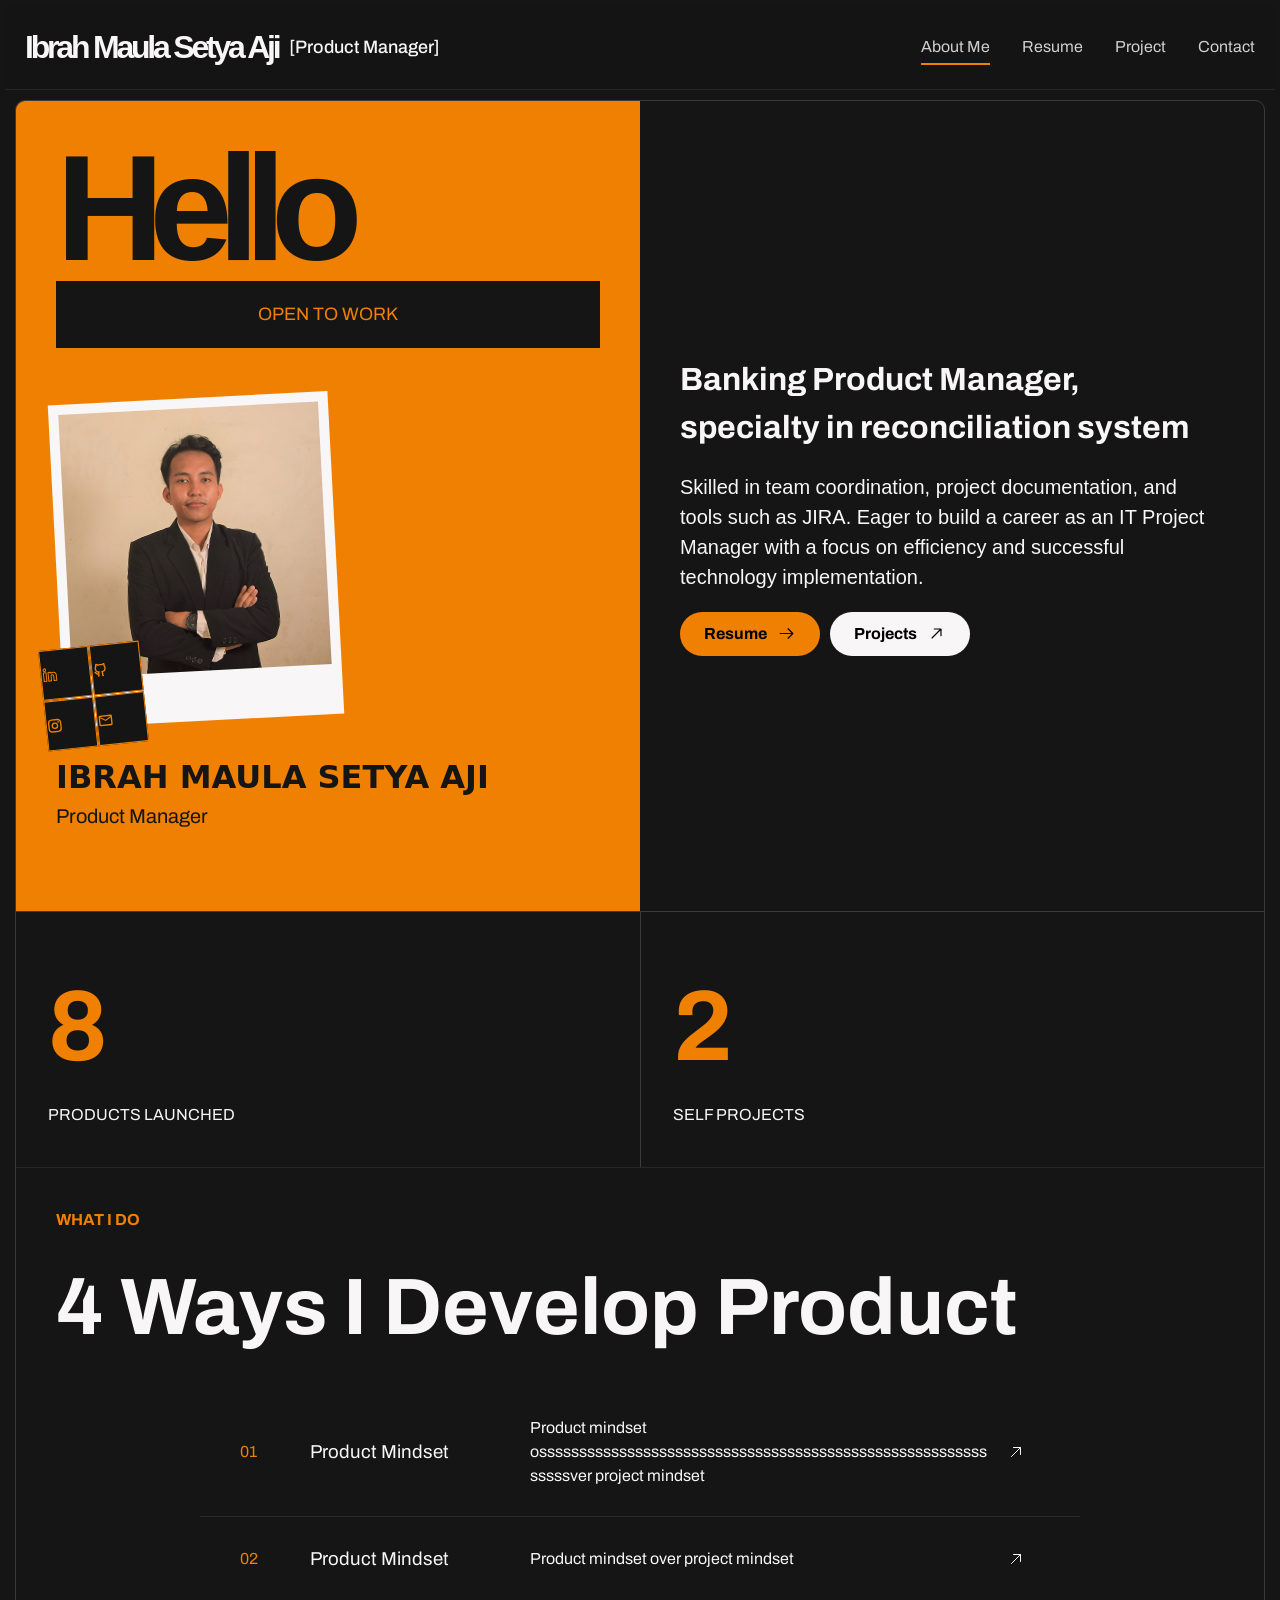
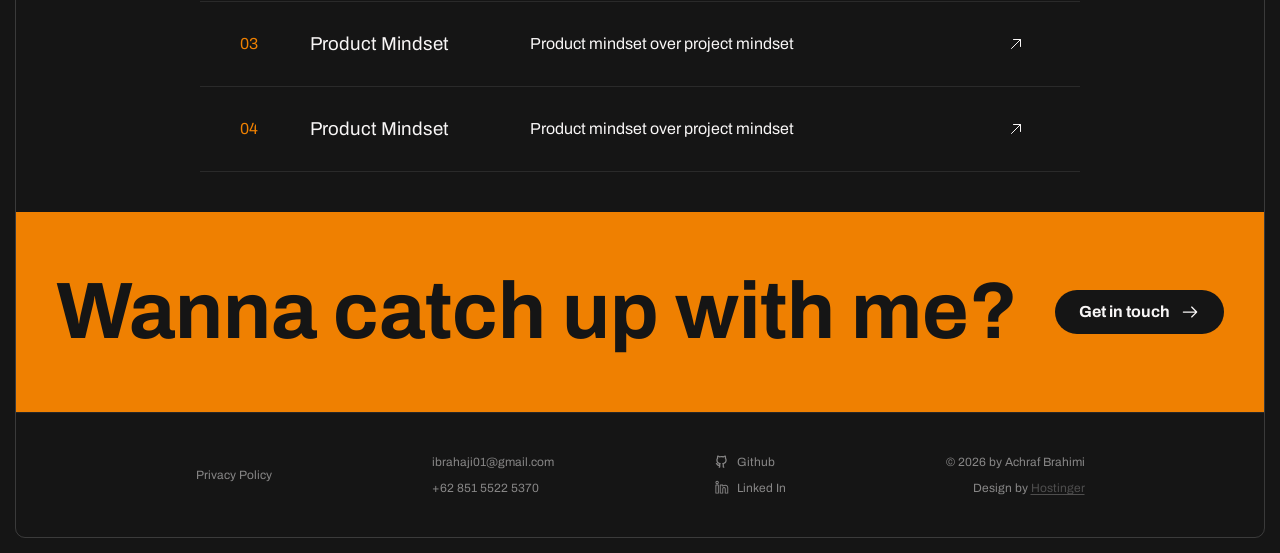
<file: index.html>
<!doctype html>
<html lang="en">
  <head>
    <meta charset="UTF-8" />
    <meta name="viewport" content="width=device-width, initial-scale=1.0" />
    <title>Home</title>
    <link rel="stylesheet" href="style/main.css" />
    <link href="https://fonts.googleapis.com/css?family=Archivo" rel="stylesheet" />
    <style></style>
  </head>
  <body>
    <!--================ NAVBAR ================-->
    <header class="navbar">
      <div class="navbar-container">
        <div class="navbar-inner">
          <!--================ MAIN BRAND ================-->
          <a href="/index.html" class="navbar-inner-brand" aria-label="Ibrah Maula - Home">
            <span class="navbar-inner-brand-name">Ibrah Maula Setya Aji</span>
            <span class="navbar-inner-brand-role">[Product Manager]</span>
          </a>

          <!--================ SIDE NAVIGATION ================-->
          <button class="navbar-hamburger" id="navbar-hamburger-btn" aria-label="hamburger-nav-open">
            <svg width="40" height="40" viewBox="0 0 20 20" fill="none" xmlns="http://www.w3.org/2000/svg">
              <rect x="0.25" y="0.25" width="19.5" height="19.5" rx="9.75" stroke="#D0D0D0" stroke-opacity="0.5" stroke-width="0.5" />
              <g clip-path="url(#clip0_791_314)">
                <path
                  d="M4.5 6.66667C4.5 6.29848 4.79848 6 5.16667 6H14.8333C15.2015 6 15.5 6.29848 15.5 6.66667C15.5 7.03486 15.2015 7.33333 14.8333 7.33333H5.16667C4.79848 7.33333 4.5 7.03486 4.5 6.66667ZM4.5 10C4.5 9.63181 4.79848 9.33333 5.16667 9.33333H14.8333C15.2015 9.33333 15.5 9.63181 15.5 10C15.5 10.3682 15.2015 10.6667 14.8333 10.6667H5.16667C4.79848 10.6667 4.5 10.3682 4.5 10ZM4.5 13.3333C4.5 12.9651 4.79848 12.6667 5.16667 12.6667H14.8333C15.2015 12.6667 15.5 12.9651 15.5 13.3333C15.5 13.7015 15.2015 14 14.8333 14H5.16667C4.79848 14 4.5 13.7015 4.5 13.3333Z"
                  fill="#F8F6F6"
                />
              </g>
              <defs>
                <clipPath id="clip0_791_314">
                  <rect width="11" height="8" fill="white" transform="translate(4.5 6)" />
                </clipPath>
              </defs>
            </svg>
          </button>

          <!--================ MAIN NAVIGATION ================-->
          <nav class="navbar-inner-nav" aria-label="Main Navigation">
            <a href="/index.html" class="navbar-inner-nav-link" aria-current="page">About Me</a>
            <a href="/resume.html" class="navbar-inner-nav-link">Resume</a>
            <a href="/project.html" class="navbar-inner-nav-link">Project</a>
            <a href="/contact.html" class="navbar-inner-nav-link">Contact</a>
          </nav>
        </div>
      </div>
    </header>
    <div class="main-border">
      <main>
        <!--================ PROFILE SECTION ================-->
        <section class="main-profile">
          <div class="main-profile-left">
            <div class="main-profile-left-head">
              <h1>Hello</h1>
              <h4>OPEN TO WORK</h4>
            </div>
            <div class="main-profile-left-body">
              <div class="main-profile-left-body-profilepicture">
                <img src="img\Ibrah Maula 3.png" alt="Ibrah Maula" />
                <div class="main-profile-left-body-profilepicture-social">
                  <button>
                    <svg xmlns="http://www.w3.org/2000/svg" width="1em" height="1em" viewBox="0 0 24 24" stroke="none">
                      <title>linkedin-outline</title>
                      <path
                        fill-rule="evenodd"
                        d="M5 1.25a2.75 2.75 0 1 0 0 5.5a2.75 2.75 0 0 0 0-5.5M3.75 4a1.25 1.25 0 1 1 2.5 0a1.25 1.25 0 0 1-2.5 0m-1.5 4A.75.75 0 0 1 3 7.25h4a.75.75 0 0 1 .75.75v13a.75.75 0 0 1-.75.75H3a.75.75 0 0 1-.75-.75zm1.5.75v11.5h2.5V8.75zM9.25 8a.75.75 0 0 1 .75-.75h4a.75.75 0 0 1 .75.75v.434l.435-.187a7.8 7.8 0 0 1 2.358-.595C20.318 7.4 22.75 9.58 22.75 12.38V21a.75.75 0 0 1-.75.75h-4a.75.75 0 0 1-.75-.75v-7a1.25 1.25 0 0 0-2.5 0v7a.75.75 0 0 1-.75.75h-4a.75.75 0 0 1-.75-.75zm1.5.75v11.5h2.5V14a2.75 2.75 0 1 1 5.5 0v6.25h2.5v-7.87c0-1.904-1.661-3.408-3.57-3.234a6.3 6.3 0 0 0-1.904.48l-1.48.635a.75.75 0 0 1-1.046-.69V8.75z"
                        clip-rule="evenodd"
                      />
                    </svg>
                  </button>
                  <button>
                    <svg xmlns="http://www.w3.org/2000/svg" width="1em" height="1em" viewBox="0 0 24 24" stroke="none">
                      <title>github-line</title>
                      <path
                        fill-rule="evenodd"
                        d="M5.884 18.653c-.3-.2-.558-.455-.86-.816a51 51 0 0 1-.466-.579c-.463-.575-.755-.841-1.056-.95a1 1 0 1 1 .675-1.882c.752.27 1.261.735 1.947 1.588c-.094-.117.34.427.433.539c.19.227.33.365.44.438c.204.137.588.196 1.15.14c.024-.382.094-.753.202-1.095c-2.968-.726-4.648-2.64-4.648-6.396c0-1.24.37-2.356 1.058-3.292c-.218-.894-.185-1.975.302-3.192a1 1 0 0 1 .63-.582c.081-.024.127-.035.208-.047c.803-.124 1.937.17 3.415 1.096a11.7 11.7 0 0 1 2.687-.308c.912 0 1.819.104 2.684.308c1.477-.933 2.614-1.227 3.422-1.096q.128.02.218.05a1 1 0 0 1 .616.58c.487 1.216.52 2.296.302 3.19c.691.936 1.058 2.045 1.058 3.293c0 3.757-1.674 5.665-4.642 6.392c.125.415.19.878.19 1.38c0 .665-.002 1.299-.007 2.01c0 .19-.002.394-.005.706a1 1 0 0 1-.018 1.958c-1.14.227-1.984-.532-1.984-1.525l.002-.447l.005-.705c.005-.707.008-1.337.008-1.997c0-.697-.184-1.152-.426-1.361c-.661-.57-.326-1.654.541-1.751c2.966-.333 4.336-1.482 4.336-4.66c0-.955-.312-1.744-.913-2.404A1 1 0 0 1 17.2 6.19c.166-.414.236-.957.095-1.614l-.01.003c-.491.139-1.11.44-1.858.949a1 1 0 0 1-.833.135a9.6 9.6 0 0 0-2.592-.349c-.89 0-1.772.118-2.592.35a1 1 0 0 1-.829-.134c-.753-.507-1.374-.807-1.87-.947c-.143.653-.072 1.194.093 1.607a1 1 0 0 1-.189 1.045c-.597.655-.913 1.458-.913 2.404c0 3.172 1.371 4.328 4.322 4.66c.865.097 1.202 1.177.545 1.748c-.193.168-.43.732-.43 1.364v3.15c0 .985-.834 1.725-1.96 1.528a1 1 0 0 1-.04-1.962v-.99c-.91.061-1.661-.088-2.254-.485"
                      />
                    </svg>
                  </button>
                  <button>
                    <svg xmlns="http://www.w3.org/2000/svg" width="1em" height="1em" viewBox="0 0 24 24" stroke="none">
                      <title>instagram</title>
                      <path
                        fill-rule="evenodd"
                        d="M7.8 2h8.4C19.4 2 22 4.6 22 7.8v8.4a5.8 5.8 0 0 1-5.8 5.8H7.8C4.6 22 2 19.4 2 16.2V7.8A5.8 5.8 0 0 1 7.8 2m-.2 2A3.6 3.6 0 0 0 4 7.6v8.8C4 18.39 5.61 20 7.6 20h8.8a3.6 3.6 0 0 0 3.6-3.6V7.6C20 5.61 18.39 4 16.4 4zm9.65 1.5a1.25 1.25 0 0 1 1.25 1.25A1.25 1.25 0 0 1 17.25 8A1.25 1.25 0 0 1 16 6.75a1.25 1.25 0 0 1 1.25-1.25M12 7a5 5 0 0 1 5 5a5 5 0 0 1-5 5a5 5 0 0 1-5-5a5 5 0 0 1 5-5m0 2a3 3 0 0 0-3 3a3 3 0 0 0 3 3a3 3 0 0 0 3-3a3 3 0 0 0-3-3"
                      />
                    </svg>
                  </button>
                  <button>
                    <svg xmlns="http://www.w3.org/2000/svg" width="1em" height="1em" viewBox="0 0 24 24" stroke="none">
                      <title>outline-email</title>
                      <path fill-rule="evenodd" d="M22 6c0-1.1-.9-2-2-2H4c-1.1 0-2 .9-2 2v12c0 1.1.9 2 2 2h16c1.1 0 2-.9 2-2zm-2 0l-8 5l-8-5zm0 12H4V8l8 5l8-5z" />
                    </svg>
                  </button>
                </div>
              </div>
              <div class="main-profile-left-body-roleandname">
                <h3>IBRAH MAULA SETYA AJI</h3>
                <h4>Product Manager</h4>
              </div>
            </div>
          </div>
          <div class="main-profile-right">
            <div class="main-profile-right-body">
              <h3>Banking Product Manager, specialty in reconciliation system</h3>
              <p>Skilled in team coordination, project documentation, and tools such as JIRA. Eager to build a career as an IT Project Manager with a focus on efficiency and successful technology implementation.</p>
              <div class="main-profile-right-body-buttons">
                <button class="btn btn--primary" onclick="resume_btn_act()">
                  Resume
                  <svg xmlns="http://www.w3.org/2000/svg" width="20" height="20" viewBox="0 0 24 24">
                    <title>arrow-right-outline</title>
                    <path
                      fill="currentColor"
                      fill-rule="evenodd"
                      d="M13.4697 5.46967C13.7626 5.17678 14.2374 5.17678 14.5303 5.46967L20.5303 11.4697C20.8232 11.7626 20.8232 12.2374 20.5303 12.5303L14.5303 18.5303C14.2374 18.8232 13.7626 18.8232 13.4697 18.5303C13.1768 18.2374 13.1768 17.7626 13.4697 17.4697L18.1893 12.75H4C3.58579 12.75 3.25 12.4142 3.25 12C3.25 11.5858 3.58579 11.25 4 11.25H18.1893L13.4697 6.53033C13.1768 6.23744 13.1768 5.76256 13.4697 5.46967Z"
                      clip-rule="evenodd"
                    />
                  </svg>
                </button>
                <button class="btn btn--secondary" onclick="project_btn_act()">
                  Projects
                  <svg xmlns="http://www.w3.org/2000/svg" width="20" height="20" viewBox="0 0 24 24" transform="rotate(-45)">
                    <title>arrow-right-outline</title>
                    <path
                      fill="currentColor"
                      fill-rule="evenodd"
                      d="M13.4697 5.46967C13.7626 5.17678 14.2374 5.17678 14.5303 5.46967L20.5303 11.4697C20.8232 11.7626 20.8232 12.2374 20.5303 12.5303L14.5303 18.5303C14.2374 18.8232 13.7626 18.8232 13.4697 18.5303C13.1768 18.2374 13.1768 17.7626 13.4697 17.4697L18.1893 12.75H4C3.58579 12.75 3.25 12.4142 3.25 12C3.25 11.5858 3.58579 11.25 4 11.25H18.1893L13.4697 6.53033C13.1768 6.23744 13.1768 5.76256 13.4697 5.46967Z"
                      clip-rule="evenodd"
                    />
                  </svg>
                </button>
              </div>
            </div>
          </div>
        </section>

        <!--================ STATISTICS SECTION ================-->
        <section class="main-statistics">
          <div class="main-statistics-left">
            <div class="main-statistics-left-content">
              <h1>8</h1>
              <p>PRODUCTS LAUNCHED</p>
            </div>
          </div>
          <div class="main-statistics-right">
            <div class="main-statistics-right-content">
              <h1>2</h1>
              <p>SELF PROJECTS</p>
            </div>
          </div>
        </section>

        <!--================ MINDSET SECTION ================-->
        <section class="main-mindset">
          <div class="main-mindset-header">
            <h4>WHAT I DO</h4>
            <h1>4 Ways I Develop Product</h1>
          </div>
          <div class="main-mindset-list">
            <ol>
              <li>
                <div class="main-mindset-list-item">
                  <span>01</span>
                  <h3>Product Mindset</h3>
                  <p>Product mindset osssssssssssssssssssssssssssssssssssssssssssssssssssssssssssssver project mindset</p>
                  <svg xmlns="http://www.w3.org/2000/svg" width="1em" height="1em" viewBox="0 0 24 24">
                    <title>arrow-up-right</title>
                    <path fill="none" stroke="currentColor" stroke-linecap="round" stroke-linejoin="round" stroke-width="1.5" d="m5.25 18.75l13.5-13.5m-10.5 0h10.5v10.5" />
                  </svg>
                </div>
              </li>
              <li>
                <div class="main-mindset-list-item">
                  <span>02</span>
                  <h3>Product Mindset</h3>
                  <p>Product mindset over project mindset</p>
                  <svg xmlns="http://www.w3.org/2000/svg" width="1em" height="1em" viewBox="0 0 24 24">
                    <title>arrow-up-right</title>
                    <path fill="none" stroke="currentColor" stroke-linecap="round" stroke-linejoin="round" stroke-width="1.5" d="m5.25 18.75l13.5-13.5m-10.5 0h10.5v10.5" />
                  </svg>
                </div>
              </li>
              <li>
                <div class="main-mindset-list-item">
                  <span>03</span>
                  <h3>Product Mindset</h3>
                  <p>Product mindset over project mindset</p>
                  <svg xmlns="http://www.w3.org/2000/svg" width="1em" height="1em" viewBox="0 0 24 24">
                    <title>arrow-up-right</title>
                    <path fill="none" stroke="currentColor" stroke-linecap="round" stroke-linejoin="round" stroke-width="1.5" d="m5.25 18.75l13.5-13.5m-10.5 0h10.5v10.5" />
                  </svg>
                </div>
              </li>
              <li>
                <div class="main-mindset-list-item">
                  <span>04</span>
                  <h3>Product Mindset</h3>
                  <p>Product mindset over project mindset</p>
                  <svg xmlns="http://www.w3.org/2000/svg" width="1em" height="1em" viewBox="0 0 24 24">
                    <title>arrow-up-right</title>
                    <path fill="none" stroke="currentColor" stroke-linecap="round" stroke-linejoin="round" stroke-width="1.5" d="m5.25 18.75l13.5-13.5m-10.5 0h10.5v10.5" />
                  </svg>
                </div>
              </li>
            </ol>
          </div>
        </section>

        <!--================ CONTACT SECTION ================-->
        <section class="main-contact">
          <h1>Wanna catch up with me?</h1>
          <button class="btn btn--tertiary" onclick="contact_btn_act()">
            Get in touch
            <svg xmlns="http://www.w3.org/2000/svg" width="20" height="20" viewBox="0 0 24 24">
              <title>arrow-right-outline</title>
              <path
                fill="currentColor"
                fill-rule="evenodd"
                d="M13.4697 5.46967C13.7626 5.17678 14.2374 5.17678 14.5303 5.46967L20.5303 11.4697C20.8232 11.7626 20.8232 12.2374 20.5303 12.5303L14.5303 18.5303C14.2374 18.8232 13.7626 18.8232 13.4697 18.5303C13.1768 18.2374 13.1768 17.7626 13.4697 17.4697L18.1893 12.75H4C3.58579 12.75 3.25 12.4142 3.25 12C3.25 11.5858 3.58579 11.25 4 11.25H18.1893L13.4697 6.53033C13.1768 6.23744 13.1768 5.76256 13.4697 5.46967Z"
                clip-rule="evenodd"
              />
            </svg>
          </button>
        </section>
      </main>

      <!--================ FOOTER ================-->
      <footer class="footer">
        <div class="footer-col">
          <a href="#policyModal" class="footer-link" id="openmodal"> Privacy Policy </a>
        </div>
        <div class="footer-col">
          <a href="/" class="footer-link">ibrahaji01@gmail.com</a>
          <a href="/" class="footer-link">+62 851 5522 5370</a>
        </div>
        <div class="footer-col">
          <!--prettier-ignore-->
          <a href="#" class="footer-link footer-link--icon">
            <svg class="socmed-icon" xmlns="http://www.w3.org/2000/svg" width="1em" height="1em" viewBox="0 0 24 24" fill="#f8f6f6" stroke="none">
              <title>github-line</title>
              <path
                fill-rule="evenodd"
                d="M5.884 18.653c-.3-.2-.558-.455-.86-.816a51 51 0 0 1-.466-.579c-.463-.575-.755-.841-1.056-.95a1 1 0 1 1 .675-1.882c.752.27 1.261.735 1.947 1.588c-.094-.117.34.427.433.539c.19.227.33.365.44.438c.204.137.588.196 1.15.14c.024-.382.094-.753.202-1.095c-2.968-.726-4.648-2.64-4.648-6.396c0-1.24.37-2.356 1.058-3.292c-.218-.894-.185-1.975.302-3.192a1 1 0 0 1 .63-.582c.081-.024.127-.035.208-.047c.803-.124 1.937.17 3.415 1.096a11.7 11.7 0 0 1 2.687-.308c.912 0 1.819.104 2.684.308c1.477-.933 2.614-1.227 3.422-1.096q.128.02.218.05a1 1 0 0 1 .616.58c.487 1.216.52 2.296.302 3.19c.691.936 1.058 2.045 1.058 3.293c0 3.757-1.674 5.665-4.642 6.392c.125.415.19.878.19 1.38c0 .665-.002 1.299-.007 2.01c0 .19-.002.394-.005.706a1 1 0 0 1-.018 1.958c-1.14.227-1.984-.532-1.984-1.525l.002-.447l.005-.705c.005-.707.008-1.337.008-1.997c0-.697-.184-1.152-.426-1.361c-.661-.57-.326-1.654.541-1.751c2.966-.333 4.336-1.482 4.336-4.66c0-.955-.312-1.744-.913-2.404A1 1 0 0 1 17.2 6.19c.166-.414.236-.957.095-1.614l-.01.003c-.491.139-1.11.44-1.858.949a1 1 0 0 1-.833.135a9.6 9.6 0 0 0-2.592-.349c-.89 0-1.772.118-2.592.35a1 1 0 0 1-.829-.134c-.753-.507-1.374-.807-1.87-.947c-.143.653-.072 1.194.093 1.607a1 1 0 0 1-.189 1.045c-.597.655-.913 1.458-.913 2.404c0 3.172 1.371 4.328 4.322 4.66c.865.097 1.202 1.177.545 1.748c-.193.168-.43.732-.43 1.364v3.15c0 .985-.834 1.725-1.96 1.528a1 1 0 0 1-.04-1.962v-.99c-.91.061-1.661-.088-2.254-.485"
              />
            </svg>Github
          </a>
          <!--prettier-ignore-->
          <a href="#" class="footer-link footer-link--icon">
            <svg class="socmed-icon" xmlns="http://www.w3.org/2000/svg" width="1em" height="1em" viewBox="0 0 24 24" fill="#f8f6f6" stroke="none">
              <title>linkedin-outline</title>
              <path
                fill-rule="evenodd"
                d="M5 1.25a2.75 2.75 0 1 0 0 5.5a2.75 2.75 0 0 0 0-5.5M3.75 4a1.25 1.25 0 1 1 2.5 0a1.25 1.25 0 0 1-2.5 0m-1.5 4A.75.75 0 0 1 3 7.25h4a.75.75 0 0 1 .75.75v13a.75.75 0 0 1-.75.75H3a.75.75 0 0 1-.75-.75zm1.5.75v11.5h2.5V8.75zM9.25 8a.75.75 0 0 1 .75-.75h4a.75.75 0 0 1 .75.75v.434l.435-.187a7.8 7.8 0 0 1 2.358-.595C20.318 7.4 22.75 9.58 22.75 12.38V21a.75.75 0 0 1-.75.75h-4a.75.75 0 0 1-.75-.75v-7a1.25 1.25 0 0 0-2.5 0v7a.75.75 0 0 1-.75.75h-4a.75.75 0 0 1-.75-.75zm1.5.75v11.5h2.5V14a2.75 2.75 0 1 1 5.5 0v6.25h2.5v-7.87c0-1.904-1.661-3.408-3.57-3.234a6.3 6.3 0 0 0-1.904.48l-1.48.635a.75.75 0 0 1-1.046-.69V8.75z"
                clip-rule="evenodd"
              />
            </svg>Linked In
          </a>
        </div>
        <div class="footer-col footer-col--right">
          <p class="footer-text">© 2026 by Achraf Brahimi</p>
          <p class="footer-text">Design by <a href="" class="footer-link footer-link--inline">Hostinger</a></p>
        </div>
      </footer>
    </div>

    <!--================ PRIVACY POLICY MODAL ================-->
    <dialog class="modal" id="policyModal" aria-labelledby="modalPolicy">
      <div class="modal__header">
        <h3 class="modal__title" id="modalPolicy">Privacy Policy</h3>
        <button class="modal__close" aria-label="Tutup">
          <svg xmlns="http://www.w3.org/2000/svg" width="1em" height="1em" viewBox="0 0 24 24" fill="none" stroke="currentColor" stroke-width="2" stroke-linecap="round">
            <line x1="18" y1="6" x2="6" y2="18"></line>
            <line x1="6" y1="6" x2="18" y2="18"></line>
          </svg>
        </button>
      </div>
      <div class="modal__body">
        <p>
          This portfolio collects no personal data beyond what you choose to send by email. Messages you send are used solely to respond to your inquiry and are never shared with third parties. No tracking cookies, no analytics profiles, no
          newsletters you did not ask for.
        </p>
      </div>
    </dialog>

    <!--================ SIDE NAVBAR ================-->
    <div class="menuOverlay" id="menuOverlay"></div>

    <nav class="navbar-inner-sidenav" id="navbar-inner-sidenav" aria-label="Main Navigation">
      <button class="navbar-inner-sidenav-closebtn">
        <svg width="30" height="30" stroke="currentcolor" viewBox="0 0 22 22" xmlns="http://www.w3.org/2000/svg">
          <path
            d="M11 1.375C5.6375 1.375 1.375 5.6375 1.375 11C1.375 16.3625 5.6375 20.625 11 20.625C16.3625 20.625 20.625 16.3625 20.625 11C20.625 5.6375 16.3625 1.375 11 1.375ZM11 19.25C6.4625 19.25 2.75 15.5375 2.75 11C2.75 6.4625 6.4625 2.75 11 2.75C15.5375 2.75 19.25 6.4625 19.25 11C19.25 15.5375 15.5375 19.25 11 19.25Z"
            fill="currentcolor"
          />
          <path d="M14.7125 15.8125L11 12.1L7.2875 15.8125L6.1875 14.7125L9.9 11L6.1875 7.2875L7.2875 6.1875L11 9.9L14.7125 6.1875L15.8125 7.2875L12.1 11L15.8125 14.7125L14.7125 15.8125Z" fill="currentcolor" />
        </svg>
      </button>
      <div class="navbar-inner-sidenav-menu">
        <div class="navbar-inner-sidenav-menu-list">
          <a href="/index.html" class="navbar-inner-sidenav-list" aria-current="page">About Me</a>
          <svg xmlns="http://www.w3.org/2000/svg" width="20" height="20" viewBox="0 0 24 24">
            <title>arrow-right-outline</title>
            <path
              fill="currentColor"
              fill-rule="evenodd"
              d="M13.4697 5.46967C13.7626 5.17678 14.2374 5.17678 14.5303 5.46967L20.5303 11.4697C20.8232 11.7626 20.8232 12.2374 20.5303 12.5303L14.5303 18.5303C14.2374 18.8232 13.7626 18.8232 13.4697 18.5303C13.1768 18.2374 13.1768 17.7626 13.4697 17.4697L18.1893 12.75H4C3.58579 12.75 3.25 12.4142 3.25 12C3.25 11.5858 3.58579 11.25 4 11.25H18.1893L13.4697 6.53033C13.1768 6.23744 13.1768 5.76256 13.4697 5.46967Z"
              clip-rule="evenodd"
            />
          </svg>
        </div>
        <div class="navbar-inner-sidenav-menu-list">
          <a href="/resume.html" class="navbar-inner-sidenav-list">Resume</a>
          <svg xmlns="http://www.w3.org/2000/svg" width="20" height="20" viewBox="0 0 24 24">
            <title>arrow-right-outline</title>
            <path
              fill="currentColor"
              fill-rule="evenodd"
              d="M13.4697 5.46967C13.7626 5.17678 14.2374 5.17678 14.5303 5.46967L20.5303 11.4697C20.8232 11.7626 20.8232 12.2374 20.5303 12.5303L14.5303 18.5303C14.2374 18.8232 13.7626 18.8232 13.4697 18.5303C13.1768 18.2374 13.1768 17.7626 13.4697 17.4697L18.1893 12.75H4C3.58579 12.75 3.25 12.4142 3.25 12C3.25 11.5858 3.58579 11.25 4 11.25H18.1893L13.4697 6.53033C13.1768 6.23744 13.1768 5.76256 13.4697 5.46967Z"
              clip-rule="evenodd"
            />
          </svg>
        </div>
        <div class="navbar-inner-sidenav-menu-list">
          <a href="/project.html" class="navbar-inner-sidenav-list">Project</a>
          <svg xmlns="http://www.w3.org/2000/svg" width="20" height="20" viewBox="0 0 24 24">
            <title>arrow-right-outline</title>
            <path
              fill="currentColor"
              fill-rule="evenodd"
              d="M13.4697 5.46967C13.7626 5.17678 14.2374 5.17678 14.5303 5.46967L20.5303 11.4697C20.8232 11.7626 20.8232 12.2374 20.5303 12.5303L14.5303 18.5303C14.2374 18.8232 13.7626 18.8232 13.4697 18.5303C13.1768 18.2374 13.1768 17.7626 13.4697 17.4697L18.1893 12.75H4C3.58579 12.75 3.25 12.4142 3.25 12C3.25 11.5858 3.58579 11.25 4 11.25H18.1893L13.4697 6.53033C13.1768 6.23744 13.1768 5.76256 13.4697 5.46967Z"
              clip-rule="evenodd"
            />
          </svg>
        </div>
        <div class="navbar-inner-sidenav-menu-list">
          <a href="/contact.html" class="navbar-inner-sidenav-list">Contact</a>
          <svg xmlns="http://www.w3.org/2000/svg" width="20" height="20" viewBox="0 0 24 24">
            <title>arrow-right-outline</title>
            <path
              fill="currentColor"
              fill-rule="evenodd"
              d="M13.4697 5.46967C13.7626 5.17678 14.2374 5.17678 14.5303 5.46967L20.5303 11.4697C20.8232 11.7626 20.8232 12.2374 20.5303 12.5303L14.5303 18.5303C14.2374 18.8232 13.7626 18.8232 13.4697 18.5303C13.1768 18.2374 13.1768 17.7626 13.4697 17.4697L18.1893 12.75H4C3.58579 12.75 3.25 12.4142 3.25 12C3.25 11.5858 3.58579 11.25 4 11.25H18.1893L13.4697 6.53033C13.1768 6.23744 13.1768 5.76256 13.4697 5.46967Z"
              clip-rule="evenodd"
            />
          </svg>
        </div>
      </div>
    </nav>

    <script>
      //================ PRIVACY POLICY MODAL POP UP ================
      const modal = document.getElementById("policyModal");

      document.querySelectorAll('a[href="#policyModal"]').forEach((link) => {
        link.addEventListener("click", (e) => {
          e.preventDefault();
          modal.showModal();
          document.body.classList.add("modal-open");
        });
      });

      modal.querySelector(".modal__close").addEventListener("click", () => {
        modal.close();
      });

      modal.addEventListener("click", (e) => {
        if (e.target === modal) modal.close();
      });

      modal.addEventListener("close", () => {
        document.body.classList.remove("modal-open");
      });

      // ================ OPEN RESUME PAGE ================
      function resume_btn_act() {
        window.location.href = "/resume.html";
      }

      // ================ OPEN PROJECT PAGE ================
      function project_btn_act() {
        window.location.href = "/project.html";
      }

      // ================ OPEN CONTACT PAGE ================
      function contact_btn_act() {
        window.location.href = "/contact.html";
      }

      // ================ OPEN SIDE NAVBAR ================
      document.addEventListener("DOMContentLoaded", () => {
        const hamburgerBtn = document.getElementById("navbar-hamburger-btn");
        const closeBtn = document.querySelector(".navbar-inner-sidenav-closebtn");
        const sidenav = document.getElementById("navbar-inner-sidenav");
        const overlay = document.getElementById("menuOverlay");

        function openMenu() {
          sidenav.classList.add("is-open");
          if (overlay) overlay.classList.add("is-open");
          document.body.classList.add("menu-open");
        }

        function closeMenu() {
          sidenav.classList.remove("is-open");
          if (overlay) overlay.classList.remove("is-open");
          document.body.classList.remove("menu-open");
        }

        // Close navbar when click outside
        hamburgerBtn.addEventListener("click", openMenu);
        closeBtn.addEventListener("click", closeMenu);

        if (overlay) {
          overlay.addEventListener("click", closeMenu);
        }

        // Close navbar when zoom out
        window.addEventListener("resize", () => {
          if (window.innerWidth > 1100) {
            closeMenu();
          }
        });
      });
    </script>
  </body>
</html>
</file>
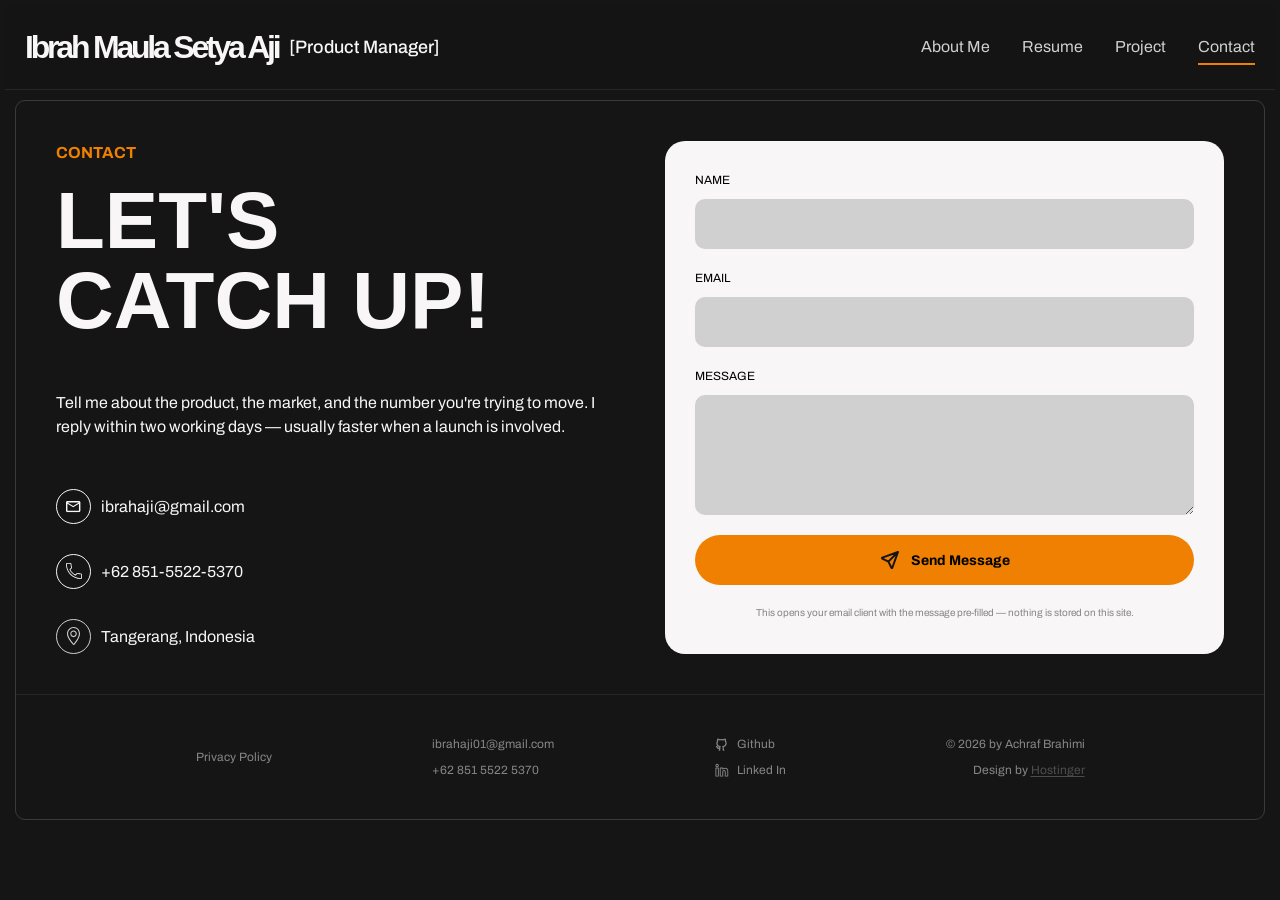
<file: contact.html>
<!doctype html>
<html lang="en">
  <head>
    <meta charset="UTF-8" />
    <meta name="viewport" content="width=device-width, initial-scale=1.0" />
    <title>Contact</title>
    <link rel="stylesheet" href="style/contact.css" />
    <link href="https://fonts.googleapis.com/css?family=Archivo" rel="stylesheet" />
    <style></style>
  </head>
  <body>
    <!--================ NAVBAR ================-->
    <header class="navbar">
      <div class="navbar-container">
        <div class="navbar-inner">
          <!--================ MAIN BRAND ================-->
          <a href="/index.html" class="navbar-inner-brand" aria-label="Ibrah Maula - Home">
            <span class="navbar-inner-brand-name">Ibrah Maula Setya Aji</span>
            <span class="navbar-inner-brand-role">[Product Manager]</span>
          </a>

          <button class="navbar-hamburger" id="navbar-hamburger-btn" aria-label="hamburger-nav-open">
            <svg width="40" height="40" viewBox="0 0 20 20" fill="none" xmlns="http://www.w3.org/2000/svg">
              <rect x="0.25" y="0.25" width="19.5" height="19.5" rx="9.75" stroke="#D0D0D0" stroke-opacity="0.5" stroke-width="0.5" />
              <g clip-path="url(#clip0_791_314)">
                <path
                  d="M4.5 6.66667C4.5 6.29848 4.79848 6 5.16667 6H14.8333C15.2015 6 15.5 6.29848 15.5 6.66667C15.5 7.03486 15.2015 7.33333 14.8333 7.33333H5.16667C4.79848 7.33333 4.5 7.03486 4.5 6.66667ZM4.5 10C4.5 9.63181 4.79848 9.33333 5.16667 9.33333H14.8333C15.2015 9.33333 15.5 9.63181 15.5 10C15.5 10.3682 15.2015 10.6667 14.8333 10.6667H5.16667C4.79848 10.6667 4.5 10.3682 4.5 10ZM4.5 13.3333C4.5 12.9651 4.79848 12.6667 5.16667 12.6667H14.8333C15.2015 12.6667 15.5 12.9651 15.5 13.3333C15.5 13.7015 15.2015 14 14.8333 14H5.16667C4.79848 14 4.5 13.7015 4.5 13.3333Z"
                  fill="#F8F6F6"
                />
              </g>
              <defs>
                <clipPath id="clip0_791_314">
                  <rect width="11" height="8" fill="white" transform="translate(4.5 6)" />
                </clipPath>
              </defs>
            </svg>
          </button>

          <!--================ NAVIGATION ================-->
          <nav class="navbar-inner-nav" aria-label="Main Navigation">
            <a href="/index.html" class="navbar-inner-nav-link">About Me</a>
            <a href="/resume.html" class="navbar-inner-nav-link">Resume</a>
            <a href="/project.html" class="navbar-inner-nav-link">Project</a>
            <a href="/contact.html" class="navbar-inner-nav-link" aria-current="page">Contact</a>
          </nav>
        </div>
      </div>
    </header>
    <div class="main-border">
      <main class="contact-container">
        <!--================ CONTACT SECTION ================-->
        <section class="contact-desc">
          <div class="contact-desc-header">
            <h4>CONTACT</h4>
            <h1>LET'S CATCH UP!</h1>
          </div>
          <div class="contact-desc-body">
            <p>Tell me about the product, the market, and the number you're trying to move. I reply within two working days — usually faster when a launch is involved.</p>
          </div>
          <div class="contact-desc-list">
            <div class="contact-desc-list-email">
              <svg width="35" height="35" viewBox="0 0 35 35" fill="none" xmlns="http://www.w3.org/2000/svg">
                <g clip-path="url(#clip0_378_491)">
                  <path
                    d="M24.4 13.4C24.4 12.63 23.752 12 22.96 12H11.44C10.648 12 10 12.63 10 13.4V21.8C10 22.57 10.648 23.2 11.44 23.2H22.96C23.752 23.2 24.4 22.57 24.4 21.8V13.4ZM22.96 13.4L17.2 16.9L11.44 13.4H22.96ZM22.96 21.8H11.44V14.8L17.2 18.3L22.96 14.8V21.8Z"
                    fill="currentColor"
                  />
                </g>
                <path d="M34.5 17.5C34.5 26.8888 26.8888 34.5 17.5 34.5C8.11116 34.5 0.5 26.8888 0.5 17.5C0.5 8.11116 8.11116 0.5 17.5 0.5C26.8888 0.5 34.5 8.11116 34.5 17.5Z" stroke="currentColor" />
                <defs>
                  <clipPath id="clip0_378_491">
                    <rect width="15" height="11.2" fill="white" transform="translate(10 12)" />
                  </clipPath>
                </defs>
              </svg>
              <span>ibrahaji@gmail.com</span>
            </div>
            <div class="contact-desc-list-phone">
              <svg width="35" height="35" viewBox="0 0 35 35" fill="none" xmlns="http://www.w3.org/2000/svg">
                <path
                  d="M24.7368 25C25.0719 25 25.3931 24.8669 25.63 24.63C25.8669 24.3931 26 24.0719 26 23.7368V20.7895C26 20.4545 25.8669 20.1332 25.63 19.8963C25.3931 19.6594 25.0719 19.5263 24.7368 19.5263C23.7516 19.5263 22.7832 19.3747 21.8568 19.0632C21.6354 18.9933 21.399 18.9853 21.1733 19.0403C20.9477 19.0952 20.7414 19.2109 20.5768 19.3747L19.3642 20.5874C17.2693 19.4441 15.5474 17.7223 14.4042 15.6274L15.6084 14.4232C15.9537 14.0947 16.08 13.6063 15.9284 13.1347C15.6253 12.2168 15.4737 11.2484 15.4737 10.2632C15.4737 9.92815 15.3406 9.60686 15.1037 9.36997C14.8668 9.13308 14.5455 9 14.2105 9H11.2632C10.9281 9 10.6069 9.13308 10.37 9.36997C10.1331 9.60686 10 9.92815 10 10.2632C10 18.3895 16.6105 25 24.7368 25ZM11.2632 9.84211H14.2105C14.3222 9.84211 14.4293 9.88647 14.5083 9.96543C14.5872 10.0444 14.6316 10.1515 14.6316 10.2632C14.6316 11.3411 14.8 12.3937 15.1284 13.3958C15.1705 13.5137 15.1621 13.6821 15.0274 13.8168L13.3684 15.4674C14.7579 18.1874 16.7958 20.2253 19.5242 21.6316L21.1663 19.9726C21.2842 19.8547 21.4442 19.8211 21.5958 19.8632C22.6063 20.2 23.6589 20.3684 24.7368 20.3684C24.8485 20.3684 24.9556 20.4128 25.0346 20.4917C25.1135 20.5707 25.1579 20.6778 25.1579 20.7895V23.7368C25.1579 23.8485 25.1135 23.9556 25.0346 24.0346C24.9556 24.1135 24.8485 24.1579 24.7368 24.1579C17.0737 24.1579 10.8421 17.9263 10.8421 10.2632C10.8421 10.1515 10.8865 10.0444 10.9654 9.96543C11.0444 9.88647 11.1515 9.84211 11.2632 9.84211Z"
                  fill="currentColor"
                />
                <path d="M34.5 17.5C34.5 26.8888 26.8888 34.5 17.5 34.5C8.11116 34.5 0.5 26.8888 0.5 17.5C0.5 8.11116 8.11116 0.5 17.5 0.5C26.8888 0.5 34.5 8.11116 34.5 17.5Z" stroke="currentColor" />
              </svg>
              <span>+62 851-5522-5370</span>
            </div>
            <div class="contact-desc-list-location">
              <svg width="35" height="35" viewBox="0 0 35 35" fill="none" xmlns="http://www.w3.org/2000/svg">
                <path
                  d="M17.5618 8C14.009 8 11 11.1428 11 14.865C11 18.7632 14.4878 22.7498 16.8338 25.5517C16.843 25.5629 17.2221 26 17.689 26H17.7302C18.1977 26 18.5741 25.5629 18.5833 25.5517C20.7847 22.9236 24 18.5894 24 14.865C24 11.1422 21.653 8 17.5618 8ZM17.779 24.7968C17.76 24.8165 17.7324 24.8384 17.708 24.857C17.6831 24.839 17.656 24.8165 17.636 24.7968L17.3527 24.4581C15.1286 21.8087 12.0828 18.1799 12.0828 14.8644C12.0828 11.7526 14.5918 9.12391 17.5612 9.12391C21.2603 9.12391 22.9161 12.0068 22.9161 14.8644C22.9161 17.3811 21.1877 20.7236 17.779 24.7968ZM17.519 11.406C15.7244 11.406 14.269 12.917 14.269 14.7811C14.269 16.6453 15.7244 18.1563 17.519 18.1563C19.3135 18.1563 20.769 16.6448 20.769 14.7811C20.769 12.9175 19.314 11.406 17.519 11.406ZM17.519 17.0312C16.324 17.0312 15.3274 15.9973 15.3274 14.7564C15.3274 13.5155 16.2991 12.5063 17.494 12.5063C18.6895 12.5063 19.6607 13.5155 19.6607 14.7564C19.6613 15.9973 18.7144 17.0312 17.519 17.0312Z"
                  fill="#D0D0D0"
                />
                <path d="M34.5 17.5C34.5 26.8888 26.8888 34.5 17.5 34.5C8.11116 34.5 0.5 26.8888 0.5 17.5C0.5 8.11116 8.11116 0.5 17.5 0.5C26.8888 0.5 34.5 8.11116 34.5 17.5Z" stroke="#D0D0D0" />
              </svg>
              <span>Tangerang, Indonesia</span>
            </div>
          </div>
        </section>
        <form action="" class="contact-form">
          <div class="form-group">
            <label for="name">NAME</label>
            <input type="text" id="name" />
          </div>
          <div class="form-group">
            <label for="email">EMAIL</label>
            <input type="email" id="email" />
          </div>
          <div class="form-group">
            <label for="message">MESSAGE</label>
            <textarea name="message" id="message"></textarea>
          </div>
          <button class="btn btn--primary contact-btn">
            <svg width="22" height="22" viewBox="0 0 22 22" fill="none" xmlns="http://www.w3.org/2000/svg">
              <path
                d="M9.39347 12.6065L19 3M19 3L3.28022 8.67659C3.19661 8.7149 3.12576 8.77642 3.07608 8.85383C3.02641 8.93123 3 9.02127 3 9.11325C3 9.20522 3.02641 9.29526 3.07608 9.37267C3.12576 9.45007 3.19661 9.51159 3.28022 9.54991L9.39347 12.6065L12.4501 18.7198C12.4884 18.8034 12.5499 18.8742 12.6273 18.9239C12.7047 18.9736 12.7948 19 12.8868 19C12.9787 19 13.0688 18.9736 13.1462 18.9239C13.2236 18.8742 13.2851 18.8034 13.3234 18.7198L19 3Z"
                stroke-width="2"
                stroke-linecap="round"
                stroke-linejoin="round"
                stroke="#151515"
              />
            </svg>
            <span>Send Message</span>
          </button>
          <span class="form-footnote">This opens your email client with the message pre-filled — nothing is stored on this site.</span>
        </form>
      </main>

      <!--================ FOOTER ================-->
      <footer class="footer">
        <div class="footer-col">
          <a href="#policyModal" class="footer-link" id="openmodal"> Privacy Policy </a>
        </div>
        <div class="footer-col">
          <a href="/" class="footer-link">ibrahaji01@gmail.com</a>
          <a href="/" class="footer-link">+62 851 5522 5370</a>
        </div>
        <div class="footer-col">
          <!--prettier-ignore-->
          <a href="#" class="footer-link footer-link--icon">
            <svg class="socmed-icon" xmlns="http://www.w3.org/2000/svg" width="1em" height="1em" viewBox="0 0 24 24" fill="#f8f6f6" stroke="none">
              <title>github-line</title>
              <path
                fill-rule="evenodd"
                d="M5.884 18.653c-.3-.2-.558-.455-.86-.816a51 51 0 0 1-.466-.579c-.463-.575-.755-.841-1.056-.95a1 1 0 1 1 .675-1.882c.752.27 1.261.735 1.947 1.588c-.094-.117.34.427.433.539c.19.227.33.365.44.438c.204.137.588.196 1.15.14c.024-.382.094-.753.202-1.095c-2.968-.726-4.648-2.64-4.648-6.396c0-1.24.37-2.356 1.058-3.292c-.218-.894-.185-1.975.302-3.192a1 1 0 0 1 .63-.582c.081-.024.127-.035.208-.047c.803-.124 1.937.17 3.415 1.096a11.7 11.7 0 0 1 2.687-.308c.912 0 1.819.104 2.684.308c1.477-.933 2.614-1.227 3.422-1.096q.128.02.218.05a1 1 0 0 1 .616.58c.487 1.216.52 2.296.302 3.19c.691.936 1.058 2.045 1.058 3.293c0 3.757-1.674 5.665-4.642 6.392c.125.415.19.878.19 1.38c0 .665-.002 1.299-.007 2.01c0 .19-.002.394-.005.706a1 1 0 0 1-.018 1.958c-1.14.227-1.984-.532-1.984-1.525l.002-.447l.005-.705c.005-.707.008-1.337.008-1.997c0-.697-.184-1.152-.426-1.361c-.661-.57-.326-1.654.541-1.751c2.966-.333 4.336-1.482 4.336-4.66c0-.955-.312-1.744-.913-2.404A1 1 0 0 1 17.2 6.19c.166-.414.236-.957.095-1.614l-.01.003c-.491.139-1.11.44-1.858.949a1 1 0 0 1-.833.135a9.6 9.6 0 0 0-2.592-.349c-.89 0-1.772.118-2.592.35a1 1 0 0 1-.829-.134c-.753-.507-1.374-.807-1.87-.947c-.143.653-.072 1.194.093 1.607a1 1 0 0 1-.189 1.045c-.597.655-.913 1.458-.913 2.404c0 3.172 1.371 4.328 4.322 4.66c.865.097 1.202 1.177.545 1.748c-.193.168-.43.732-.43 1.364v3.15c0 .985-.834 1.725-1.96 1.528a1 1 0 0 1-.04-1.962v-.99c-.91.061-1.661-.088-2.254-.485"
              />
            </svg>Github
          </a>
          <!--prettier-ignore-->
          <a href="#" class="footer-link footer-link--icon">
            <svg class="socmed-icon" xmlns="http://www.w3.org/2000/svg" width="1em" height="1em" viewBox="0 0 24 24" fill="#f8f6f6" stroke="none">
              <title>linkedin-outline</title>
              <path
                fill-rule="evenodd"
                d="M5 1.25a2.75 2.75 0 1 0 0 5.5a2.75 2.75 0 0 0 0-5.5M3.75 4a1.25 1.25 0 1 1 2.5 0a1.25 1.25 0 0 1-2.5 0m-1.5 4A.75.75 0 0 1 3 7.25h4a.75.75 0 0 1 .75.75v13a.75.75 0 0 1-.75.75H3a.75.75 0 0 1-.75-.75zm1.5.75v11.5h2.5V8.75zM9.25 8a.75.75 0 0 1 .75-.75h4a.75.75 0 0 1 .75.75v.434l.435-.187a7.8 7.8 0 0 1 2.358-.595C20.318 7.4 22.75 9.58 22.75 12.38V21a.75.75 0 0 1-.75.75h-4a.75.75 0 0 1-.75-.75v-7a1.25 1.25 0 0 0-2.5 0v7a.75.75 0 0 1-.75.75h-4a.75.75 0 0 1-.75-.75zm1.5.75v11.5h2.5V14a2.75 2.75 0 1 1 5.5 0v6.25h2.5v-7.87c0-1.904-1.661-3.408-3.57-3.234a6.3 6.3 0 0 0-1.904.48l-1.48.635a.75.75 0 0 1-1.046-.69V8.75z"
                clip-rule="evenodd"
              />
            </svg>Linked In
          </a>
        </div>
        <div class="footer-col footer-col--right">
          <p class="footer-text">© 2026 by Achraf Brahimi</p>
          <p class="footer-text">Design by <a href="" class="footer-link footer-link--inline">Hostinger</a></p>
        </div>
      </footer>
    </div>

    <!--================ PRIVACY POLICY MODAL ================-->
    <dialog class="modal" id="policyModal" aria-labelledby="modalPolicy">
      <div class="modal__header">
        <h3 class="modal__title" id="modalPolicy">Privacy Policy</h3>
        <button class="modal__close" aria-label="Tutup">
          <svg xmlns="http://www.w3.org/2000/svg" width="1em" height="1em" viewBox="0 0 24 24" fill="none" stroke="currentColor" stroke-width="2" stroke-linecap="round">
            <line x1="18" y1="6" x2="6" y2="18"></line>
            <line x1="6" y1="6" x2="18" y2="18"></line>
          </svg>
        </button>
      </div>
      <div class="modal__body">
        <p>
          This portfolio collects no personal data beyond what you choose to send by email. Messages you send are used solely to respond to your inquiry and are never shared with third parties. No tracking cookies, no analytics profiles, no
          newsletters you did not ask for.
        </p>
      </div>
    </dialog>

    <!--================ SIDE NAVBAR ================-->
    <div class="menuOverlay" id="menuOverlay"></div>

    <nav class="navbar-inner-sidenav" id="navbar-inner-sidenav" aria-label="Main Navigation">
      <button class="navbar-inner-sidenav-closebtn">
        <svg width="30" height="30" stroke="currentcolor" viewBox="0 0 22 22" xmlns="http://www.w3.org/2000/svg">
          <path
            d="M11 1.375C5.6375 1.375 1.375 5.6375 1.375 11C1.375 16.3625 5.6375 20.625 11 20.625C16.3625 20.625 20.625 16.3625 20.625 11C20.625 5.6375 16.3625 1.375 11 1.375ZM11 19.25C6.4625 19.25 2.75 15.5375 2.75 11C2.75 6.4625 6.4625 2.75 11 2.75C15.5375 2.75 19.25 6.4625 19.25 11C19.25 15.5375 15.5375 19.25 11 19.25Z"
            fill="currentcolor"
          />
          <path d="M14.7125 15.8125L11 12.1L7.2875 15.8125L6.1875 14.7125L9.9 11L6.1875 7.2875L7.2875 6.1875L11 9.9L14.7125 6.1875L15.8125 7.2875L12.1 11L15.8125 14.7125L14.7125 15.8125Z" fill="currentcolor" />
        </svg>
      </button>
      <div class="navbar-inner-sidenav-menu">
        <div class="navbar-inner-sidenav-menu-list">
          <a href="/index.html" class="navbar-inner-sidenav-list" aria-current="page">About Me</a>
          <svg xmlns="http://www.w3.org/2000/svg" width="20" height="20" viewBox="0 0 24 24">
            <title>arrow-right-outline</title>
            <path
              fill="currentColor"
              fill-rule="evenodd"
              d="M13.4697 5.46967C13.7626 5.17678 14.2374 5.17678 14.5303 5.46967L20.5303 11.4697C20.8232 11.7626 20.8232 12.2374 20.5303 12.5303L14.5303 18.5303C14.2374 18.8232 13.7626 18.8232 13.4697 18.5303C13.1768 18.2374 13.1768 17.7626 13.4697 17.4697L18.1893 12.75H4C3.58579 12.75 3.25 12.4142 3.25 12C3.25 11.5858 3.58579 11.25 4 11.25H18.1893L13.4697 6.53033C13.1768 6.23744 13.1768 5.76256 13.4697 5.46967Z"
              clip-rule="evenodd"
            />
          </svg>
        </div>
        <div class="navbar-inner-sidenav-menu-list">
          <a href="/resume.html" class="navbar-inner-sidenav-list">Resume</a>
          <svg xmlns="http://www.w3.org/2000/svg" width="20" height="20" viewBox="0 0 24 24">
            <title>arrow-right-outline</title>
            <path
              fill="currentColor"
              fill-rule="evenodd"
              d="M13.4697 5.46967C13.7626 5.17678 14.2374 5.17678 14.5303 5.46967L20.5303 11.4697C20.8232 11.7626 20.8232 12.2374 20.5303 12.5303L14.5303 18.5303C14.2374 18.8232 13.7626 18.8232 13.4697 18.5303C13.1768 18.2374 13.1768 17.7626 13.4697 17.4697L18.1893 12.75H4C3.58579 12.75 3.25 12.4142 3.25 12C3.25 11.5858 3.58579 11.25 4 11.25H18.1893L13.4697 6.53033C13.1768 6.23744 13.1768 5.76256 13.4697 5.46967Z"
              clip-rule="evenodd"
            />
          </svg>
        </div>
        <div class="navbar-inner-sidenav-menu-list">
          <a href="/project.html" class="navbar-inner-sidenav-list">Project</a>
          <svg xmlns="http://www.w3.org/2000/svg" width="20" height="20" viewBox="0 0 24 24">
            <title>arrow-right-outline</title>
            <path
              fill="currentColor"
              fill-rule="evenodd"
              d="M13.4697 5.46967C13.7626 5.17678 14.2374 5.17678 14.5303 5.46967L20.5303 11.4697C20.8232 11.7626 20.8232 12.2374 20.5303 12.5303L14.5303 18.5303C14.2374 18.8232 13.7626 18.8232 13.4697 18.5303C13.1768 18.2374 13.1768 17.7626 13.4697 17.4697L18.1893 12.75H4C3.58579 12.75 3.25 12.4142 3.25 12C3.25 11.5858 3.58579 11.25 4 11.25H18.1893L13.4697 6.53033C13.1768 6.23744 13.1768 5.76256 13.4697 5.46967Z"
              clip-rule="evenodd"
            />
          </svg>
        </div>
        <div class="navbar-inner-sidenav-menu-list">
          <a href="/contact.html" class="navbar-inner-sidenav-list">Contact</a>
          <svg xmlns="http://www.w3.org/2000/svg" width="20" height="20" viewBox="0 0 24 24">
            <title>arrow-right-outline</title>
            <path
              fill="currentColor"
              fill-rule="evenodd"
              d="M13.4697 5.46967C13.7626 5.17678 14.2374 5.17678 14.5303 5.46967L20.5303 11.4697C20.8232 11.7626 20.8232 12.2374 20.5303 12.5303L14.5303 18.5303C14.2374 18.8232 13.7626 18.8232 13.4697 18.5303C13.1768 18.2374 13.1768 17.7626 13.4697 17.4697L18.1893 12.75H4C3.58579 12.75 3.25 12.4142 3.25 12C3.25 11.5858 3.58579 11.25 4 11.25H18.1893L13.4697 6.53033C13.1768 6.23744 13.1768 5.76256 13.4697 5.46967Z"
              clip-rule="evenodd"
            />
          </svg>
        </div>
      </div>
    </nav>

    <script>
      //================ PRIVACY POLICY MODAL POP UP ================
      const modal = document.getElementById("policyModal");

      document.querySelectorAll('a[href="#policyModal"]').forEach((link) => {
        link.addEventListener("click", (e) => {
          e.preventDefault();
          modal.showModal();
          document.body.classList.add("modal-open");
        });
      });

      modal.querySelector(".modal__close").addEventListener("click", () => {
        modal.close();
      });

      modal.addEventListener("click", (e) => {
        if (e.target === modal) modal.close();
      });

      modal.addEventListener("close", () => {
        document.body.classList.remove("modal-open");
      });

      // ================ OPEN RESUME PAGE ================
      function resume_btn_act() {
        window.location.href = "/resume.html";
      }

      // ================ OPEN PROJECT PAGE ================
      function project_btn_act() {
        window.location.href = "/project.html";
      }

      // ================ OPEN CONTACT PAGE ================
      function contact_btn_act() {
        window.location.href = "/contact.html";
      }

      // ================ OPEN SIDE NAVBAR ================
      document.addEventListener("DOMContentLoaded", () => {
        const hamburgerBtn = document.getElementById("navbar-hamburger-btn");
        const closeBtn = document.querySelector(".navbar-inner-sidenav-closebtn");
        const sidenav = document.getElementById("navbar-inner-sidenav");
        const overlay = document.getElementById("menuOverlay");

        function openMenu() {
          sidenav.classList.add("is-open");
          if (overlay) overlay.classList.add("is-open");
          document.body.classList.add("menu-open");
        }

        function closeMenu() {
          sidenav.classList.remove("is-open");
          if (overlay) overlay.classList.remove("is-open");
          document.body.classList.remove("menu-open");
        }

        hamburgerBtn.addEventListener("click", openMenu);
        closeBtn.addEventListener("click", closeMenu);

        if (overlay) {
          overlay.addEventListener("click", closeMenu);
        }

        window.addEventListener("resize", () => {
          if (window.innerWidth > 1100) {
            closeMenu();
          }
        });
      });
    </script>
  </body>
</html>
</file>
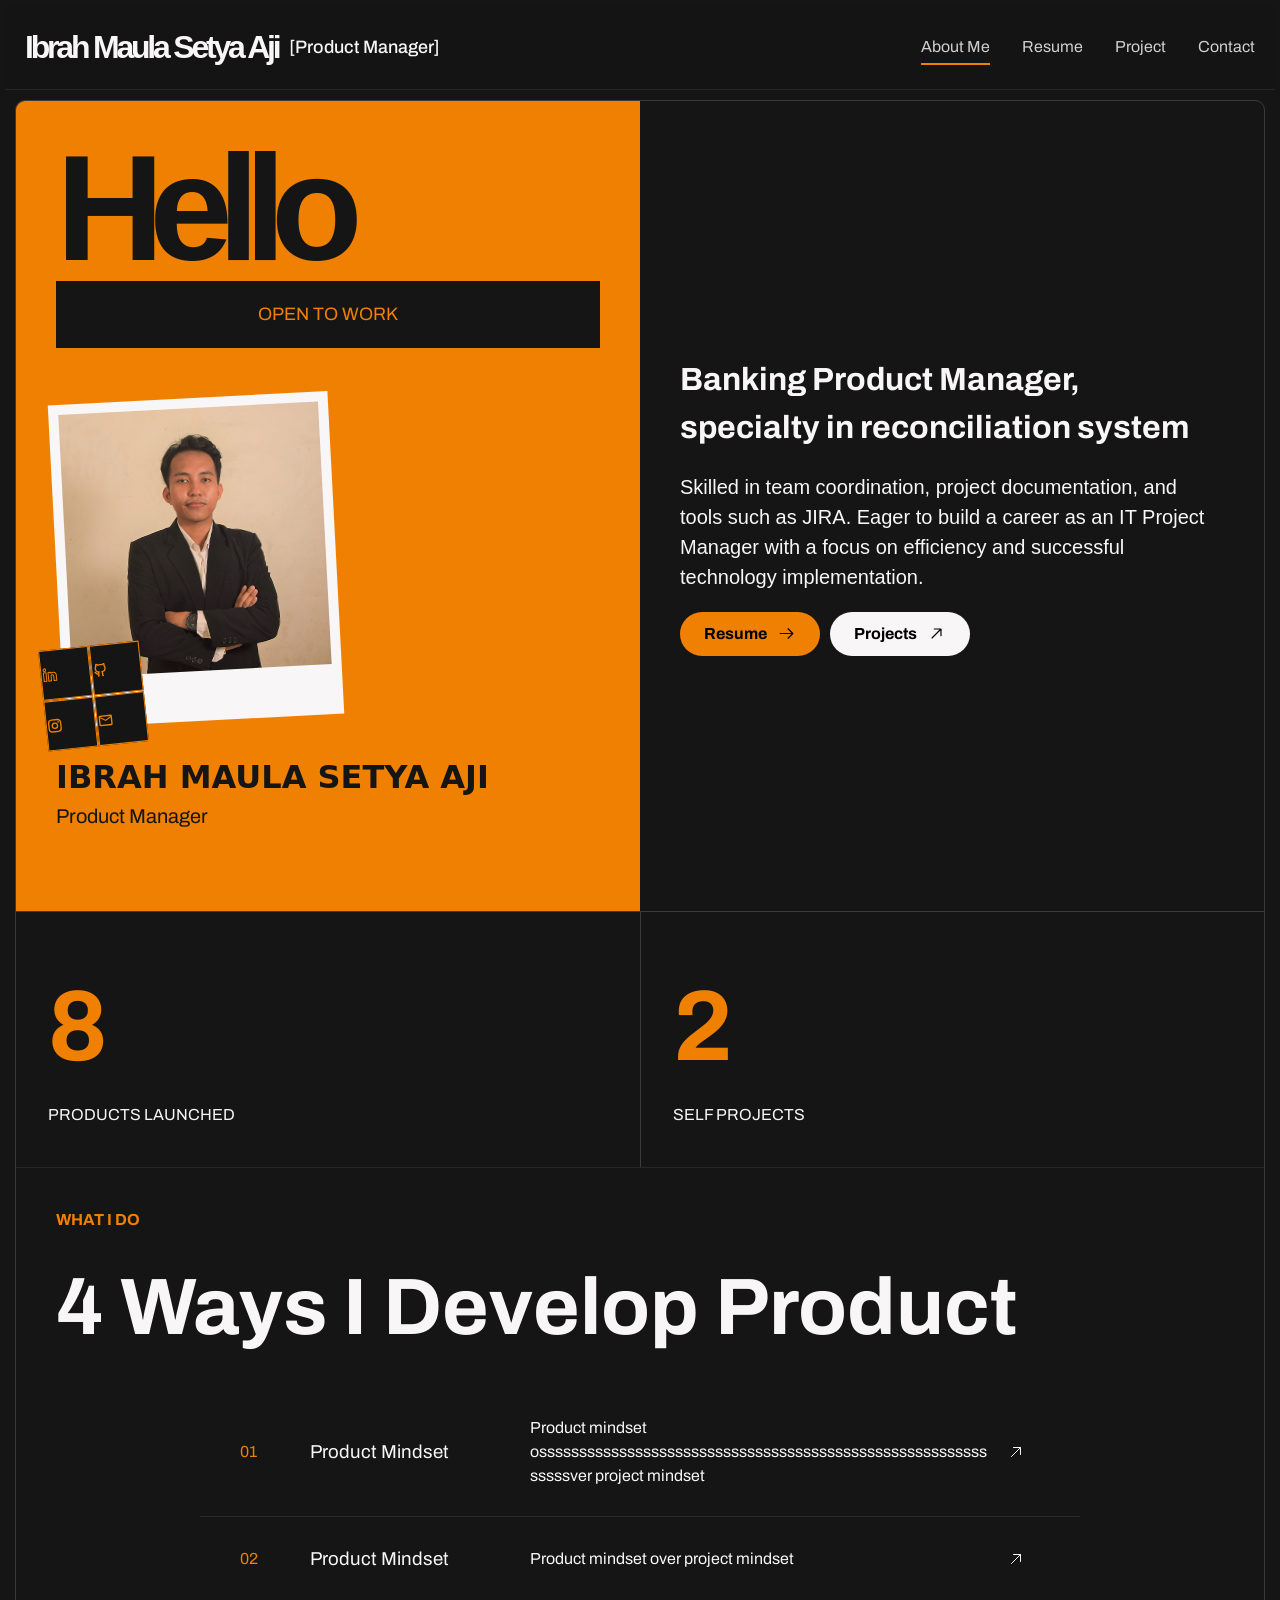
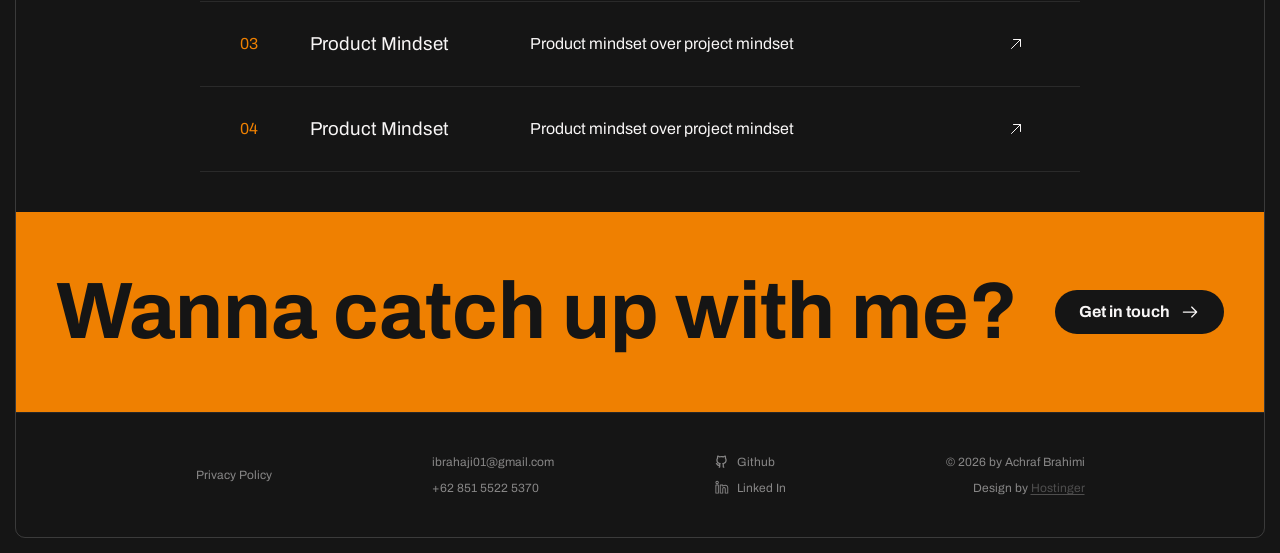
<file: main.html>
<!doctype html>
<html lang="en">
  <head>
    <meta charset="UTF-8" />
    <meta name="viewport" content="width=device-width, initial-scale=1.0" />
    <title>Home</title>
    <link rel="stylesheet" href="style/main.css" />
    <link href="https://fonts.googleapis.com/css?family=Archivo" rel="stylesheet" />
    <style></style>
  </head>
  <body>
    <!--================ NAVBAR ================-->
    <header class="navbar">
      <div class="navbar-container">
        <div class="navbar-inner">
          <!--================ MAIN BRAND ================-->
          <a href="/main.html" class="navbar-inner-brand" aria-label="Ibrah Maula - Home">
            <span class="navbar-inner-brand-name">Ibrah Maula Setya Aji</span>
            <span class="navbar-inner-brand-role">[Product Manager]</span>
          </a>

          <!--================ SIDE NAVIGATION ================-->
          <button class="navbar-hamburger" id="navbar-hamburger-btn" aria-label="hamburger-nav-open">
            <svg width="40" height="40" viewBox="0 0 20 20" fill="none" xmlns="http://www.w3.org/2000/svg">
              <rect x="0.25" y="0.25" width="19.5" height="19.5" rx="9.75" stroke="#D0D0D0" stroke-opacity="0.5" stroke-width="0.5" />
              <g clip-path="url(#clip0_791_314)">
                <path
                  d="M4.5 6.66667C4.5 6.29848 4.79848 6 5.16667 6H14.8333C15.2015 6 15.5 6.29848 15.5 6.66667C15.5 7.03486 15.2015 7.33333 14.8333 7.33333H5.16667C4.79848 7.33333 4.5 7.03486 4.5 6.66667ZM4.5 10C4.5 9.63181 4.79848 9.33333 5.16667 9.33333H14.8333C15.2015 9.33333 15.5 9.63181 15.5 10C15.5 10.3682 15.2015 10.6667 14.8333 10.6667H5.16667C4.79848 10.6667 4.5 10.3682 4.5 10ZM4.5 13.3333C4.5 12.9651 4.79848 12.6667 5.16667 12.6667H14.8333C15.2015 12.6667 15.5 12.9651 15.5 13.3333C15.5 13.7015 15.2015 14 14.8333 14H5.16667C4.79848 14 4.5 13.7015 4.5 13.3333Z"
                  fill="#F8F6F6"
                />
              </g>
              <defs>
                <clipPath id="clip0_791_314">
                  <rect width="11" height="8" fill="white" transform="translate(4.5 6)" />
                </clipPath>
              </defs>
            </svg>
          </button>

          <!--================ MAIN NAVIGATION ================-->
          <nav class="navbar-inner-nav" aria-label="Main Navigation">
            <a href="/main.html" class="navbar-inner-nav-link" aria-current="page">About Me</a>
            <a href="/resume.html" class="navbar-inner-nav-link">Resume</a>
            <a href="/project.html" class="navbar-inner-nav-link">Project</a>
            <a href="/contact.html" class="navbar-inner-nav-link">Contact</a>
          </nav>
        </div>
      </div>
    </header>
    <div class="main-border">
      <main>
        <!--================ PROFILE SECTION ================-->
        <section class="main-profile">
          <div class="main-profile-left">
            <div class="main-profile-left-head">
              <h1>Hello</h1>
              <h4>OPEN TO WORK</h4>
            </div>
            <div class="main-profile-left-body">
              <div class="main-profile-left-body-profilepicture">
                <img src="img\Ibrah Maula 3.png" alt="Ibrah Maula" />
                <div class="main-profile-left-body-profilepicture-social">
                  <button>
                    <svg xmlns="http://www.w3.org/2000/svg" width="1em" height="1em" viewBox="0 0 24 24" stroke="none">
                      <title>linkedin-outline</title>
                      <path
                        fill-rule="evenodd"
                        d="M5 1.25a2.75 2.75 0 1 0 0 5.5a2.75 2.75 0 0 0 0-5.5M3.75 4a1.25 1.25 0 1 1 2.5 0a1.25 1.25 0 0 1-2.5 0m-1.5 4A.75.75 0 0 1 3 7.25h4a.75.75 0 0 1 .75.75v13a.75.75 0 0 1-.75.75H3a.75.75 0 0 1-.75-.75zm1.5.75v11.5h2.5V8.75zM9.25 8a.75.75 0 0 1 .75-.75h4a.75.75 0 0 1 .75.75v.434l.435-.187a7.8 7.8 0 0 1 2.358-.595C20.318 7.4 22.75 9.58 22.75 12.38V21a.75.75 0 0 1-.75.75h-4a.75.75 0 0 1-.75-.75v-7a1.25 1.25 0 0 0-2.5 0v7a.75.75 0 0 1-.75.75h-4a.75.75 0 0 1-.75-.75zm1.5.75v11.5h2.5V14a2.75 2.75 0 1 1 5.5 0v6.25h2.5v-7.87c0-1.904-1.661-3.408-3.57-3.234a6.3 6.3 0 0 0-1.904.48l-1.48.635a.75.75 0 0 1-1.046-.69V8.75z"
                        clip-rule="evenodd"
                      />
                    </svg>
                  </button>
                  <button>
                    <svg xmlns="http://www.w3.org/2000/svg" width="1em" height="1em" viewBox="0 0 24 24" stroke="none">
                      <title>github-line</title>
                      <path
                        fill-rule="evenodd"
                        d="M5.884 18.653c-.3-.2-.558-.455-.86-.816a51 51 0 0 1-.466-.579c-.463-.575-.755-.841-1.056-.95a1 1 0 1 1 .675-1.882c.752.27 1.261.735 1.947 1.588c-.094-.117.34.427.433.539c.19.227.33.365.44.438c.204.137.588.196 1.15.14c.024-.382.094-.753.202-1.095c-2.968-.726-4.648-2.64-4.648-6.396c0-1.24.37-2.356 1.058-3.292c-.218-.894-.185-1.975.302-3.192a1 1 0 0 1 .63-.582c.081-.024.127-.035.208-.047c.803-.124 1.937.17 3.415 1.096a11.7 11.7 0 0 1 2.687-.308c.912 0 1.819.104 2.684.308c1.477-.933 2.614-1.227 3.422-1.096q.128.02.218.05a1 1 0 0 1 .616.58c.487 1.216.52 2.296.302 3.19c.691.936 1.058 2.045 1.058 3.293c0 3.757-1.674 5.665-4.642 6.392c.125.415.19.878.19 1.38c0 .665-.002 1.299-.007 2.01c0 .19-.002.394-.005.706a1 1 0 0 1-.018 1.958c-1.14.227-1.984-.532-1.984-1.525l.002-.447l.005-.705c.005-.707.008-1.337.008-1.997c0-.697-.184-1.152-.426-1.361c-.661-.57-.326-1.654.541-1.751c2.966-.333 4.336-1.482 4.336-4.66c0-.955-.312-1.744-.913-2.404A1 1 0 0 1 17.2 6.19c.166-.414.236-.957.095-1.614l-.01.003c-.491.139-1.11.44-1.858.949a1 1 0 0 1-.833.135a9.6 9.6 0 0 0-2.592-.349c-.89 0-1.772.118-2.592.35a1 1 0 0 1-.829-.134c-.753-.507-1.374-.807-1.87-.947c-.143.653-.072 1.194.093 1.607a1 1 0 0 1-.189 1.045c-.597.655-.913 1.458-.913 2.404c0 3.172 1.371 4.328 4.322 4.66c.865.097 1.202 1.177.545 1.748c-.193.168-.43.732-.43 1.364v3.15c0 .985-.834 1.725-1.96 1.528a1 1 0 0 1-.04-1.962v-.99c-.91.061-1.661-.088-2.254-.485"
                      />
                    </svg>
                  </button>
                  <button>
                    <svg xmlns="http://www.w3.org/2000/svg" width="1em" height="1em" viewBox="0 0 24 24" stroke="none">
                      <title>instagram</title>
                      <path
                        fill-rule="evenodd"
                        d="M7.8 2h8.4C19.4 2 22 4.6 22 7.8v8.4a5.8 5.8 0 0 1-5.8 5.8H7.8C4.6 22 2 19.4 2 16.2V7.8A5.8 5.8 0 0 1 7.8 2m-.2 2A3.6 3.6 0 0 0 4 7.6v8.8C4 18.39 5.61 20 7.6 20h8.8a3.6 3.6 0 0 0 3.6-3.6V7.6C20 5.61 18.39 4 16.4 4zm9.65 1.5a1.25 1.25 0 0 1 1.25 1.25A1.25 1.25 0 0 1 17.25 8A1.25 1.25 0 0 1 16 6.75a1.25 1.25 0 0 1 1.25-1.25M12 7a5 5 0 0 1 5 5a5 5 0 0 1-5 5a5 5 0 0 1-5-5a5 5 0 0 1 5-5m0 2a3 3 0 0 0-3 3a3 3 0 0 0 3 3a3 3 0 0 0 3-3a3 3 0 0 0-3-3"
                      />
                    </svg>
                  </button>
                  <button>
                    <svg xmlns="http://www.w3.org/2000/svg" width="1em" height="1em" viewBox="0 0 24 24" stroke="none">
                      <title>outline-email</title>
                      <path fill-rule="evenodd" d="M22 6c0-1.1-.9-2-2-2H4c-1.1 0-2 .9-2 2v12c0 1.1.9 2 2 2h16c1.1 0 2-.9 2-2zm-2 0l-8 5l-8-5zm0 12H4V8l8 5l8-5z" />
                    </svg>
                  </button>
                </div>
              </div>
              <div class="main-profile-left-body-roleandname">
                <h3>IBRAH MAULA SETYA AJI</h3>
                <h4>Product Manager</h4>
              </div>
            </div>
          </div>
          <div class="main-profile-right">
            <div class="main-profile-right-body">
              <h3>Banking Product Manager, specialty in reconciliation system</h3>
              <p>Skilled in team coordination, project documentation, and tools such as JIRA. Eager to build a career as an IT Project Manager with a focus on efficiency and successful technology implementation.</p>
              <div class="main-profile-right-body-buttons">
                <button class="btn btn--primary" onclick="resume_btn_act()">
                  Resume
                  <svg xmlns="http://www.w3.org/2000/svg" width="20" height="20" viewBox="0 0 24 24">
                    <title>arrow-right-outline</title>
                    <path
                      fill="currentColor"
                      fill-rule="evenodd"
                      d="M13.4697 5.46967C13.7626 5.17678 14.2374 5.17678 14.5303 5.46967L20.5303 11.4697C20.8232 11.7626 20.8232 12.2374 20.5303 12.5303L14.5303 18.5303C14.2374 18.8232 13.7626 18.8232 13.4697 18.5303C13.1768 18.2374 13.1768 17.7626 13.4697 17.4697L18.1893 12.75H4C3.58579 12.75 3.25 12.4142 3.25 12C3.25 11.5858 3.58579 11.25 4 11.25H18.1893L13.4697 6.53033C13.1768 6.23744 13.1768 5.76256 13.4697 5.46967Z"
                      clip-rule="evenodd"
                    />
                  </svg>
                </button>
                <button class="btn btn--secondary" onclick="project_btn_act()">
                  Projects
                  <svg xmlns="http://www.w3.org/2000/svg" width="20" height="20" viewBox="0 0 24 24" transform="rotate(-45)">
                    <title>arrow-right-outline</title>
                    <path
                      fill="currentColor"
                      fill-rule="evenodd"
                      d="M13.4697 5.46967C13.7626 5.17678 14.2374 5.17678 14.5303 5.46967L20.5303 11.4697C20.8232 11.7626 20.8232 12.2374 20.5303 12.5303L14.5303 18.5303C14.2374 18.8232 13.7626 18.8232 13.4697 18.5303C13.1768 18.2374 13.1768 17.7626 13.4697 17.4697L18.1893 12.75H4C3.58579 12.75 3.25 12.4142 3.25 12C3.25 11.5858 3.58579 11.25 4 11.25H18.1893L13.4697 6.53033C13.1768 6.23744 13.1768 5.76256 13.4697 5.46967Z"
                      clip-rule="evenodd"
                    />
                  </svg>
                </button>
              </div>
            </div>
          </div>
        </section>

        <!--================ STATISTICS SECTION ================-->
        <section class="main-statistics">
          <div class="main-statistics-left">
            <div class="main-statistics-left-content">
              <h1>8</h1>
              <p>PRODUCTS LAUNCHED</p>
            </div>
          </div>
          <div class="main-statistics-right">
            <div class="main-statistics-right-content">
              <h1>2</h1>
              <p>SELF PROJECTS</p>
            </div>
          </div>
        </section>

        <!--================ MINDSET SECTION ================-->
        <section class="main-mindset">
          <div class="main-mindset-header">
            <h4>WHAT I DO</h4>
            <h1>4 Ways I Develop Product</h1>
          </div>
          <div class="main-mindset-list">
            <ol>
              <li>
                <div class="main-mindset-list-item">
                  <span>01</span>
                  <h3>Product Mindset</h3>
                  <p>Product mindset osssssssssssssssssssssssssssssssssssssssssssssssssssssssssssssver project mindset</p>
                  <svg xmlns="http://www.w3.org/2000/svg" width="1em" height="1em" viewBox="0 0 24 24">
                    <title>arrow-up-right</title>
                    <path fill="none" stroke="currentColor" stroke-linecap="round" stroke-linejoin="round" stroke-width="1.5" d="m5.25 18.75l13.5-13.5m-10.5 0h10.5v10.5" />
                  </svg>
                </div>
              </li>
              <li>
                <div class="main-mindset-list-item">
                  <span>02</span>
                  <h3>Product Mindset</h3>
                  <p>Product mindset over project mindset</p>
                  <svg xmlns="http://www.w3.org/2000/svg" width="1em" height="1em" viewBox="0 0 24 24">
                    <title>arrow-up-right</title>
                    <path fill="none" stroke="currentColor" stroke-linecap="round" stroke-linejoin="round" stroke-width="1.5" d="m5.25 18.75l13.5-13.5m-10.5 0h10.5v10.5" />
                  </svg>
                </div>
              </li>
              <li>
                <div class="main-mindset-list-item">
                  <span>03</span>
                  <h3>Product Mindset</h3>
                  <p>Product mindset over project mindset</p>
                  <svg xmlns="http://www.w3.org/2000/svg" width="1em" height="1em" viewBox="0 0 24 24">
                    <title>arrow-up-right</title>
                    <path fill="none" stroke="currentColor" stroke-linecap="round" stroke-linejoin="round" stroke-width="1.5" d="m5.25 18.75l13.5-13.5m-10.5 0h10.5v10.5" />
                  </svg>
                </div>
              </li>
              <li>
                <div class="main-mindset-list-item">
                  <span>04</span>
                  <h3>Product Mindset</h3>
                  <p>Product mindset over project mindset</p>
                  <svg xmlns="http://www.w3.org/2000/svg" width="1em" height="1em" viewBox="0 0 24 24">
                    <title>arrow-up-right</title>
                    <path fill="none" stroke="currentColor" stroke-linecap="round" stroke-linejoin="round" stroke-width="1.5" d="m5.25 18.75l13.5-13.5m-10.5 0h10.5v10.5" />
                  </svg>
                </div>
              </li>
            </ol>
          </div>
        </section>

        <!--================ CONTACT SECTION ================-->
        <section class="main-contact">
          <h1>Wanna catch up with me?</h1>
          <button class="btn btn--tertiary" onclick="contact_btn_act()">
            Get in touch
            <svg xmlns="http://www.w3.org/2000/svg" width="20" height="20" viewBox="0 0 24 24">
              <title>arrow-right-outline</title>
              <path
                fill="currentColor"
                fill-rule="evenodd"
                d="M13.4697 5.46967C13.7626 5.17678 14.2374 5.17678 14.5303 5.46967L20.5303 11.4697C20.8232 11.7626 20.8232 12.2374 20.5303 12.5303L14.5303 18.5303C14.2374 18.8232 13.7626 18.8232 13.4697 18.5303C13.1768 18.2374 13.1768 17.7626 13.4697 17.4697L18.1893 12.75H4C3.58579 12.75 3.25 12.4142 3.25 12C3.25 11.5858 3.58579 11.25 4 11.25H18.1893L13.4697 6.53033C13.1768 6.23744 13.1768 5.76256 13.4697 5.46967Z"
                clip-rule="evenodd"
              />
            </svg>
          </button>
        </section>
      </main>

      <!--================ FOOTER ================-->
      <footer class="footer">
        <div class="footer-col">
          <a href="#policyModal" class="footer-link" id="openmodal"> Privacy Policy </a>
        </div>
        <div class="footer-col">
          <a href="/" class="footer-link">ibrahaji01@gmail.com</a>
          <a href="/" class="footer-link">+62 851 5522 5370</a>
        </div>
        <div class="footer-col">
          <!--prettier-ignore-->
          <a href="#" class="footer-link footer-link--icon">
            <svg class="socmed-icon" xmlns="http://www.w3.org/2000/svg" width="1em" height="1em" viewBox="0 0 24 24" fill="#f8f6f6" stroke="none">
              <title>github-line</title>
              <path
                fill-rule="evenodd"
                d="M5.884 18.653c-.3-.2-.558-.455-.86-.816a51 51 0 0 1-.466-.579c-.463-.575-.755-.841-1.056-.95a1 1 0 1 1 .675-1.882c.752.27 1.261.735 1.947 1.588c-.094-.117.34.427.433.539c.19.227.33.365.44.438c.204.137.588.196 1.15.14c.024-.382.094-.753.202-1.095c-2.968-.726-4.648-2.64-4.648-6.396c0-1.24.37-2.356 1.058-3.292c-.218-.894-.185-1.975.302-3.192a1 1 0 0 1 .63-.582c.081-.024.127-.035.208-.047c.803-.124 1.937.17 3.415 1.096a11.7 11.7 0 0 1 2.687-.308c.912 0 1.819.104 2.684.308c1.477-.933 2.614-1.227 3.422-1.096q.128.02.218.05a1 1 0 0 1 .616.58c.487 1.216.52 2.296.302 3.19c.691.936 1.058 2.045 1.058 3.293c0 3.757-1.674 5.665-4.642 6.392c.125.415.19.878.19 1.38c0 .665-.002 1.299-.007 2.01c0 .19-.002.394-.005.706a1 1 0 0 1-.018 1.958c-1.14.227-1.984-.532-1.984-1.525l.002-.447l.005-.705c.005-.707.008-1.337.008-1.997c0-.697-.184-1.152-.426-1.361c-.661-.57-.326-1.654.541-1.751c2.966-.333 4.336-1.482 4.336-4.66c0-.955-.312-1.744-.913-2.404A1 1 0 0 1 17.2 6.19c.166-.414.236-.957.095-1.614l-.01.003c-.491.139-1.11.44-1.858.949a1 1 0 0 1-.833.135a9.6 9.6 0 0 0-2.592-.349c-.89 0-1.772.118-2.592.35a1 1 0 0 1-.829-.134c-.753-.507-1.374-.807-1.87-.947c-.143.653-.072 1.194.093 1.607a1 1 0 0 1-.189 1.045c-.597.655-.913 1.458-.913 2.404c0 3.172 1.371 4.328 4.322 4.66c.865.097 1.202 1.177.545 1.748c-.193.168-.43.732-.43 1.364v3.15c0 .985-.834 1.725-1.96 1.528a1 1 0 0 1-.04-1.962v-.99c-.91.061-1.661-.088-2.254-.485"
              />
            </svg>Github
          </a>
          <!--prettier-ignore-->
          <a href="#" class="footer-link footer-link--icon">
            <svg class="socmed-icon" xmlns="http://www.w3.org/2000/svg" width="1em" height="1em" viewBox="0 0 24 24" fill="#f8f6f6" stroke="none">
              <title>linkedin-outline</title>
              <path
                fill-rule="evenodd"
                d="M5 1.25a2.75 2.75 0 1 0 0 5.5a2.75 2.75 0 0 0 0-5.5M3.75 4a1.25 1.25 0 1 1 2.5 0a1.25 1.25 0 0 1-2.5 0m-1.5 4A.75.75 0 0 1 3 7.25h4a.75.75 0 0 1 .75.75v13a.75.75 0 0 1-.75.75H3a.75.75 0 0 1-.75-.75zm1.5.75v11.5h2.5V8.75zM9.25 8a.75.75 0 0 1 .75-.75h4a.75.75 0 0 1 .75.75v.434l.435-.187a7.8 7.8 0 0 1 2.358-.595C20.318 7.4 22.75 9.58 22.75 12.38V21a.75.75 0 0 1-.75.75h-4a.75.75 0 0 1-.75-.75v-7a1.25 1.25 0 0 0-2.5 0v7a.75.75 0 0 1-.75.75h-4a.75.75 0 0 1-.75-.75zm1.5.75v11.5h2.5V14a2.75 2.75 0 1 1 5.5 0v6.25h2.5v-7.87c0-1.904-1.661-3.408-3.57-3.234a6.3 6.3 0 0 0-1.904.48l-1.48.635a.75.75 0 0 1-1.046-.69V8.75z"
                clip-rule="evenodd"
              />
            </svg>Linked In
          </a>
        </div>
        <div class="footer-col footer-col--right">
          <p class="footer-text">© 2026 by Achraf Brahimi</p>
          <p class="footer-text">Design by <a href="" class="footer-link footer-link--inline">Hostinger</a></p>
        </div>
      </footer>
    </div>

    <!--================ PRIVACY POLICY MODAL ================-->
    <dialog class="modal" id="policyModal" aria-labelledby="modalPolicy">
      <div class="modal__header">
        <h3 class="modal__title" id="modalPolicy">Privacy Policy</h3>
        <button class="modal__close" aria-label="Tutup">
          <svg xmlns="http://www.w3.org/2000/svg" width="1em" height="1em" viewBox="0 0 24 24" fill="none" stroke="currentColor" stroke-width="2" stroke-linecap="round">
            <line x1="18" y1="6" x2="6" y2="18"></line>
            <line x1="6" y1="6" x2="18" y2="18"></line>
          </svg>
        </button>
      </div>
      <div class="modal__body">
        <p>
          This portfolio collects no personal data beyond what you choose to send by email. Messages you send are used solely to respond to your inquiry and are never shared with third parties. No tracking cookies, no analytics profiles, no
          newsletters you did not ask for.
        </p>
      </div>
    </dialog>

    <!--================ SIDE NAVBAR ================-->
    <div class="menuOverlay" id="menuOverlay"></div>

    <nav class="navbar-inner-sidenav" id="navbar-inner-sidenav" aria-label="Main Navigation">
      <button class="navbar-inner-sidenav-closebtn">
        <svg width="30" height="30" stroke="currentcolor" viewBox="0 0 22 22" xmlns="http://www.w3.org/2000/svg">
          <path
            d="M11 1.375C5.6375 1.375 1.375 5.6375 1.375 11C1.375 16.3625 5.6375 20.625 11 20.625C16.3625 20.625 20.625 16.3625 20.625 11C20.625 5.6375 16.3625 1.375 11 1.375ZM11 19.25C6.4625 19.25 2.75 15.5375 2.75 11C2.75 6.4625 6.4625 2.75 11 2.75C15.5375 2.75 19.25 6.4625 19.25 11C19.25 15.5375 15.5375 19.25 11 19.25Z"
            fill="currentcolor"
          />
          <path d="M14.7125 15.8125L11 12.1L7.2875 15.8125L6.1875 14.7125L9.9 11L6.1875 7.2875L7.2875 6.1875L11 9.9L14.7125 6.1875L15.8125 7.2875L12.1 11L15.8125 14.7125L14.7125 15.8125Z" fill="currentcolor" />
        </svg>
      </button>
      <div class="navbar-inner-sidenav-menu">
        <div class="navbar-inner-sidenav-menu-list">
          <a href="/main.html" class="navbar-inner-sidenav-list" aria-current="page">About Me</a>
          <svg xmlns="http://www.w3.org/2000/svg" width="20" height="20" viewBox="0 0 24 24">
            <title>arrow-right-outline</title>
            <path
              fill="currentColor"
              fill-rule="evenodd"
              d="M13.4697 5.46967C13.7626 5.17678 14.2374 5.17678 14.5303 5.46967L20.5303 11.4697C20.8232 11.7626 20.8232 12.2374 20.5303 12.5303L14.5303 18.5303C14.2374 18.8232 13.7626 18.8232 13.4697 18.5303C13.1768 18.2374 13.1768 17.7626 13.4697 17.4697L18.1893 12.75H4C3.58579 12.75 3.25 12.4142 3.25 12C3.25 11.5858 3.58579 11.25 4 11.25H18.1893L13.4697 6.53033C13.1768 6.23744 13.1768 5.76256 13.4697 5.46967Z"
              clip-rule="evenodd"
            />
          </svg>
        </div>
        <div class="navbar-inner-sidenav-menu-list">
          <a href="/resume.html" class="navbar-inner-sidenav-list">Resume</a>
          <svg xmlns="http://www.w3.org/2000/svg" width="20" height="20" viewBox="0 0 24 24">
            <title>arrow-right-outline</title>
            <path
              fill="currentColor"
              fill-rule="evenodd"
              d="M13.4697 5.46967C13.7626 5.17678 14.2374 5.17678 14.5303 5.46967L20.5303 11.4697C20.8232 11.7626 20.8232 12.2374 20.5303 12.5303L14.5303 18.5303C14.2374 18.8232 13.7626 18.8232 13.4697 18.5303C13.1768 18.2374 13.1768 17.7626 13.4697 17.4697L18.1893 12.75H4C3.58579 12.75 3.25 12.4142 3.25 12C3.25 11.5858 3.58579 11.25 4 11.25H18.1893L13.4697 6.53033C13.1768 6.23744 13.1768 5.76256 13.4697 5.46967Z"
              clip-rule="evenodd"
            />
          </svg>
        </div>
        <div class="navbar-inner-sidenav-menu-list">
          <a href="/project.html" class="navbar-inner-sidenav-list">Project</a>
          <svg xmlns="http://www.w3.org/2000/svg" width="20" height="20" viewBox="0 0 24 24">
            <title>arrow-right-outline</title>
            <path
              fill="currentColor"
              fill-rule="evenodd"
              d="M13.4697 5.46967C13.7626 5.17678 14.2374 5.17678 14.5303 5.46967L20.5303 11.4697C20.8232 11.7626 20.8232 12.2374 20.5303 12.5303L14.5303 18.5303C14.2374 18.8232 13.7626 18.8232 13.4697 18.5303C13.1768 18.2374 13.1768 17.7626 13.4697 17.4697L18.1893 12.75H4C3.58579 12.75 3.25 12.4142 3.25 12C3.25 11.5858 3.58579 11.25 4 11.25H18.1893L13.4697 6.53033C13.1768 6.23744 13.1768 5.76256 13.4697 5.46967Z"
              clip-rule="evenodd"
            />
          </svg>
        </div>
        <div class="navbar-inner-sidenav-menu-list">
          <a href="/contact.html" class="navbar-inner-sidenav-list">Contact</a>
          <svg xmlns="http://www.w3.org/2000/svg" width="20" height="20" viewBox="0 0 24 24">
            <title>arrow-right-outline</title>
            <path
              fill="currentColor"
              fill-rule="evenodd"
              d="M13.4697 5.46967C13.7626 5.17678 14.2374 5.17678 14.5303 5.46967L20.5303 11.4697C20.8232 11.7626 20.8232 12.2374 20.5303 12.5303L14.5303 18.5303C14.2374 18.8232 13.7626 18.8232 13.4697 18.5303C13.1768 18.2374 13.1768 17.7626 13.4697 17.4697L18.1893 12.75H4C3.58579 12.75 3.25 12.4142 3.25 12C3.25 11.5858 3.58579 11.25 4 11.25H18.1893L13.4697 6.53033C13.1768 6.23744 13.1768 5.76256 13.4697 5.46967Z"
              clip-rule="evenodd"
            />
          </svg>
        </div>
      </div>
    </nav>

    <script>
      //================ PRIVACY POLICY MODAL POP UP ================
      const modal = document.getElementById("policyModal");

      document.querySelectorAll('a[href="#policyModal"]').forEach((link) => {
        link.addEventListener("click", (e) => {
          e.preventDefault();
          modal.showModal();
          document.body.classList.add("modal-open");
        });
      });

      modal.querySelector(".modal__close").addEventListener("click", () => {
        modal.close();
      });

      modal.addEventListener("click", (e) => {
        if (e.target === modal) modal.close();
      });

      modal.addEventListener("close", () => {
        document.body.classList.remove("modal-open"); // ← LEPAS KUNCI
      });

      // ================ OPEN RESUME PAGE ================
      function resume_btn_act() {
        window.location.href = "/resume.html";
      }

      // ================ OPEN PROJECT PAGE ================
      function project_btn_act() {
        window.location.href = "/project.html";
      }

      // ================ OPEN CONTACT PAGE ================
      function contact_btn_act() {
        window.location.href = "/contact.html";
      }

      // ================ OPEN SIDE NAVBAR ================
      document.addEventListener("DOMContentLoaded", () => {
        const hamburgerBtn = document.getElementById("navbar-hamburger-btn");
        const closeBtn = document.querySelector(".navbar-inner-sidenav-closebtn");
        const sidenav = document.getElementById("navbar-inner-sidenav");
        const overlay = document.getElementById("menuOverlay");

        // 2. Fungsi Buka Menu
        function openMenu() {
          sidenav.classList.add("is-open");
          if (overlay) overlay.classList.add("is-open"); // Pastikan overlay ada
          document.body.classList.add("menu-open"); // Untuk memudarkan navbar
        }

        // 3. Fungsi Tutup Menu
        function closeMenu() {
          sidenav.classList.remove("is-open");
          if (overlay) overlay.classList.remove("is-open");
          document.body.classList.remove("menu-open");
        }

        // 4. Event Listener (Pasang aksi klik)
        hamburgerBtn.addEventListener("click", openMenu);
        closeBtn.addEventListener("click", closeMenu);

        if (overlay) {
          overlay.addEventListener("click", closeMenu); // Tutup jika klik area gelap
        }

        // 5. Tutup otomatis jika layar di-zoom out (melebar)
        window.addEventListener("resize", () => {
          if (window.innerWidth > 1100) {
            closeMenu();
          }
        });
      });
    </script>
  </body>
</html>
</file>
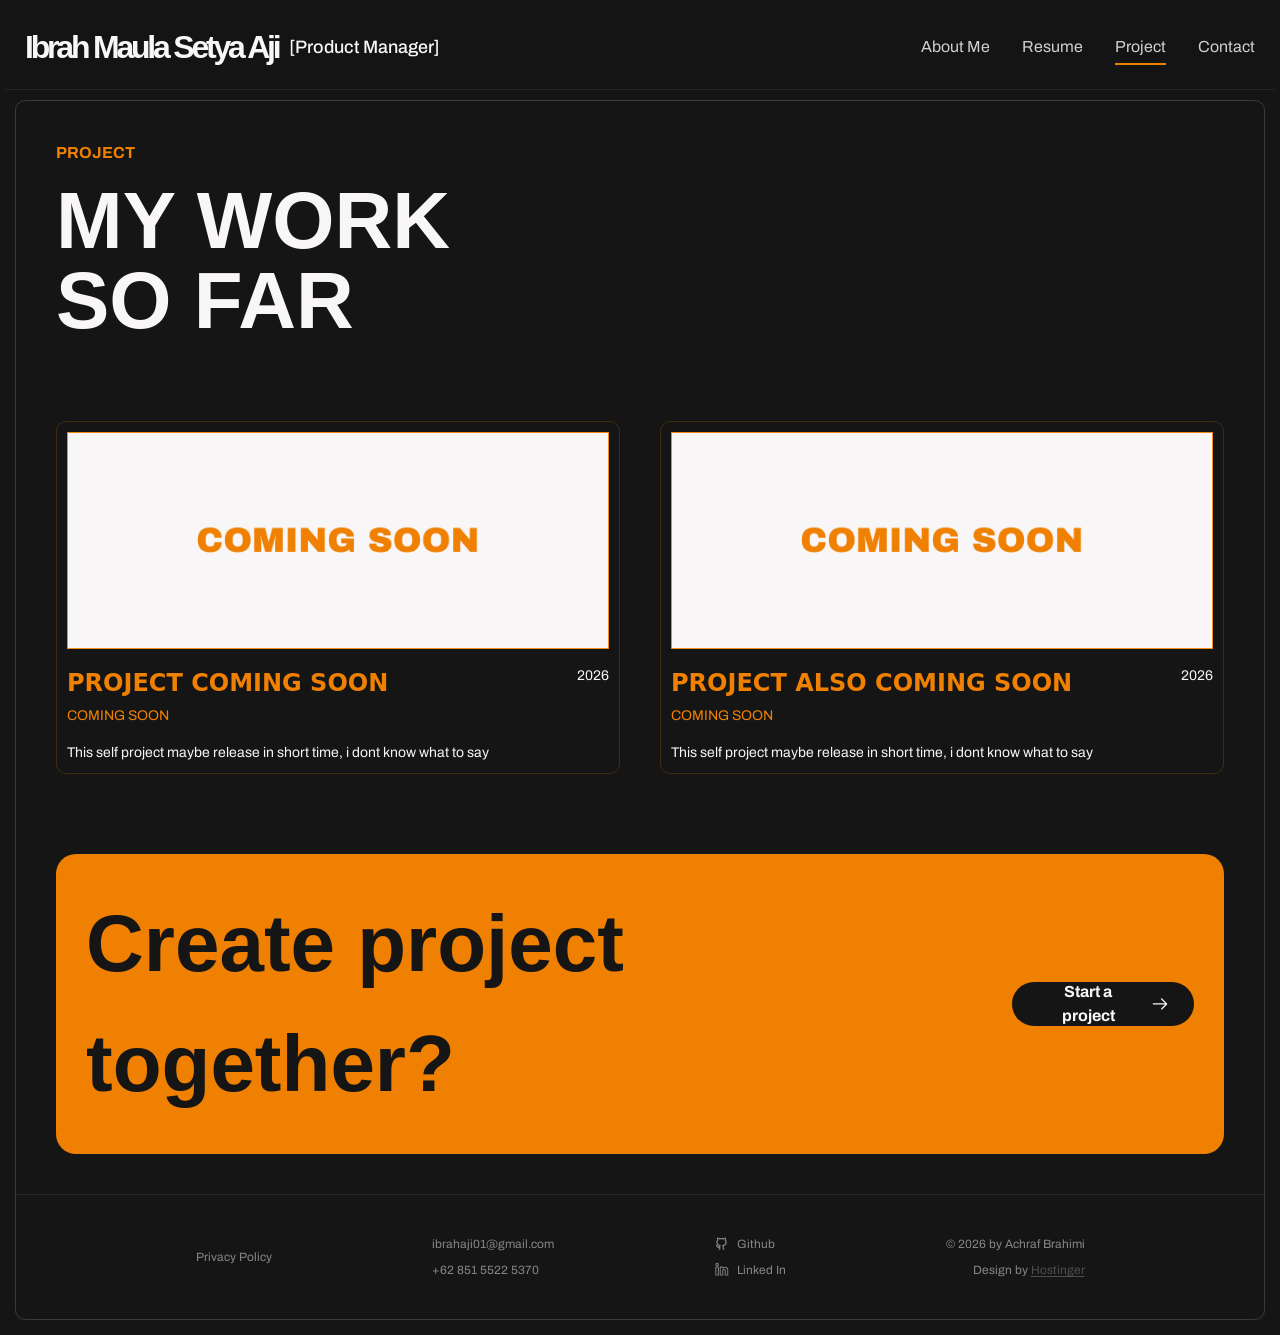
<file: project.html>
<!doctype html>
<html lang="en">
  <head>
    <meta charset="UTF-8" />
    <meta name="viewport" content="width=device-width, initial-scale=1.0" />
    <title>Project</title>
    <link rel="stylesheet" href="style/project.css" />
    <link href="https://fonts.googleapis.com/css?family=Archivo" rel="stylesheet" />
    <style></style>
  </head>
  <body>
    <!--================ NAVBAR ================-->
    <header class="navbar">
      <div class="navbar-container">
        <div class="navbar-inner">
          <!--================ MAIN BRAND ================-->
          <a href="/index.html" class="navbar-inner-brand" aria-label="Ibrah Maula - Home">
            <span class="navbar-inner-brand-name">Ibrah Maula Setya Aji</span>
            <span class="navbar-inner-brand-role">[Product Manager]</span>
          </a>

          <!--================ SIDE NAVIGATION ================-->
          <button class="navbar-hamburger" id="navbar-hamburger-btn" aria-label="hamburger-nav-open">
            <svg width="40" height="40" viewBox="0 0 20 20" fill="none" xmlns="http://www.w3.org/2000/svg">
              <rect x="0.25" y="0.25" width="19.5" height="19.5" rx="9.75" stroke="#D0D0D0" stroke-opacity="0.5" stroke-width="0.5" />
              <g clip-path="url(#clip0_791_314)">
                <path
                  d="M4.5 6.66667C4.5 6.29848 4.79848 6 5.16667 6H14.8333C15.2015 6 15.5 6.29848 15.5 6.66667C15.5 7.03486 15.2015 7.33333 14.8333 7.33333H5.16667C4.79848 7.33333 4.5 7.03486 4.5 6.66667ZM4.5 10C4.5 9.63181 4.79848 9.33333 5.16667 9.33333H14.8333C15.2015 9.33333 15.5 9.63181 15.5 10C15.5 10.3682 15.2015 10.6667 14.8333 10.6667H5.16667C4.79848 10.6667 4.5 10.3682 4.5 10ZM4.5 13.3333C4.5 12.9651 4.79848 12.6667 5.16667 12.6667H14.8333C15.2015 12.6667 15.5 12.9651 15.5 13.3333C15.5 13.7015 15.2015 14 14.8333 14H5.16667C4.79848 14 4.5 13.7015 4.5 13.3333Z"
                  fill="#F8F6F6"
                />
              </g>
              <defs>
                <clipPath id="clip0_791_314">
                  <rect width="11" height="8" fill="white" transform="translate(4.5 6)" />
                </clipPath>
              </defs>
            </svg>
          </button>

          <!--================ NAVIGATION ================-->
          <nav class="navbar-inner-nav" aria-label="Main Navigation">
            <a href="/index.html" class="navbar-inner-nav-link">About Me</a>
            <a href="/resume.html" class="navbar-inner-nav-link">Resume</a>
            <a href="/project.html" class="navbar-inner-nav-link" aria-current="page">Project</a>
            <a href="/contact.html" class="navbar-inner-nav-link">Contact</a>
          </nav>
        </div>
      </div>
    </header>
    <div class="main-border">
      <main class="project-container">
        <!--================ PROJECT SECTION ================-->
        <section class="project-header">
          <div class="project-header-left">
            <h4>PROJECT</h4>
            <h1>MY WORK SO FAR</h1>
          </div>
        </section>
        <section class="project-list">
          <article class="project-card">
            <div class="project-card-img-container">
              <img src="img/Frame 2.png" alt="comingsoon" />
            </div>
            <div class="project-card-desc">
              <div class="project-card-desc-title">
                <div class="project-card-desc-title-inside">
                  <span class="project-title">PROJECT COMING SOON</span>
                  <span class="project-role">COMING SOON</span>
                </div>
                <span class="project-card-desc-title-year">2026</span>
              </div>
              <div class="project-card-desc-body">
                <p>This self project maybe release in short time, i dont know what to say</p>
              </div>
            </div>
          </article>
          <article class="project-card">
            <div class="project-card-img-container">
              <img src="img/Frame 2.png" alt="comingsoon" />
            </div>
            <div class="project-card-desc">
              <div class="project-card-desc-title">
                <div class="project-card-desc-title-inside">
                  <span class="project-title">PROJECT ALSO COMING SOON</span>
                  <span class="project-role">COMING SOON</span>
                </div>
                <span class="project-card-desc-title-year">2026</span>
              </div>
              <div class="project-card-desc-body">
                <p>This self project maybe release in short time, i dont know what to say</p>
              </div>
            </div>
          </article>
        </section>
        <section class="project-contact">
          <h2 class="project-contact-cta">Create project together?</h2>
          <button class="btn btn--tertiary">
            Start a project
            <svg xmlns="http://www.w3.org/2000/svg" width="20" height="20" viewBox="0 0 24 24">
              <title>arrow-right-outline</title>
              <path
                fill="currentColor"
                fill-rule="evenodd"
                d="M13.4697 5.46967C13.7626 5.17678 14.2374 5.17678 14.5303 5.46967L20.5303 11.4697C20.8232 11.7626 20.8232 12.2374 20.5303 12.5303L14.5303 18.5303C14.2374 18.8232 13.7626 18.8232 13.4697 18.5303C13.1768 18.2374 13.1768 17.7626 13.4697 17.4697L18.1893 12.75H4C3.58579 12.75 3.25 12.4142 3.25 12C3.25 11.5858 3.58579 11.25 4 11.25H18.1893L13.4697 6.53033C13.1768 6.23744 13.1768 5.76256 13.4697 5.46967Z"
                clip-rule="evenodd"
              />
            </svg>
          </button>
        </section>
      </main>

      <!--================ FOOTER ================-->
      <footer class="footer">
        <div class="footer-col">
          <a href="#policyModal" class="footer-link" id="openmodal"> Privacy Policy </a>
        </div>
        <div class="footer-col">
          <a href="/" class="footer-link">ibrahaji01@gmail.com</a>
          <a href="/" class="footer-link">+62 851 5522 5370</a>
        </div>
        <div class="footer-col">
          <!--prettier-ignore-->
          <a href="#" class="footer-link footer-link--icon">
            <svg class="socmed-icon" xmlns="http://www.w3.org/2000/svg" width="1em" height="1em" viewBox="0 0 24 24" fill="#f8f6f6" stroke="none">
              <title>github-line</title>
              <path
                fill-rule="evenodd"
                d="M5.884 18.653c-.3-.2-.558-.455-.86-.816a51 51 0 0 1-.466-.579c-.463-.575-.755-.841-1.056-.95a1 1 0 1 1 .675-1.882c.752.27 1.261.735 1.947 1.588c-.094-.117.34.427.433.539c.19.227.33.365.44.438c.204.137.588.196 1.15.14c.024-.382.094-.753.202-1.095c-2.968-.726-4.648-2.64-4.648-6.396c0-1.24.37-2.356 1.058-3.292c-.218-.894-.185-1.975.302-3.192a1 1 0 0 1 .63-.582c.081-.024.127-.035.208-.047c.803-.124 1.937.17 3.415 1.096a11.7 11.7 0 0 1 2.687-.308c.912 0 1.819.104 2.684.308c1.477-.933 2.614-1.227 3.422-1.096q.128.02.218.05a1 1 0 0 1 .616.58c.487 1.216.52 2.296.302 3.19c.691.936 1.058 2.045 1.058 3.293c0 3.757-1.674 5.665-4.642 6.392c.125.415.19.878.19 1.38c0 .665-.002 1.299-.007 2.01c0 .19-.002.394-.005.706a1 1 0 0 1-.018 1.958c-1.14.227-1.984-.532-1.984-1.525l.002-.447l.005-.705c.005-.707.008-1.337.008-1.997c0-.697-.184-1.152-.426-1.361c-.661-.57-.326-1.654.541-1.751c2.966-.333 4.336-1.482 4.336-4.66c0-.955-.312-1.744-.913-2.404A1 1 0 0 1 17.2 6.19c.166-.414.236-.957.095-1.614l-.01.003c-.491.139-1.11.44-1.858.949a1 1 0 0 1-.833.135a9.6 9.6 0 0 0-2.592-.349c-.89 0-1.772.118-2.592.35a1 1 0 0 1-.829-.134c-.753-.507-1.374-.807-1.87-.947c-.143.653-.072 1.194.093 1.607a1 1 0 0 1-.189 1.045c-.597.655-.913 1.458-.913 2.404c0 3.172 1.371 4.328 4.322 4.66c.865.097 1.202 1.177.545 1.748c-.193.168-.43.732-.43 1.364v3.15c0 .985-.834 1.725-1.96 1.528a1 1 0 0 1-.04-1.962v-.99c-.91.061-1.661-.088-2.254-.485"
              />
            </svg>Github
          </a>
          <!--prettier-ignore-->
          <a href="#" class="footer-link footer-link--icon">
            <svg class="socmed-icon" xmlns="http://www.w3.org/2000/svg" width="1em" height="1em" viewBox="0 0 24 24" fill="#f8f6f6" stroke="none">
              <title>linkedin-outline</title>
              <path
                fill-rule="evenodd"
                d="M5 1.25a2.75 2.75 0 1 0 0 5.5a2.75 2.75 0 0 0 0-5.5M3.75 4a1.25 1.25 0 1 1 2.5 0a1.25 1.25 0 0 1-2.5 0m-1.5 4A.75.75 0 0 1 3 7.25h4a.75.75 0 0 1 .75.75v13a.75.75 0 0 1-.75.75H3a.75.75 0 0 1-.75-.75zm1.5.75v11.5h2.5V8.75zM9.25 8a.75.75 0 0 1 .75-.75h4a.75.75 0 0 1 .75.75v.434l.435-.187a7.8 7.8 0 0 1 2.358-.595C20.318 7.4 22.75 9.58 22.75 12.38V21a.75.75 0 0 1-.75.75h-4a.75.75 0 0 1-.75-.75v-7a1.25 1.25 0 0 0-2.5 0v7a.75.75 0 0 1-.75.75h-4a.75.75 0 0 1-.75-.75zm1.5.75v11.5h2.5V14a2.75 2.75 0 1 1 5.5 0v6.25h2.5v-7.87c0-1.904-1.661-3.408-3.57-3.234a6.3 6.3 0 0 0-1.904.48l-1.48.635a.75.75 0 0 1-1.046-.69V8.75z"
                clip-rule="evenodd"
              />
            </svg>Linked In
          </a>
        </div>
        <div class="footer-col footer-col--right">
          <p class="footer-text">© 2026 by Achraf Brahimi</p>
          <p class="footer-text">Design by <a href="" class="footer-link footer-link--inline">Hostinger</a></p>
        </div>
      </footer>
    </div>

    <!--================ PRIVACY POLICY MODAL ================-->
    <dialog class="modal" id="policyModal" aria-labelledby="modalPolicy">
      <div class="modal__header">
        <h3 class="modal__title" id="modalPolicy">Privacy Policy</h3>
        <button class="modal__close" aria-label="Tutup">
          <svg xmlns="http://www.w3.org/2000/svg" width="1em" height="1em" viewBox="0 0 24 24" fill="none" stroke="currentColor" stroke-width="2" stroke-linecap="round">
            <line x1="18" y1="6" x2="6" y2="18"></line>
            <line x1="6" y1="6" x2="18" y2="18"></line>
          </svg>
        </button>
      </div>
      <div class="modal__body">
        <p>
          This portfolio collects no personal data beyond what you choose to send by email. Messages you send are used solely to respond to your inquiry and are never shared with third parties. No tracking cookies, no analytics profiles, no
          newsletters you did not ask for.
        </p>
      </div>
    </dialog>

    <!--================ SIDE NAVBAR ================-->
    <div class="menuOverlay" id="menuOverlay"></div>

    <nav class="navbar-inner-sidenav" id="navbar-inner-sidenav" aria-label="Main Navigation">
      <button class="navbar-inner-sidenav-closebtn">
        <svg width="30" height="30" stroke="currentcolor" viewBox="0 0 22 22" xmlns="http://www.w3.org/2000/svg">
          <path
            d="M11 1.375C5.6375 1.375 1.375 5.6375 1.375 11C1.375 16.3625 5.6375 20.625 11 20.625C16.3625 20.625 20.625 16.3625 20.625 11C20.625 5.6375 16.3625 1.375 11 1.375ZM11 19.25C6.4625 19.25 2.75 15.5375 2.75 11C2.75 6.4625 6.4625 2.75 11 2.75C15.5375 2.75 19.25 6.4625 19.25 11C19.25 15.5375 15.5375 19.25 11 19.25Z"
            fill="currentcolor"
          />
          <path d="M14.7125 15.8125L11 12.1L7.2875 15.8125L6.1875 14.7125L9.9 11L6.1875 7.2875L7.2875 6.1875L11 9.9L14.7125 6.1875L15.8125 7.2875L12.1 11L15.8125 14.7125L14.7125 15.8125Z" fill="currentcolor" />
        </svg>
      </button>
      <div class="navbar-inner-sidenav-menu">
        <div class="navbar-inner-sidenav-menu-list">
          <a href="/index.html" class="navbar-inner-sidenav-list" aria-current="page">About Me</a>
          <svg xmlns="http://www.w3.org/2000/svg" width="20" height="20" viewBox="0 0 24 24">
            <title>arrow-right-outline</title>
            <path
              fill="currentColor"
              fill-rule="evenodd"
              d="M13.4697 5.46967C13.7626 5.17678 14.2374 5.17678 14.5303 5.46967L20.5303 11.4697C20.8232 11.7626 20.8232 12.2374 20.5303 12.5303L14.5303 18.5303C14.2374 18.8232 13.7626 18.8232 13.4697 18.5303C13.1768 18.2374 13.1768 17.7626 13.4697 17.4697L18.1893 12.75H4C3.58579 12.75 3.25 12.4142 3.25 12C3.25 11.5858 3.58579 11.25 4 11.25H18.1893L13.4697 6.53033C13.1768 6.23744 13.1768 5.76256 13.4697 5.46967Z"
              clip-rule="evenodd"
            />
          </svg>
        </div>
        <div class="navbar-inner-sidenav-menu-list">
          <a href="/resume.html" class="navbar-inner-sidenav-list">Resume</a>
          <svg xmlns="http://www.w3.org/2000/svg" width="20" height="20" viewBox="0 0 24 24">
            <title>arrow-right-outline</title>
            <path
              fill="currentColor"
              fill-rule="evenodd"
              d="M13.4697 5.46967C13.7626 5.17678 14.2374 5.17678 14.5303 5.46967L20.5303 11.4697C20.8232 11.7626 20.8232 12.2374 20.5303 12.5303L14.5303 18.5303C14.2374 18.8232 13.7626 18.8232 13.4697 18.5303C13.1768 18.2374 13.1768 17.7626 13.4697 17.4697L18.1893 12.75H4C3.58579 12.75 3.25 12.4142 3.25 12C3.25 11.5858 3.58579 11.25 4 11.25H18.1893L13.4697 6.53033C13.1768 6.23744 13.1768 5.76256 13.4697 5.46967Z"
              clip-rule="evenodd"
            />
          </svg>
        </div>
        <div class="navbar-inner-sidenav-menu-list">
          <a href="/project.html" class="navbar-inner-sidenav-list">Project</a>
          <svg xmlns="http://www.w3.org/2000/svg" width="20" height="20" viewBox="0 0 24 24">
            <title>arrow-right-outline</title>
            <path
              fill="currentColor"
              fill-rule="evenodd"
              d="M13.4697 5.46967C13.7626 5.17678 14.2374 5.17678 14.5303 5.46967L20.5303 11.4697C20.8232 11.7626 20.8232 12.2374 20.5303 12.5303L14.5303 18.5303C14.2374 18.8232 13.7626 18.8232 13.4697 18.5303C13.1768 18.2374 13.1768 17.7626 13.4697 17.4697L18.1893 12.75H4C3.58579 12.75 3.25 12.4142 3.25 12C3.25 11.5858 3.58579 11.25 4 11.25H18.1893L13.4697 6.53033C13.1768 6.23744 13.1768 5.76256 13.4697 5.46967Z"
              clip-rule="evenodd"
            />
          </svg>
        </div>
        <div class="navbar-inner-sidenav-menu-list">
          <a href="/contact.html" class="navbar-inner-sidenav-list">Contact</a>
          <svg xmlns="http://www.w3.org/2000/svg" width="20" height="20" viewBox="0 0 24 24">
            <title>arrow-right-outline</title>
            <path
              fill="currentColor"
              fill-rule="evenodd"
              d="M13.4697 5.46967C13.7626 5.17678 14.2374 5.17678 14.5303 5.46967L20.5303 11.4697C20.8232 11.7626 20.8232 12.2374 20.5303 12.5303L14.5303 18.5303C14.2374 18.8232 13.7626 18.8232 13.4697 18.5303C13.1768 18.2374 13.1768 17.7626 13.4697 17.4697L18.1893 12.75H4C3.58579 12.75 3.25 12.4142 3.25 12C3.25 11.5858 3.58579 11.25 4 11.25H18.1893L13.4697 6.53033C13.1768 6.23744 13.1768 5.76256 13.4697 5.46967Z"
              clip-rule="evenodd"
            />
          </svg>
        </div>
      </div>
    </nav>

    <script>
      //================ PRIVACY POLICY MODAL POP UP ================
      const modal = document.getElementById("policyModal");

      document.querySelectorAll('a[href="#policyModal"]').forEach((link) => {
        link.addEventListener("click", (e) => {
          e.preventDefault();
          modal.showModal();
          document.body.classList.add("modal-open");
        });
      });

      modal.querySelector(".modal__close").addEventListener("click", () => {
        modal.close();
      });

      modal.addEventListener("click", (e) => {
        if (e.target === modal) modal.close();
      });

      modal.addEventListener("close", () => {
        document.body.classList.remove("modal-open");
      });

      // ================ OPEN RESUME PAGE ================
      function resume_btn_act() {
        window.location.href = "/resume.html";
      }

      // ================ OPEN PROJECT PAGE ================
      function project_btn_act() {
        window.location.href = "/project.html";
      }

      // ================ OPEN CONTACT PAGE ================
      function contact_btn_act() {
        window.location.href = "/contact.html";
      }

      // ================ OPEN SIDE NAVBAR ================
      document.addEventListener("DOMContentLoaded", () => {
        const hamburgerBtn = document.getElementById("navbar-hamburger-btn");
        const closeBtn = document.querySelector(".navbar-inner-sidenav-closebtn");
        const sidenav = document.getElementById("navbar-inner-sidenav");
        const overlay = document.getElementById("menuOverlay");

        function openMenu() {
          sidenav.classList.add("is-open");
          if (overlay) overlay.classList.add("is-open");
          document.body.classList.add("menu-open");
        }

        function closeMenu() {
          sidenav.classList.remove("is-open");
          if (overlay) overlay.classList.remove("is-open");
          document.body.classList.remove("menu-open");
        }

        // Close navbar when click outside
        hamburgerBtn.addEventListener("click", openMenu);
        closeBtn.addEventListener("click", closeMenu);

        if (overlay) {
          overlay.addEventListener("click", closeMenu);
        }

        // Close navbar when zoom out
        window.addEventListener("resize", () => {
          if (window.innerWidth > 1100) {
            closeMenu();
          }
        });
      });
    </script>
  </body>
</html>
</file>
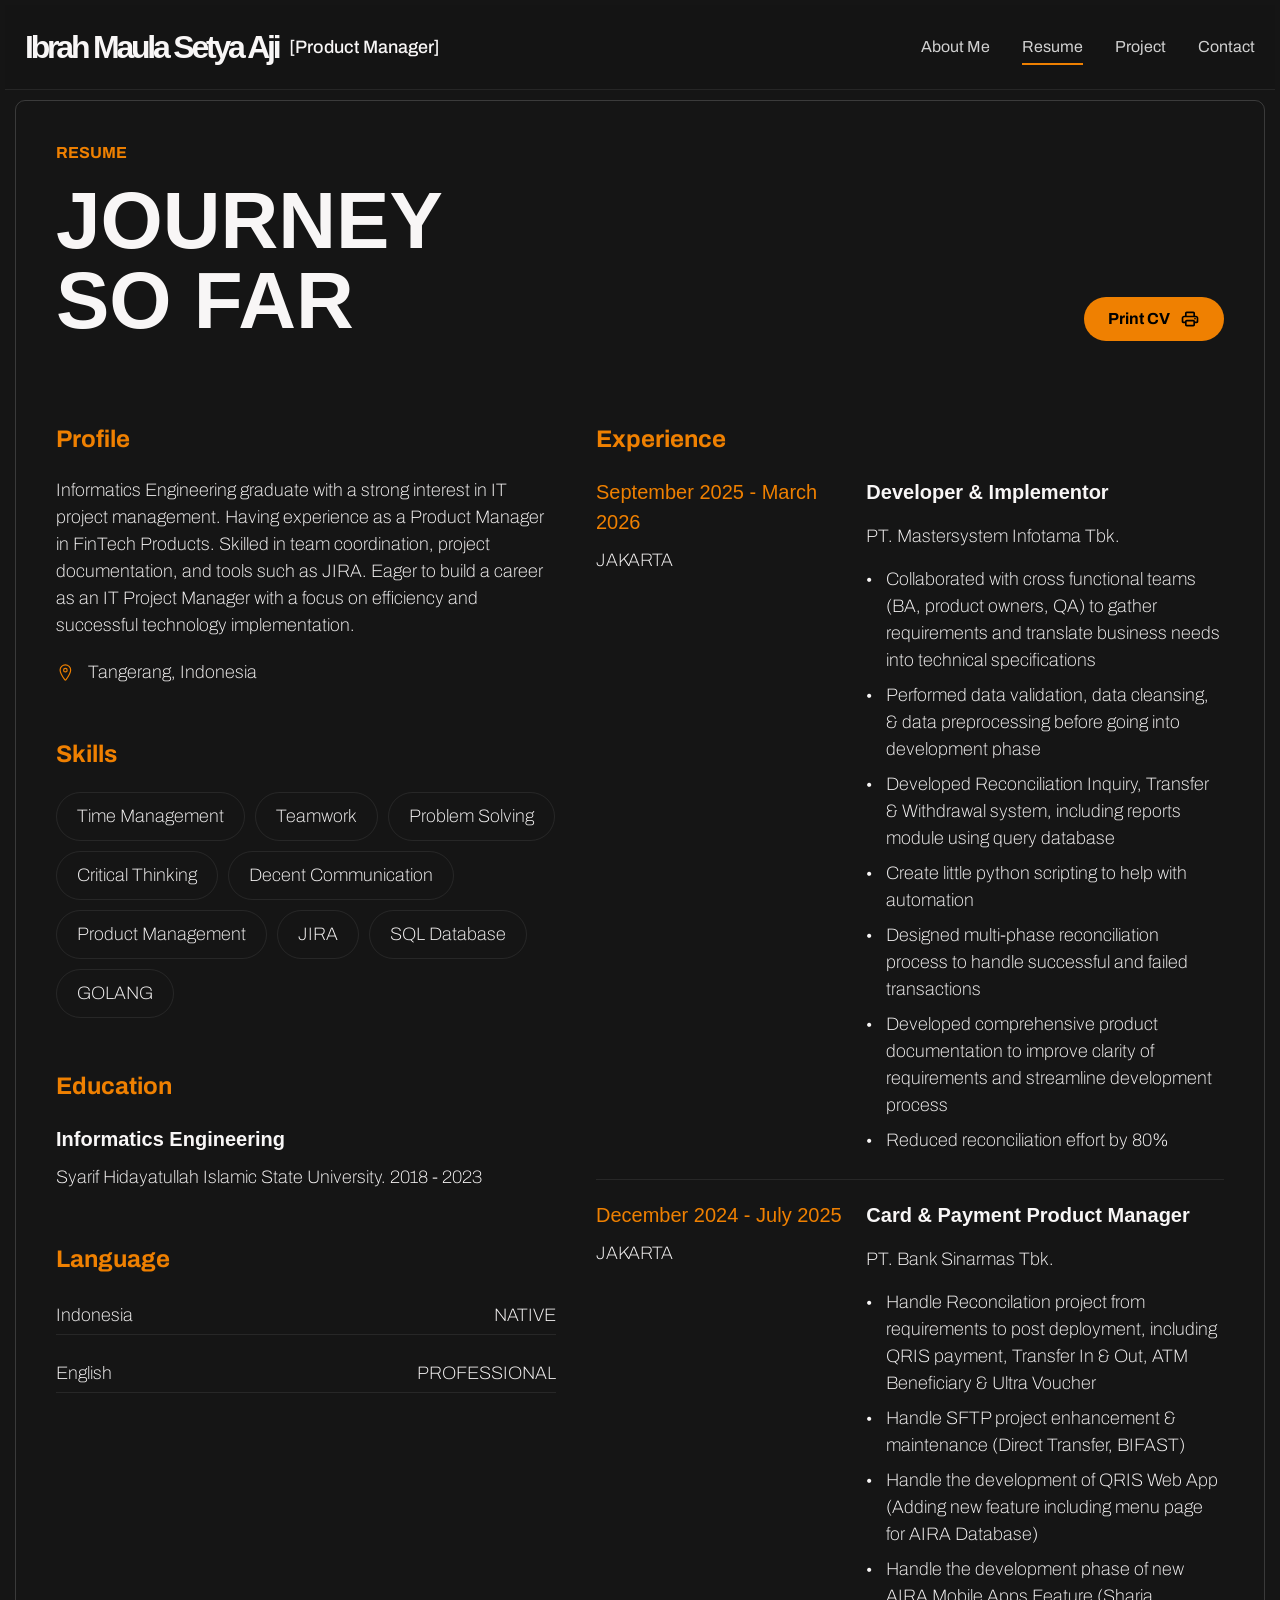
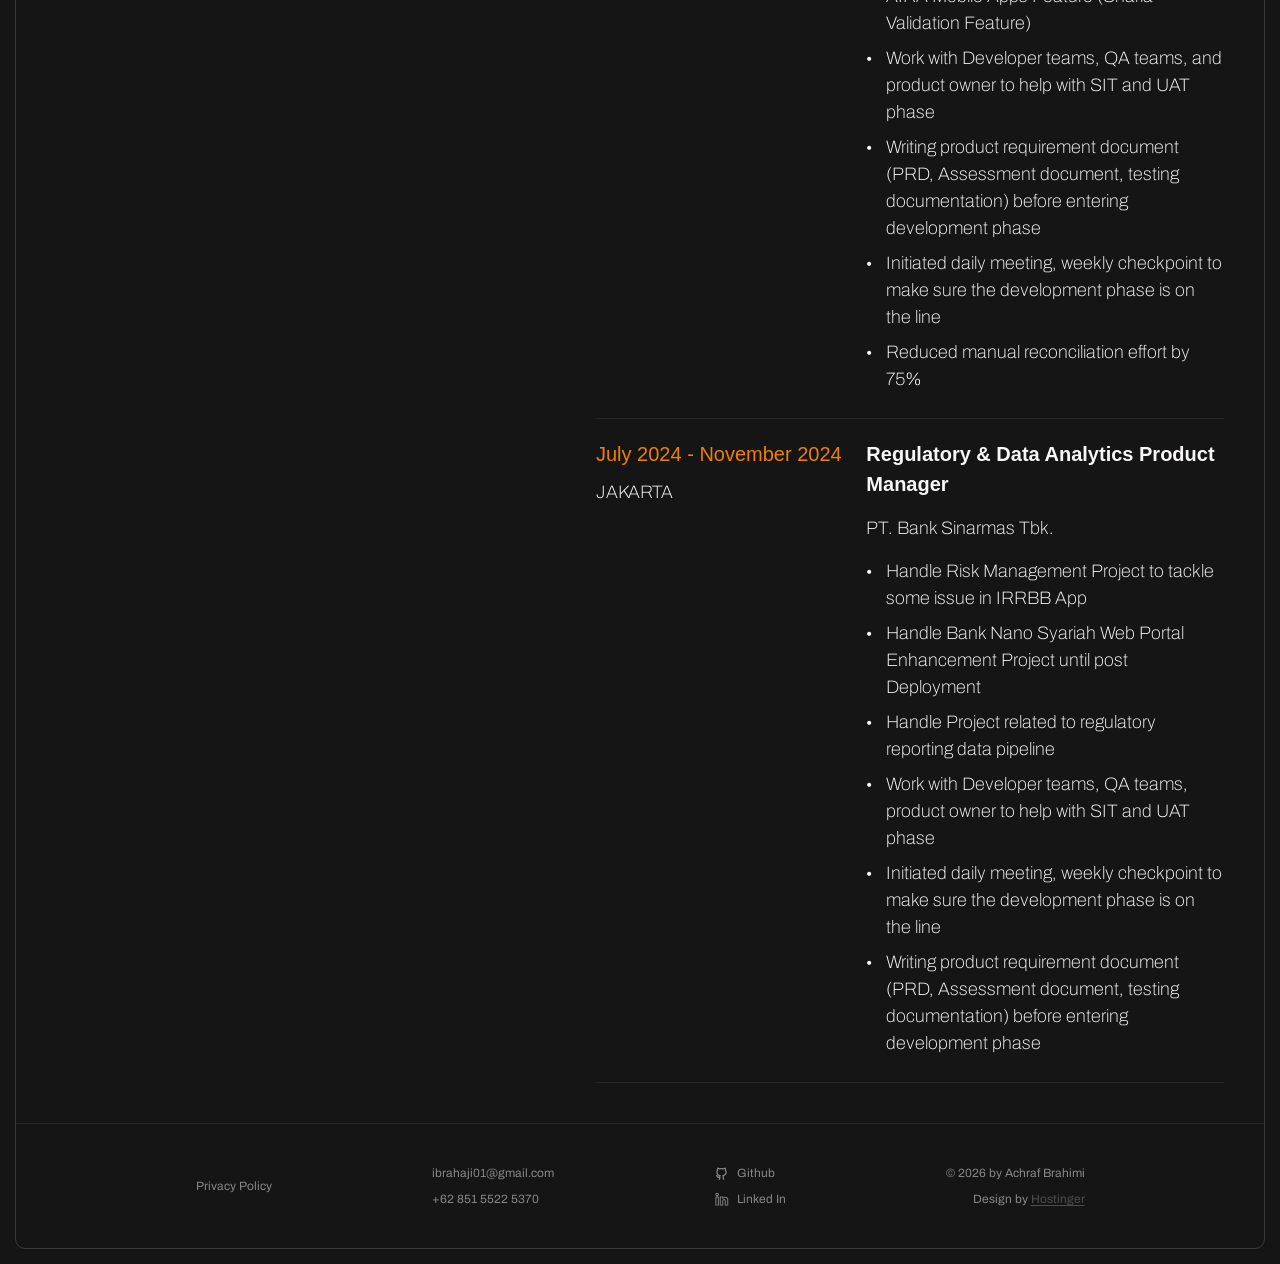
<file: resume.html>
<!doctype html>
<html lang="en">
  <head>
    <meta charset="UTF-8" />
    <meta name="viewport" content="width=device-width, initial-scale=1.0" />
    <title>Resume</title>
    <link rel="stylesheet" href="style/resume.css" />
    <link href="https://fonts.googleapis.com/css?family=Archivo" rel="stylesheet" />
    <style></style>
  </head>
  <body>
    <!--================ NAVBAR ================-->
    <header class="navbar">
      <div class="navbar-container">
        <div class="navbar-inner">
          <!--================ MAIN BRAND ================-->
          <a href="/index.html" class="navbar-inner-brand" aria-label="Ibrah Maula - Home">
            <span class="navbar-inner-brand-name">Ibrah Maula Setya Aji</span>
            <span class="navbar-inner-brand-role">[Product Manager]</span>
          </a>

          <!--================ SIDE NAVIGATION ================-->
          <button class="navbar-hamburger" id="navbar-hamburger-btn" aria-label="hamburger-nav-open">
            <svg width="40" height="40" viewBox="0 0 20 20" fill="none" xmlns="http://www.w3.org/2000/svg">
              <rect x="0.25" y="0.25" width="19.5" height="19.5" rx="9.75" stroke="#D0D0D0" stroke-opacity="0.5" stroke-width="0.5" />
              <g clip-path="url(#clip0_791_314)">
                <path
                  d="M4.5 6.66667C4.5 6.29848 4.79848 6 5.16667 6H14.8333C15.2015 6 15.5 6.29848 15.5 6.66667C15.5 7.03486 15.2015 7.33333 14.8333 7.33333H5.16667C4.79848 7.33333 4.5 7.03486 4.5 6.66667ZM4.5 10C4.5 9.63181 4.79848 9.33333 5.16667 9.33333H14.8333C15.2015 9.33333 15.5 9.63181 15.5 10C15.5 10.3682 15.2015 10.6667 14.8333 10.6667H5.16667C4.79848 10.6667 4.5 10.3682 4.5 10ZM4.5 13.3333C4.5 12.9651 4.79848 12.6667 5.16667 12.6667H14.8333C15.2015 12.6667 15.5 12.9651 15.5 13.3333C15.5 13.7015 15.2015 14 14.8333 14H5.16667C4.79848 14 4.5 13.7015 4.5 13.3333Z"
                  fill="#F8F6F6"
                />
              </g>
              <defs>
                <clipPath id="clip0_791_314">
                  <rect width="11" height="8" fill="white" transform="translate(4.5 6)" />
                </clipPath>
              </defs>
            </svg>
          </button>

          <!--================ NAVIGATION ================-->
          <nav class="navbar-inner-nav" aria-label="Main Navigation">
            <a href="/index.html" class="navbar-inner-nav-link">About Me</a>
            <a href="/resume.html" class="navbar-inner-nav-link" aria-current="page">Resume</a>
            <a href="/project.html" class="navbar-inner-nav-link">Project</a>
            <a href="/contact.html" class="navbar-inner-nav-link">Contact</a>
          </nav>
        </div>
      </div>
    </header>
    <div class="main-border">
      <main class="resume-container">
        <!--================ RESUME SECTION ================-->
        <section class="resume-header">
          <div class="resume-header-left">
            <h4>RESUME</h4>
            <h1>JOURNEY SO FAR</h1>
          </div>
          <div class="resume-header-right">
            <button class="btn btn--primary" onclick="">
              Print CV
              <svg xmlns="http://www.w3.org/2000/svg" width="20" height="20" viewBox="0 0 24 24">
                <title>print-outline-rounded</title>
                <path
                  fill="currentColor"
                  d="M8 21q-.825 0-1.412-.587T6 19v-2H4q-.825 0-1.412-.587T2 15v-4q0-1.275.875-2.137T5 8h14q1.275 0 2.138.863T22 11v4q0 .825-.587 1.413T20 17h-2v2q0 .825-.587 1.413T16 21zm-4-6h2q0-.825.588-1.412T8 13h8q.825 0 1.413.588T18 15h2v-4q0-.425-.288-.712T19 10H5q-.425 0-.712.288T4 11zm12-7V5H8v3H6V5q0-.825.588-1.412T8 3h8q.825 0 1.413.588T18 5v3zm2 4.5q.425 0 .713-.288T19 11.5t-.288-.712T18 10.5t-.712.288T17 11.5t.288.713t.712.287M16 19v-4H8v4zM4 10h16z"
                />
              </svg>
            </button>
          </div>
        </section>
        <section class="resume-body">
          <div class="resume-body-left">
            <div class="resume-body-left-profile">
              <h3 class="profile-title">Profile</h3>
              <p class="body-font-color body-font-size">
                Informatics Engineering graduate with a strong interest in IT project management. Having experience as a Product Manager in FinTech Products. Skilled in team coordination, project documentation, and tools such as JIRA. Eager
                to build a career as an IT Project Manager with a focus on efficiency and successful technology implementation.
              </p>
              <!--prettier-ignore-->
              <span class="body-font-color body-font-size profile-location">
                <svg xmlns="http://www.w3.org/2000/svg" width="18.75" height="25" color="#ef8001" viewBox="0 0 512 512">
                  <title>location-outline</title>
                  <path
                    fill="none"
                    stroke="currentColor"
                    stroke-linecap="round"
                    stroke-linejoin="round"
                    stroke-width="32"
                    d="M256 48c-79.5 0-144 61.39-144 137c0 87 96 224.87 131.25 272.49a15.77 15.77 0 0 0 25.5 0C304 409.89 400 272.07 400 185c0-75.61-64.5-137-144-137"
                  />
                  <circle cx="256" cy="192" r="48" fill="none" stroke="currentColor" stroke-linecap="round" stroke-linejoin="round" stroke-width="32" />
                </svg>Tangerang, Indonesia
              </span>
            </div>
            <div class="resume-body-left-skill">
              <h3 class="skills-title">Skills</h3>
              <ul class="body-font-color body-font-size skills-list">
                <li class="skills-item">Time Management</li>
                <li class="skills-item">Teamwork</li>
                <li class="skills-item">Problem Solving</li>
                <li class="skills-item">Critical Thinking</li>
                <li class="skills-item">Decent Communication</li>
                <li class="skills-item">Product Management</li>
                <li class="skills-item">JIRA</li>
                <li class="skills-item">SQL Database</li>
                <li class="skills-item">GOLANG</li>
              </ul>
            </div>
            <div class="resume-body-left-education">
              <h3 class="education-title">Education</h3>
              <div class="body-font-color education-list">
                <h4 class="sub-title-font-size education-major">Informatics Engineering</h4>
                <span class="body-font-color body-font-size">Syarif Hidayatullah Islamic State University. 2018 - 2023</span>
              </div>
            </div>
            <div class="resume-body-left-language">
              <h3 class="language-title">Language</h3>
              <div class="body-font-color body-font-size language-list">
                <span class="language">Indonesia</span>
                <span class="language-proficient">NATIVE</span>
              </div>
              <div class="body-font-size body-font-color language-list">
                <span class="language">English</span>
                <span class="language-proficient">PROFESSIONAL</span>
              </div>
            </div>
          </div>
          <div class="resume-body-right">
            <h3 class="experience-title">Experience</h3>
            <div class="resume-body-right-experience">
              <div class="experience-leftside">
                <span class="sub-title-font-size experience-leftside-periode">September 2025 - March 2026</span>
                <span class="body-font-color body-font-size experience-leftside-location">JAKARTA</span>
              </div>
              <div class="body-font-color experience-rightside">
                <h4 class="sub-title-font-size body-font-color experience-role">Developer & Implementor</h4>
                <span class="body-font-color body-font-size experience-company">PT. Mastersystem Infotama Tbk.</span>
                <ul class="body-font-color body-font-size experience-desc">
                  <li>Collaborated with cross functional teams (BA, product owners, QA) to gather requirements and translate business needs into technical specifications</li>
                  <li>Performed data validation, data cleansing, & data preprocessing before going into development phase</li>
                  <li>Developed Reconciliation Inquiry, Transfer & Withdrawal system, including reports module using query database</li>
                  <li>Create little python scripting to help with automation</li>
                  <li>Designed multi-phase reconciliation process to handle successful and failed transactions</li>
                  <li>Developed comprehensive product documentation to improve clarity of requirements and streamline development process</li>
                  <li>Reduced reconciliation effort by 80%</li>
                </ul>
              </div>
            </div>
            <div class="resume-body-right-experience">
              <div class="experience-leftside">
                <span class="sub-title-font-size experience-leftside-periode">December 2024 - July 2025</span>
                <span class="body-font-color body-font-size experience-leftside-location">JAKARTA</span>
              </div>
              <div class="body-font-color experience-rightside">
                <h4 class="sub-title-font-size body-font-color experience-role">Card & Payment Product Manager</h4>
                <span class="body-font-color body-font-size experience-company">PT. Bank Sinarmas Tbk.</span>
                <ul class="body-font-color body-font-size experience-desc">
                  <li>Handle Reconcilation project from requirements to post deployment, including QRIS payment, Transfer In & Out, ATM Beneficiary & Ultra Voucher</li>
                  <li>Handle SFTP project enhancement & maintenance (Direct Transfer, BIFAST)</li>
                  <li>Handle the development of QRIS Web App (Adding new feature including menu page for AIRA Database)</li>
                  <li>Handle the development phase of new AIRA Mobile Apps Feature (Sharia Validation Feature)</li>
                  <li>Work with Developer teams, QA teams, and product owner to help with SIT and UAT phase</li>
                  <li>Writing product requirement document (PRD, Assessment document, testing documentation) before entering development phase</li>
                  <li>Initiated daily meeting, weekly checkpoint to make sure the development phase is on the line</li>
                  <li>Reduced manual reconciliation effort by 75%</li>
                </ul>
              </div>
            </div>
            <div class="resume-body-right-experience">
              <div class="experience-leftside">
                <span class="sub-title-font-size experience-leftside-periode">July 2024 - November 2024</span>
                <span class="body-font-color body-font-size experience-leftside-location">JAKARTA</span>
              </div>
              <div class="body-font-color experience-rightside">
                <h4 class="sub-title-font-size body-font-color experience-role">Regulatory & Data Analytics Product Manager</h4>
                <span class="body-font-color body-font-size experience-company">PT. Bank Sinarmas Tbk.</span>
                <ul class="body-font-color body-font-size experience-desc">
                  <li>Handle Risk Management Project to tackle some issue in IRRBB App</li>
                  <li>Handle Bank Nano Syariah Web Portal Enhancement Project until post Deployment</li>
                  <li>Handle Project related to regulatory reporting data pipeline</li>
                  <li>Work with Developer teams, QA teams, product owner to help with SIT and UAT phase</li>
                  <li>Initiated daily meeting, weekly checkpoint to make sure the development phase is on the line</li>
                  <li>Writing product requirement document (PRD, Assessment document, testing documentation) before entering development phase</li>
                </ul>
              </div>
            </div>
          </div>
        </section>
      </main>

      <!--================ FOOTER ================-->
      <footer class="footer">
        <div class="footer-col">
          <a href="#policyModal" class="footer-link" id="openmodal"> Privacy Policy </a>
        </div>
        <div class="footer-col">
          <a href="/" class="footer-link">ibrahaji01@gmail.com</a>
          <a href="/" class="footer-link">+62 851 5522 5370</a>
        </div>
        <div class="footer-col">
          <!--prettier-ignore-->
          <a href="#" class="footer-link footer-link--icon">
            <svg class="socmed-icon" xmlns="http://www.w3.org/2000/svg" width="1em" height="1em" viewBox="0 0 24 24" fill="#f8f6f6" stroke="none">
              <title>github-line</title>
              <path
                fill-rule="evenodd"
                d="M5.884 18.653c-.3-.2-.558-.455-.86-.816a51 51 0 0 1-.466-.579c-.463-.575-.755-.841-1.056-.95a1 1 0 1 1 .675-1.882c.752.27 1.261.735 1.947 1.588c-.094-.117.34.427.433.539c.19.227.33.365.44.438c.204.137.588.196 1.15.14c.024-.382.094-.753.202-1.095c-2.968-.726-4.648-2.64-4.648-6.396c0-1.24.37-2.356 1.058-3.292c-.218-.894-.185-1.975.302-3.192a1 1 0 0 1 .63-.582c.081-.024.127-.035.208-.047c.803-.124 1.937.17 3.415 1.096a11.7 11.7 0 0 1 2.687-.308c.912 0 1.819.104 2.684.308c1.477-.933 2.614-1.227 3.422-1.096q.128.02.218.05a1 1 0 0 1 .616.58c.487 1.216.52 2.296.302 3.19c.691.936 1.058 2.045 1.058 3.293c0 3.757-1.674 5.665-4.642 6.392c.125.415.19.878.19 1.38c0 .665-.002 1.299-.007 2.01c0 .19-.002.394-.005.706a1 1 0 0 1-.018 1.958c-1.14.227-1.984-.532-1.984-1.525l.002-.447l.005-.705c.005-.707.008-1.337.008-1.997c0-.697-.184-1.152-.426-1.361c-.661-.57-.326-1.654.541-1.751c2.966-.333 4.336-1.482 4.336-4.66c0-.955-.312-1.744-.913-2.404A1 1 0 0 1 17.2 6.19c.166-.414.236-.957.095-1.614l-.01.003c-.491.139-1.11.44-1.858.949a1 1 0 0 1-.833.135a9.6 9.6 0 0 0-2.592-.349c-.89 0-1.772.118-2.592.35a1 1 0 0 1-.829-.134c-.753-.507-1.374-.807-1.87-.947c-.143.653-.072 1.194.093 1.607a1 1 0 0 1-.189 1.045c-.597.655-.913 1.458-.913 2.404c0 3.172 1.371 4.328 4.322 4.66c.865.097 1.202 1.177.545 1.748c-.193.168-.43.732-.43 1.364v3.15c0 .985-.834 1.725-1.96 1.528a1 1 0 0 1-.04-1.962v-.99c-.91.061-1.661-.088-2.254-.485"
              />
            </svg>Github
          </a>
          <!--prettier-ignore-->
          <a href="#" class="footer-link footer-link--icon">
            <svg class="socmed-icon" xmlns="http://www.w3.org/2000/svg" width="1em" height="1em" viewBox="0 0 24 24" fill="#f8f6f6" stroke="none">
              <title>linkedin-outline</title>
              <path
                fill-rule="evenodd"
                d="M5 1.25a2.75 2.75 0 1 0 0 5.5a2.75 2.75 0 0 0 0-5.5M3.75 4a1.25 1.25 0 1 1 2.5 0a1.25 1.25 0 0 1-2.5 0m-1.5 4A.75.75 0 0 1 3 7.25h4a.75.75 0 0 1 .75.75v13a.75.75 0 0 1-.75.75H3a.75.75 0 0 1-.75-.75zm1.5.75v11.5h2.5V8.75zM9.25 8a.75.75 0 0 1 .75-.75h4a.75.75 0 0 1 .75.75v.434l.435-.187a7.8 7.8 0 0 1 2.358-.595C20.318 7.4 22.75 9.58 22.75 12.38V21a.75.75 0 0 1-.75.75h-4a.75.75 0 0 1-.75-.75v-7a1.25 1.25 0 0 0-2.5 0v7a.75.75 0 0 1-.75.75h-4a.75.75 0 0 1-.75-.75zm1.5.75v11.5h2.5V14a2.75 2.75 0 1 1 5.5 0v6.25h2.5v-7.87c0-1.904-1.661-3.408-3.57-3.234a6.3 6.3 0 0 0-1.904.48l-1.48.635a.75.75 0 0 1-1.046-.69V8.75z"
                clip-rule="evenodd"
              />
            </svg>Linked In
          </a>
        </div>
        <div class="footer-col footer-col--right">
          <p class="footer-text">© 2026 by Achraf Brahimi</p>
          <p class="footer-text">Design by <a href="" class="footer-link footer-link--inline">Hostinger</a></p>
        </div>
      </footer>
    </div>

    <!--================ PRIVACY POLICY MODAL ================-->
    <dialog class="modal" id="policyModal" aria-labelledby="modalPolicy">
      <div class="modal__header">
        <h3 class="modal__title" id="modalPolicy">Privacy Policy</h3>
        <button class="modal__close" aria-label="Tutup">
          <svg xmlns="http://www.w3.org/2000/svg" width="1em" height="1em" viewBox="0 0 24 24" fill="none" stroke="currentColor" stroke-width="2" stroke-linecap="round">
            <line x1="18" y1="6" x2="6" y2="18"></line>
            <line x1="6" y1="6" x2="18" y2="18"></line>
          </svg>
        </button>
      </div>
      <div class="modal__body">
        <p>
          This portfolio collects no personal data beyond what you choose to send by email. Messages you send are used solely to respond to your inquiry and are never shared with third parties. No tracking cookies, no analytics profiles, no
          newsletters you did not ask for.
        </p>
      </div>
    </dialog>

    <!--================ SIDE NAVBAR ================-->
    <div class="menuOverlay" id="menuOverlay"></div>

    <nav class="navbar-inner-sidenav" id="navbar-inner-sidenav" aria-label="Main Navigation">
      <button class="navbar-inner-sidenav-closebtn">
        <svg width="30" height="30" stroke="currentcolor" viewBox="0 0 22 22" xmlns="http://www.w3.org/2000/svg">
          <path
            d="M11 1.375C5.6375 1.375 1.375 5.6375 1.375 11C1.375 16.3625 5.6375 20.625 11 20.625C16.3625 20.625 20.625 16.3625 20.625 11C20.625 5.6375 16.3625 1.375 11 1.375ZM11 19.25C6.4625 19.25 2.75 15.5375 2.75 11C2.75 6.4625 6.4625 2.75 11 2.75C15.5375 2.75 19.25 6.4625 19.25 11C19.25 15.5375 15.5375 19.25 11 19.25Z"
            fill="currentcolor"
          />
          <path d="M14.7125 15.8125L11 12.1L7.2875 15.8125L6.1875 14.7125L9.9 11L6.1875 7.2875L7.2875 6.1875L11 9.9L14.7125 6.1875L15.8125 7.2875L12.1 11L15.8125 14.7125L14.7125 15.8125Z" fill="currentcolor" />
        </svg>
      </button>
      <div class="navbar-inner-sidenav-menu">
        <div class="navbar-inner-sidenav-menu-list">
          <a href="/index.html" class="navbar-inner-sidenav-list" aria-current="page">About Me</a>
          <svg xmlns="http://www.w3.org/2000/svg" width="20" height="20" viewBox="0 0 24 24">
            <title>arrow-right-outline</title>
            <path
              fill="currentColor"
              fill-rule="evenodd"
              d="M13.4697 5.46967C13.7626 5.17678 14.2374 5.17678 14.5303 5.46967L20.5303 11.4697C20.8232 11.7626 20.8232 12.2374 20.5303 12.5303L14.5303 18.5303C14.2374 18.8232 13.7626 18.8232 13.4697 18.5303C13.1768 18.2374 13.1768 17.7626 13.4697 17.4697L18.1893 12.75H4C3.58579 12.75 3.25 12.4142 3.25 12C3.25 11.5858 3.58579 11.25 4 11.25H18.1893L13.4697 6.53033C13.1768 6.23744 13.1768 5.76256 13.4697 5.46967Z"
              clip-rule="evenodd"
            />
          </svg>
        </div>
        <div class="navbar-inner-sidenav-menu-list">
          <a href="/resume.html" class="navbar-inner-sidenav-list">Resume</a>
          <svg xmlns="http://www.w3.org/2000/svg" width="20" height="20" viewBox="0 0 24 24">
            <title>arrow-right-outline</title>
            <path
              fill="currentColor"
              fill-rule="evenodd"
              d="M13.4697 5.46967C13.7626 5.17678 14.2374 5.17678 14.5303 5.46967L20.5303 11.4697C20.8232 11.7626 20.8232 12.2374 20.5303 12.5303L14.5303 18.5303C14.2374 18.8232 13.7626 18.8232 13.4697 18.5303C13.1768 18.2374 13.1768 17.7626 13.4697 17.4697L18.1893 12.75H4C3.58579 12.75 3.25 12.4142 3.25 12C3.25 11.5858 3.58579 11.25 4 11.25H18.1893L13.4697 6.53033C13.1768 6.23744 13.1768 5.76256 13.4697 5.46967Z"
              clip-rule="evenodd"
            />
          </svg>
        </div>
        <div class="navbar-inner-sidenav-menu-list">
          <a href="/project.html" class="navbar-inner-sidenav-list">Project</a>
          <svg xmlns="http://www.w3.org/2000/svg" width="20" height="20" viewBox="0 0 24 24">
            <title>arrow-right-outline</title>
            <path
              fill="currentColor"
              fill-rule="evenodd"
              d="M13.4697 5.46967C13.7626 5.17678 14.2374 5.17678 14.5303 5.46967L20.5303 11.4697C20.8232 11.7626 20.8232 12.2374 20.5303 12.5303L14.5303 18.5303C14.2374 18.8232 13.7626 18.8232 13.4697 18.5303C13.1768 18.2374 13.1768 17.7626 13.4697 17.4697L18.1893 12.75H4C3.58579 12.75 3.25 12.4142 3.25 12C3.25 11.5858 3.58579 11.25 4 11.25H18.1893L13.4697 6.53033C13.1768 6.23744 13.1768 5.76256 13.4697 5.46967Z"
              clip-rule="evenodd"
            />
          </svg>
        </div>
        <div class="navbar-inner-sidenav-menu-list">
          <a href="/contact.html" class="navbar-inner-sidenav-list">Contact</a>
          <svg xmlns="http://www.w3.org/2000/svg" width="20" height="20" viewBox="0 0 24 24">
            <title>arrow-right-outline</title>
            <path
              fill="currentColor"
              fill-rule="evenodd"
              d="M13.4697 5.46967C13.7626 5.17678 14.2374 5.17678 14.5303 5.46967L20.5303 11.4697C20.8232 11.7626 20.8232 12.2374 20.5303 12.5303L14.5303 18.5303C14.2374 18.8232 13.7626 18.8232 13.4697 18.5303C13.1768 18.2374 13.1768 17.7626 13.4697 17.4697L18.1893 12.75H4C3.58579 12.75 3.25 12.4142 3.25 12C3.25 11.5858 3.58579 11.25 4 11.25H18.1893L13.4697 6.53033C13.1768 6.23744 13.1768 5.76256 13.4697 5.46967Z"
              clip-rule="evenodd"
            />
          </svg>
        </div>
      </div>
    </nav>

    <script>
      //================ PRIVACY POLICY MODAL POP UP ================
      const modal = document.getElementById("policyModal");

      document.querySelectorAll('a[href="#policyModal"]').forEach((link) => {
        link.addEventListener("click", (e) => {
          e.preventDefault();
          modal.showModal();
          document.body.classList.add("modal-open");
        });
      });

      modal.querySelector(".modal__close").addEventListener("click", () => {
        modal.close();
      });

      modal.addEventListener("click", (e) => {
        if (e.target === modal) modal.close();
      });

      modal.addEventListener("close", () => {
        document.body.classList.remove("modal-open");
      });

      // ================ OPEN RESUME PAGE ================
      function resume_btn_act() {
        window.location.href = "/resume.html";
      }

      // ================ OPEN PROJECT PAGE ================
      function project_btn_act() {
        window.location.href = "/project.html";
      }

      // ================ OPEN CONTACT PAGE ================
      function contact_btn_act() {
        window.location.href = "/contact.html";
      }

      // ================ OPEN SIDE NAVBAR ================
      document.addEventListener("DOMContentLoaded", () => {
        const hamburgerBtn = document.getElementById("navbar-hamburger-btn");
        const closeBtn = document.querySelector(".navbar-inner-sidenav-closebtn");
        const sidenav = document.getElementById("navbar-inner-sidenav");
        const overlay = document.getElementById("menuOverlay");

        function openMenu() {
          sidenav.classList.add("is-open");
          if (overlay) overlay.classList.add("is-open");
          document.body.classList.add("menu-open");
        }

        function closeMenu() {
          sidenav.classList.remove("is-open");
          if (overlay) overlay.classList.remove("is-open");
          document.body.classList.remove("menu-open");
        }

        // Close navbar when click outside
        hamburgerBtn.addEventListener("click", openMenu);
        closeBtn.addEventListener("click", closeMenu);

        if (overlay) {
          overlay.addEventListener("click", closeMenu);
        }

        // Close navbar when zoom out
        window.addEventListener("resize", () => {
          if (window.innerWidth > 1100) {
            closeMenu();
          }
        });
      });
    </script>
  </body>
</html>
</file>
<file: style/main.css>
html {
  -webkit-text-size-adjust: 100%;
  scroll-behavior: smooth;
}

* {
  margin: 0;
  padding: 0;
  box-sizing: border-box;
}

body {
  min-height: 100vh;
  line-height: 1.5;
  -webkit-font-smoothing: antialiased;
  -moz-osx-font-smoothing: grayscale;
  font-family: "Archivo", system-ui, sans-serif;
  text-rendering: optimizeLegibility;
  background: #151515;
  padding: 5px;
}

img,
picture,
video,
canvas,
svg {
  display: block;
  max-width: 100%;
  height: auto;
}

input,
button,
textarea,
select {
  font: inherit;
  color: inherit;
}

button {
  background: none;
  border: none;
  cursor: pointer;
}

a {
  text-decoration: none;
  color: inherit;
}

ul,
ol {
  list-style: none;
}

table {
  border-collapse: collapse;
  border-spacing: 0;
}

textarea {
  resize: vertical;
}

nav,
main,
footer {
  display: block;
  margin: 0;
  padding: 0;
}

.main-border {
  border: 0.1px solid rgba(208, 208, 208, 0.2);
  border-radius: 10px;
  margin: 10px;
  opacity: calc(50px);
  overflow: hidden;
}

/*================ NAVBAR ================*/
.navbar {
  position: sticky;
  top: 0;
  z-index: 100;
  padding: 30px 20px;
  background: rgba(21, 21, 21, 0.6);
  backdrop-filter: blur(12px);
  -webkit-backdrop-filter: blur(12px);
  border-bottom: 1px solid rgba(255, 255, 255, 0.08);
  padding-block: 24px;
}

.navbar-container {
  width: 100%;
  max-width: 100%;
  margin: 0 auto;
}

.navbar-inner {
  display: flex;
  align-items: center;
  justify-content: space-between;
  gap: 32px;
  width: 100%;
}

.navbar-inner-brand {
  display: flex;
  align-items: center;
  gap: 10px;
  text-decoration: none;
}

.navbar-inner-brand-name {
  font-family: "Archivo Black", sans-serif;
  font-size: clamp(1.125rem, 5vw, 2rem);
  font-weight: 800;
  letter-spacing: -0.1em;
  color: #f8f6f6;
  line-height: 1;
}

.navbar-inner-brand-name:hover {
  color: #ef8001;
}

.navbar-inner-brand-role {
  font-size: 18px;
  font-weight: 500;
  color: #f8f6f6;
}

.navbar-inner-nav {
  display: flex;
  align-items: center;
  gap: 32px;
}

.navbar-inner-nav-link {
  position: relative;
  color: #d0d0d0;
  font-size: 16px;
  font-weight: normal;
  text-decoration: none;
  padding: 6px 0;
}

.navbar-inner-nav-link::after {
  content: "";
  position: absolute;
  left: 0;
  bottom: 0;
  width: 100%;
  height: 2px;
  background: #ef8001;
  transform: scaleX(0);
  transform-origin: left center;
  transition:
    transform 0.25s ease,
    height 0.25s ease;
}

.navbar-inner-nav-link:hover {
  color: #ef8001;
}

.navbar-inner-nav-link:hover::after {
  transform: scaleX(1);
}

.navbar-inner-nav-link[aria-current="page"] {
  color: #d0d0d0;
}

.navbar-inner-nav-link[aria-current="page"]::after {
  transform: scaleX(1);
}

.navbar-inner-nav-link[aria-current="page"]:hover {
  color: #ef8001;
}

/*.navbar-inner-nav-link[aria-current="page"]:hover::after {
  height: 3px;
}*/

main {
  padding: 0;
}

section {
  display: block;
}

.container {
  width: 100%;
}

/*================ SIDE NAVBAR ================*/

.navbar-hamburger {
  display: none;
  flex-direction: column;
  gap: 5px;
  background: transparent;
  border: none;
  cursor: pointer;
  z-index: 1001;
  transition:
    opacity 0.3s ease 0.1s,
    visibility 0.2s ease 0.1s;
}

.navbar-inner-sidenav {
  display: flex;
  flex-direction: column;
  align-items: flex-end;
  gap: 20px;
  position: fixed;
  top: 0;
  right: -100%;
  width: 500px;
  max-width: 100%;
  height: 100vh;
  background-color: #151515;
  z-index: 9999 !important;
  transform: translateZ(0);
  backface-visibility: hidden;
  transition: right 0.4s cubic-bezier(0.77, 0, 0.175, 1);
  box-shadow: -10px 0 30px rgba(0, 0, 0, 0.5);
  font-size: 30px;
  padding: 10px;
}

.navbar-inner-sidenav.is-open {
  right: 0;
}

.navbar-inner-sidenav-menu {
  display: flex;
  flex-direction: column;
  gap: 30px;
  padding: 0px 20px 0px 20px;
  right: -100%;
  width: 100%;
}

.navbar-inner-sidenav-menu-list {
  display: flex;
  flex-direction: row;
  justify-content: space-between;
  font-size: clamp(1.5rem, 2vw, 150px);
  color: #d0d0d0;
  gap: 10px;
  border-bottom: 0.1px solid rgba(208, 208, 208, 0.2);
}

.navbar-inner-sidenav-closebtn {
  color: #d0d0d0;
}

.navbar-inner-sidenav-menu-list svg {
  flex-shrink: 0;
  transition:
    color 0.3s ease,
    transform 0.3s ease,
    background-color 0.3s ease;
  rotate: calc(-45deg);
}

.navbar-inner-sidenav-menu-list:hover,
.navbar-inner-sidenav-closebtn:hover {
  color: #ef8001;
  cursor: pointer;
  fill: #ef8001;
}

.navbar-inner-sidenav-menu-list:hover svg {
  transform: translateY(-5px);
}

body.menu-open .navbar-hamburger {
  opacity: 0;
  visibility: hidden;
  pointer-events: none;
  transition-delay: 0s;
}

body.menu-open {
  overflow: hidden !important;
}

.menuOverlay {
  position: fixed;
  top: 0;
  left: 0;
  width: 100vw;
  height: 100vh;
  background: rgba(0, 0, 0, 0.85);
  z-index: 9998;
  opacity: 0;
  visibility: hidden;
  transition:
    opacity 0.3s ease,
    visibility 0.3s ease;
}

.menuOverlay.is-open {
  opacity: 1 !important;
  visibility: visible !important;
}

/*============ MAIN PROFILE STYLE ============*/
.main-profile {
  display: grid;
  grid-template-columns: 1fr 1fr;
  min-height: 80vh;
  padding: 0;
  gap: 0;
  align-items: stretch;
}

.main-profile-left {
  background-color: #ef8001;
  padding: 40px;
  display: flex;
  flex-direction: column;
  justify-content: space-between;
  position: relative;
  overflow: hidden;
}

.main-profile-left-head {
  display: flex;
  align-items: flex-start;
  position: relative;
  gap: 20px;
  padding-bottom: 50px;
}

.main-profile-left-head h1 {
  font-family: "Archivo Black", sans-serif;
  font-size: clamp(4rem, 12vw, 150px);
  font-weight: 900;
  letter-spacing: -0.1em;
  line-height: 0.9;
  color: #151515;
}

.main-profile-left-head h4 {
  position: absolute;
  background: #151515;
  color: #ef8001;
  width: 256px;
  height: fit-content;
  padding: 10px;
  display: inline-flex;
  align-items: center;
  justify-content: center;
  transform: rotate(3deg);
  top: 10px;
  right: 20px;
  z-index: 10;
  font-size: 18px;
  font-weight: normal;
  white-space: nowrap;
}

.main-profile-left-body {
  display: flex;
  flex-direction: row;
  justify-content: space-between;
  align-items: flex-end;
  gap: 40px;
  padding-bottom: 80px;
}

.main-profile-left-body-profilepicture {
  background: #f8f6f6;
  padding: 10px 10px 50px 10px;
  width: fit-content;
  position: relative;
  rotate: -3deg;
  max-width: 280px;
}

.main-profile-left-body-profilepicture-social {
  position: absolute;
  display: grid;
  grid-template-columns: repeat(2, 50px);
  grid-template-rows: repeat(2, 50px);
  gap: 1px;
  rotate: -3deg;
  bottom: -20px;
  left: -20px;
  z-index: 10;
}

.main-profile-left-body-profilepicture-social button {
  background: #151515;
  justify-items: center;
  border: 0.5px solid #ef8001;
}

.main-profile-left-body-profilepicture-social button:hover {
  background: #ef8001;
}

.main-profile-left-body-profilepicture-social button svg {
  fill: #ef8001;
}

.main-profile-left-body-profilepicture-social button:hover svg {
  fill: #151515;
}

.main-profile-left-body-roleandname {
  padding: 0px 10px 0px 0px;
  width: fit-content;
}

.main-profile-left-body-roleandname h3 {
  font-family: "Archivo Black", system-ui, sans-serif;
  font-weight: bold;
  font-size: 32px;
  letter-spacing: -10%;
  color: #151515;
}

.main-profile-left-body-roleandname h4 {
  font-weight: normal;
  font-size: 20px;
  color: #151515;
}

.main-profile-right {
  padding: 40px;
  display: flex;
  flex-direction: column;
  justify-content: center;
}

.main-profile-right-body {
  display: flex;
  flex-direction: column;
  justify-content: center;
  gap: 20px;
}

.main-profile-right-body h3 {
  font-size: 32px;
  color: #f8f6f6;
}

.main-profile-right-body p {
  color: #f8f6f6;
  font-family: "Archivo Narrow", sans-serif;
  font-size: 20px;
  font-weight: lighter;
}

.main-profile-right-body-buttons {
  font-weight: lighter;
  display: flex;
  gap: 10px;
}

.btn {
  display: inline-flex;
  align-items: center;
  justify-content: center;
  width: 140px;
  height: 44px;
  padding: 12px 24px;
  border-radius: 50px;
  font-weight: bold;
  gap: 10px;
}

.btn--primary {
  background-color: #ef8001;
}

.btn--primary:hover {
  transform: translateY(-5px);
  transition: transform 0.3s ease;
}

.btn--secondary {
  background-color: #f8f6f6;
}

.btn--secondary:hover {
  transform: translateY(-5px);
  transition: transform 0.3s ease;
}

.btn--tertiary {
  background-color: #151515;
  color: #f8f6f6;
  width: auto;
}

.btn--tertiary:hover {
  transform: translateY(-5px);
  transition: transform 0.3s ease;
}

/*============ MAIN STATISTICS STYLE ============*/
.main-statistics {
  display: flex;
  flex-direction: row;
  align-items: stretch;
  border-bottom: 1px solid rgba(255, 255, 255, 0.08);
}

.main-statistics-left,
.main-statistics-right {
  flex: 1;
  display: flex;
  flex-direction: column;
  justify-content: center;
  padding: 40px 32px;
  border-top: 0.1px solid rgba(208, 208, 208, 0.2);
}

.main-statistics-right {
  border-left: 0.1px solid rgba(208, 208, 208, 0.2);
}

.main-statistics-left-content,
.main-statistics-right-content {
  display: flex;
  flex-direction: column;
  align-items: flex-start;
  gap: 1px;
}

.main-statistics-left-content h1,
.main-statistics-right-content h1 {
  font-size: 100px;
  color: #ef8001;
}

.main-statistics-left-content p,
.main-statistics-right-content p {
  color: #f8f6f6;
}

/*============ MAIN MINDSET STYLE ============*/
.main-mindset {
  display: flex;
  flex-direction: column;
  align-items: flex-start;
  padding: 40px;
  gap: 20px;
}

.main-mindset-header {
  display: flex;
  flex-direction: column;
  gap: 1rem;
}

.main-mindset-header h1 {
  font-size: 80px;
  font-weight: bolder;
  color: #f8f6f6;
}

.main-mindset-header h4 {
  color: #ef8001;
  letter-spacing: 30%;
}

.main-mindset-list {
  display: flex;
  flex-direction: column;
  align-items: center;
  max-width: 1200px;
  margin: 0 auto;
  padding: 0 20px;
  width: 100%;
}

.main-mindset-list-item {
  display: grid;
  grid-template-columns: 50px 200px 1fr 32px;
  align-items: center;
  gap: 20px;
  padding: 28px 0;
  max-width: 880px;
  margin: 0 auto;
  width: 100%;
  box-sizing: border-box;
}

.main-mindset-list-item p {
  min-width: 0;
  word-wrap: break-word;
  overflow-wrap: break-word;
  margin: 0;
}

.main-mindset-list li {
  width: 100%;
  max-width: 880px;
  border-bottom: 1px solid #2a2a2a;
  cursor: pointer;
  transition: background 0.3s ease;
  padding-inline: 40px;
}

.main-mindset-list li:hover {
  background: rgba(255, 255, 255, 0.05);
}

.main-mindset-list li span {
  color: #ef8001;
}

.main-mindset-list li h3,
.main-mindset-list li p,
.main-mindset-list li svg {
  color: #f8f6f6;
  font-weight: normal;
}

.main-mindset-list li:hover svg {
  transform: translateY(-5px);
  color: #ef8001;
  transition: all 0.3s ease;
}

.main-contact {
  display: flex;
  flex-direction: row;
  justify-content: space-between;
  align-items: center;
  padding: 40px;
  background-color: #ef8001;
}

.main-contact h1 {
  font-size: 80px;
  color: #151515;
}

.footer {
  display: flex;
  flex-direction: row;
  justify-content: center;
  align-items: center;
  gap: 10rem;
  padding: 40px;
  border-top: 1px solid rgba(255, 255, 255, 0.08);
  color: #f8f6f6;
  font-size: 12px;
}

.footer-col {
  display: flex;
  flex-direction: column;
  gap: 8px;
}

.footer-col--right {
  text-align: right;
}

.footer-link {
  color: inherit;
  text-decoration: none;
  opacity: 0.5;
  transition:
    opacity 0.2s ease,
    color 0.2s ease;
}

.footer-link:hover {
  opacity: 1;
  color: #ef8001;
}

.footer-link--icon {
  display: inline-flex;
  align-items: center;
  gap: 8px;
}

.socmed-icon {
  width: 15px;
  height: 15px;
  flex-shrink: 0;
  fill: currentColor;
}

.footer-link--inline {
  text-decoration: underline;
  text-underline-offset: 2px;
}

.footer-text {
  opacity: 0.5;
  margin: 0;
}

.modal {
  position: fixed;
  inset: 0;
  margin: auto;
  border: none;
  padding: 0;
  max-width: 520px;
  width: 90%;
  max-height: 85vh;
  overflow-y: auto;
  background: #ffffff;
  color: #151515;
  border-radius: 12px;
  box-shadow: 0 20px 60px rgba(0, 0, 0, 0.25);
}

.modal::backdrop {
  background: rgba(0, 0, 0, 0.5);
  backdrop-filter: blur(4px);
  -webkit-backdrop-filter: blur(4px);
}

.modal__header {
  display: flex;
  justify-content: space-between;
  align-items: center;
  gap: 16px;
  padding: 20px 24px 0;
}

.modal__title {
  font-size: 20px;
  font-weight: 700;
  letter-spacing: -0.02em;
  color: #151515;
  margin: 0;
}

.modal__close {
  display: flex;
  align-items: center;
  justify-content: center;

  width: 32px;
  height: 32px;
  padding: 0;

  background: transparent;
  color: #151515;
  border: 1px solid rgba(0, 0, 0, 0.2);
  border-radius: 8px;

  cursor: pointer;
  transition: all 0.2s ease;
  flex-shrink: 0;
}

.modal__close:hover {
  background: #f5f5f5;
  border-color: #ef8001;
}

.modal__close svg {
  width: 16px;
  height: 16px;
}

.modal__body {
  padding: 16px 24px 24px;
}

.modal__body p {
  font-size: 15px;
  line-height: 1.6;
  color: #444444;
  margin: 0;
}

body.modal-open {
  overflow: hidden;
}

/*================ RESPONSIVE DESIGN ZOOM IN 110% ================*/
@media (max-width: 1280px) {
  /*================ MAIN PROFILE HEADER ================*/
  .main-profile-left-head {
    flex-direction: column;
    gap: 5px;
  }

  .main-profile-left-head h4 {
    position: relative; /* Ubah dari absolute ke relative */
    top: auto;
    right: auto;
    transform: none;
    rotate: 0deg;
    width: 100%;
    padding: 20px;
  }

  .main-profile-left-body {
    flex-direction: column;
    align-items: flex-start;
    gap: 32px;
    padding-bottom: 40px;
  }
}

/*================ RESPONSIVE DESIGN ZOOM IN 125% ================*/
@media (max-width: 1100px) {
  .navbar-inner-nav {
    display: none;
  }

  .navbar-hamburger {
    display: flex;
  }

  .navbar-inner-sidenav {
    display: flex;
  }

  .main-contact {
    display: flex;
    flex-direction: column;
    align-items: flex-start;
    gap: 20px;
  }
}

/*================ RESPONSIVE DESIGN ZOOM IN 150% ================*/
@media (max-width: 950px) {
  .footer {
    display: flex;
    flex-direction: column;
    align-items: flex-start;
    gap: 30px;
  }

  .footer-col {
    display: flex;
    flex-direction: column;
    align-items: flex-start;
  }
}

/*================ RESPONSIVE DESIGN ZOOM IN 175% ================*/
@media (max-width: 900px) {
  .main-profile {
    display: flex !important;
    flex-direction: column !important;
  }

  .main-profile-left {
    display: flex;
    flex-direction: column;
  }

  .main-profile-left-head {
    display: flex;
    flex-direction: row;
    justify-content: space-between;
  }

  .main-profile-left-head h1 {
    font-size: 150px;
  }

  .main-profile-left-head h4 {
    transform: rotate(3deg);
    padding: 10px;
    width: 256px;
    height: fit-content;
  }

  .main-profile-left-body {
    display: flex;
    flex-direction: row;
    align-items: end;
  }

  .main-mindset-list-item {
    display: flex;
    flex-direction: column;
    align-items: flex-start;
    gap: 12px;
    padding: 20px;
  }

  .main-mindset-list li span {
    font-size: 14px;
    margin-bottom: 4px;
  }

  .main-mindset-list li h3 {
    font-size: 20px;
  }

  .main-mindset-list li p {
    font-size: 14px;
    line-height: 1.5;
    padding-right: 24px;
  }

  .main-mindset-list li svg {
    position: absolute;
    top: 20px;
    right: 20px;
    width: 20px;
    height: 20px;
  }

  .main-mindset-list-item {
    position: relative;
  }

  .main-mindset-list li {
    max-width: 100%;
  }

  .main-contact {
    display: flex;
    flex-direction: column;
    align-items: flex-start;
    gap: 20px;
  }

  .footer {
    display: flex;
    flex-direction: column;
    align-items: flex-start;
    gap: 30px;
  }

  .footer-col {
    display: flex;
    flex-direction: column;
    align-items: flex-start;
  }
}

/*================ RESPONSIVE DESIGN TABLET ================*/
@media (max-width: 768px) {
  .navbar-inner {
    gap: 10px;
    align-items: center;
  }

  .navbar-inner-brand-name {
    font-size: 1.25rem;
    letter-spacing: -0.05em;
    white-space: nowrap;
  }

  .navbar-inner-brand-role {
    font-size: 0.75rem;
    white-space: nowrap;
    display: none; /*Hide role in mobile*/
  }

  .navbar-hamburger {
    flex-shrink: 0;
  }
}

/*================ RESPONSIVE DESIGN PHONE ================*/
@media (max-width: 480px) {
  .navbar-inner-brand-name {
    font-size: clamp(1rem, 5vw, 2.75rem);
  }

  .navbar-inner-brand-role {
    font-size: clamp(0.5rem, 3vw, 2.75rem);
  }

  .main-profile-left-head {
    display: flex;
    flex-direction: column;
    align-items: center;
  }

  .main-profile-left-head h1 {
    font-size: clamp(7rem, 10vw, 2.75rem);
    letter-spacing: 0;
  }

  .main-profile-left-body {
    display: flex;
    flex-direction: column;
    align-items: center;
  }

  .main-profile-left-body-roleandname {
    display: flex;
    flex-direction: column;
    align-items: center;
  }

  .main-profile-left-body-roleandname h3 {
    font-size: 25px;
  }

  .main-profile-right-body h3 {
    font-size: clamp(1.3rem, 3vw, 2.75rem);
  }

  .main-profile-right-body p {
    font-size: clamp(1rem, 3vw, 2.75rem);
  }

  .main-statistics-left,
  .main-statistics-right {
    flex: 1;
    display: flex;
    flex-direction: column;
    justify-content: flex-start;
    align-items: flex-start;
  }

  .main-statistics-left-content p,
  .main-statistics-right-content p {
    font-size: clamp(0.8rem, 3vw, 2.75rem);
    line-height: 1.1;
  }

  .main-mindset {
    padding: 32px 20px;
    gap: 24px;
  }

  .main-mindset-header h1 {
    font-size: clamp(2rem, 10vw, 2.75rem);
    line-height: 1.1;
  }

  .main-mindset-list {
    padding: 20px;
  }

  .main-mindset-list ol {
    width: 100%;
  }

  .main-mindset-list li {
    padding-inline: 0;
  }

  .main-mindset-list-item {
    grid-template-columns: 1fr auto;
    grid-template-areas:
      "num   arrow"
      "title title"
      "desc  desc";
    align-items: flex-start;
    column-gap: 12px;
    row-gap: 8px;
    padding: 20px 0;
  }

  .main-mindset-list-item span {
    grid-area: num;
    font-size: 14px;
  }

  .main-mindset-list-item svg {
    grid-area: arrow;
    font-size: 24px;
  }

  .main-mindset-list-item h3 {
    grid-area: title;
    font-size: 22px;
    line-height: 1.2;
  }

  .main-mindset-list-item p {
    grid-area: desc;
    font-size: 15px;
    line-height: 1.5;
    min-width: 0;
    overflow-wrap: anywhere;
  }

  .main-contact h1 {
    font-size: clamp(2rem, 10vw, 2.75rem);
  }
}
</file>
<file: style/contact.css>
html {
  -webkit-text-size-adjust: 100%;
  scroll-behavior: smooth;
}

* {
  margin: 0;
  padding: 0;
  box-sizing: border-box;
}

body {
  min-height: 100vh;
  line-height: 1.5;
  -webkit-font-smoothing: antialiased;
  -moz-osx-font-smoothing: grayscale;
  font-family: "Archivo", system-ui, sans-serif;
  text-rendering: optimizeLegibility;
  background: #151515;
  padding: 5px;
}

img,
picture,
video,
canvas,
svg {
  display: block;
  max-width: 100%;
  height: auto;
}

input,
button,
textarea,
select {
  font: inherit;
  color: inherit;
}

button {
  background: none;
  border: none;
  cursor: pointer;
}

a {
  text-decoration: none;
  color: inherit;
}

ul,
ol {
  list-style: none;
}

table {
  border-collapse: collapse;
  border-spacing: 0;
}

textarea {
  resize: vertical;
}

nav,
main,
footer {
  display: block;
  margin: 0;
  padding: 0;
}

.main-border {
  border: 0.1px solid rgba(208, 208, 208, 0.2);
  border-radius: 10px;
  margin: 10px;
  opacity: calc(50px);
  overflow: hidden;
}

/*================ NAVBAR ================*/
.navbar {
  position: sticky;
  top: 0;
  z-index: 100;
  padding: 30px 20px;
  background: rgba(21, 21, 21, 0.6);
  backdrop-filter: blur(12px);
  -webkit-backdrop-filter: blur(12px);
  border-bottom: 1px solid rgba(255, 255, 255, 0.08);
  padding-block: 24px;
}

.navbar-container {
  width: 100%;
  max-width: 100%;
  margin: 0 auto;
}

.navbar-inner {
  display: flex;
  align-items: center;
  justify-content: space-between;
  gap: 32px;
  width: 100%;
}

.navbar-inner-brand {
  display: flex;
  align-items: center;
  gap: 10px;
  text-decoration: none;
}

.navbar-inner-brand-name {
  font-family: "Archivo Black", sans-serif;
  font-size: 32px;
  font-weight: 800;
  letter-spacing: -0.1em;
  color: #f8f6f6;
  line-height: 1;
}

.navbar-inner-brand-name:hover {
  color: #ef8001;
}

.navbar-inner-brand-role {
  font-size: 18px;
  font-weight: 500;
  color: #f8f6f6;
}

.navbar-inner-nav {
  display: flex;
  align-items: center;
  gap: 32px;
}

.navbar-inner-nav-link {
  position: relative;
  color: #d0d0d0;
  font-size: 16px;
  font-weight: normal;
  text-decoration: none;
  padding: 6px 0;
}

.navbar-inner-nav-link::after {
  content: "";
  position: absolute;
  left: 0;
  bottom: 0;
  width: 100%;
  height: 2px;
  background: #ef8001;
  transform: scaleX(0);
  transform-origin: left center;
  transition:
    transform 0.25s ease,
    height 0.25s ease;
}

.navbar-inner-nav-link:hover {
  color: #ef8001;
}

.navbar-inner-nav-link:hover::after {
  transform: scaleX(1);
}

.navbar-inner-nav-link[aria-current="page"] {
  color: #d0d0d0;
}

.navbar-inner-nav-link[aria-current="page"]::after {
  transform: scaleX(1);
}

.navbar-inner-nav-link[aria-current="page"]:hover {
  color: #ef8001;
}

/*.navbar-inner-nav-link[aria-current="page"]:hover::after {
  height: 3px;
}*/

main {
  padding: 0;
}

section {
  display: block;
}

.container {
  width: 100%;
}

.contact-container {
  display: grid;
  grid-template-columns: 1fr 1fr;
  padding: 40px;
  gap: 50px;
}

.body-font-color {
  color: #f8f6f6;
}

.body-font-size {
  font-size: 18px;
  font-weight: lighter;
}

.sub-title-font-size {
  font-family: "Archivo Black", sans-serif;
  font-size: 20px;
}

/*================ SIDE NAVBAR ================*/

.navbar-hamburger {
  display: none;
  flex-direction: column;
  gap: 5px;
  background: transparent;
  border: none;
  cursor: pointer;
  z-index: 1001;
  transition:
    opacity 0.3s ease 0.1s,
    visibility 0.2s ease 0.1s;
}

.navbar-inner-sidenav {
  display: flex;
  flex-direction: column;
  align-items: flex-end;
  gap: 20px;
  position: fixed;
  top: 0;
  right: -100%;
  width: 500px;
  max-width: 100%;
  height: 100vh;
  background-color: #151515;
  z-index: 9999 !important;
  transform: translateZ(0);
  backface-visibility: hidden;
  transition: right 0.4s cubic-bezier(0.77, 0, 0.175, 1);
  box-shadow: -10px 0 30px rgba(0, 0, 0, 0.5);
  font-size: 30px;
  padding: 10px;
}

.navbar-inner-sidenav.is-open {
  right: 0;
}

.navbar-inner-sidenav-menu {
  display: flex;
  flex-direction: column;
  gap: 30px;
  padding: 0px 20px 0px 20px;
  right: -100%;
  width: 100%;
}

.navbar-inner-sidenav-menu-list {
  display: flex;
  flex-direction: row;
  justify-content: space-between;
  font-size: clamp(1.5rem, 2vw, 150px);
  color: #d0d0d0;
  gap: 10px;
  border-bottom: 0.1px solid rgba(208, 208, 208, 0.2);
}

.navbar-inner-sidenav-closebtn {
  color: #d0d0d0;
}

.navbar-inner-sidenav-menu-list svg {
  flex-shrink: 0;
  transition:
    color 0.3s ease,
    transform 0.3s ease,
    background-color 0.3s ease;
  rotate: calc(-45deg);
}

.navbar-inner-sidenav-menu-list:hover,
.navbar-inner-sidenav-closebtn:hover {
  color: #ef8001;
  cursor: pointer;
  fill: #ef8001;
}

.navbar-inner-sidenav-menu-list:hover svg {
  transform: translateY(-5px);
}

body.menu-open .navbar-hamburger {
  opacity: 0;
  visibility: hidden;
  pointer-events: none;
  transition-delay: 0s;
}

body.menu-open {
  overflow: hidden !important;
}

.menuOverlay {
  position: fixed;
  top: 0;
  left: 0;
  width: 100vw;
  height: 100vh;
  background: rgba(0, 0, 0, 0.85);
  z-index: 9998;
  opacity: 0;
  visibility: hidden;
  transition:
    opacity 0.3s ease,
    visibility 0.3s ease;
}

.menuOverlay.is-open {
  opacity: 1 !important;
  visibility: visible !important;
}

/*============ CONTACT LEFT SIDE ============*/
.contact-desc {
  display: flex;
  flex-direction: column;
  justify-content: space-between;
  align-items: flex-start;
  gap: 50px;
}

.contact-desc-header {
  display: flex;
  flex-direction: column;
  gap: 1rem;
  max-width: 500px;
}

.contact-desc-header h1 {
  display: block;
  font-family: "Archivo Black", sans-serif;
  font-size: 80px;
  font-weight: bolder;
  color: #f8f6f6;
  line-height: 1;
  margin: 0;
  padding: 0;
}

.contact-desc-header h4 {
  color: #ef8001;
  letter-spacing: 30%;
}

.contact-desc-body {
  color: #f8f6f6;
}

.contact-desc-list {
  display: flex;
  flex-direction: column;
  gap: 30px;
}

.contact-desc-list-email,
.contact-desc-list-phone,
.contact-desc-list-location {
  display: flex;
  flex-direction: row;
  align-items: center;
  gap: 10px;
  color: #f8f6f6;
  transition: color 0.3s ease;
}

.contact-desc-list-email:hover,
.contact-desc-list-phone:hover {
  color: #ef8001;
  cursor: pointer;
}

/*============ CONTACT RIGHT SIDE ============*/
.contact-form {
  display: flex;
  flex-direction: column;
  gap: 20px;
  background-color: #f8f6f6;
  border-radius: 20px;
  padding: 30px;
}

.form-group {
  display: flex;
  flex-direction: column;
  gap: 10px;
}

.form-group label {
  font-size: 12px;
  letter-spacing: 5%;
}

.form-group input {
  border: none;
  border-radius: 10px;
  background-color: #d0d0d0;
  height: 50px;
  padding: 10px;
}

.form-group textarea {
  border: none;
  border-radius: 10px;
  background-color: #d0d0d0;
  height: 120px;
  padding: 10px;
}

.contact-btn {
  width: 100% !important;
  font-size: 14px;
  height: 50px !important;
}

.form-footnote {
  font-size: 10px;
  color: rgba(21, 21, 21, 0.5);
  text-align: center;
}

.btn {
  display: inline-flex;
  align-items: center;
  justify-content: center;
  width: 140px;
  height: 44px;
  padding: 12px 24px;
  border-radius: 50px;
  font-weight: bold;
  gap: 10px;
}

.btn--primary {
  background-color: #ef8001;
}

.btn--primary:hover {
  transform: translateY(-5px);
  transition: transform 0.3s ease;
}

.btn--secondary {
  background-color: #f8f6f6;
}

.btn--secondary:hover {
  transform: translateY(-5px);
  transition: transform 0.3s ease;
}

.btn--tertiary {
  background-color: #151515;
  color: #f8f6f6;
  width: auto;
}

.btn--tertiary:hover {
  transform: translateY(-5px);
  transition: transform 0.3s ease;
}

.footer {
  display: flex;
  flex-direction: row;
  justify-content: center;
  align-items: center;
  gap: 10rem;
  padding: 40px;
  border-top: 1px solid rgba(255, 255, 255, 0.08);
  color: #f8f6f6;
  font-size: 12px;
}

.footer-col {
  display: flex;
  flex-direction: column;
  gap: 8px;
}

.footer-col--right {
  text-align: right;
}

.footer-link {
  color: inherit;
  text-decoration: none;
  opacity: 0.5;
  transition:
    opacity 0.2s ease,
    color 0.2s ease;
}

.footer-link:hover {
  opacity: 1;
  color: #ef8001;
}

.footer-link--icon {
  display: inline-flex;
  align-items: center;
  gap: 8px;
}

.socmed-icon {
  width: 15px;
  height: 15px;
  flex-shrink: 0;
  fill: currentColor;
}

.footer-link--inline {
  text-decoration: underline;
  text-underline-offset: 2px;
}

.footer-text {
  opacity: 0.5;
  margin: 0;
}

.modal {
  position: fixed;
  inset: 0;
  margin: auto;
  border: none;
  padding: 0;
  max-width: 520px;
  width: 90%;
  max-height: 85vh;
  overflow-y: auto;
  background: #ffffff;
  color: #151515;
  border-radius: 12px;
  box-shadow: 0 20px 60px rgba(0, 0, 0, 0.25);
}

.modal::backdrop {
  background: rgba(0, 0, 0, 0.5);
  backdrop-filter: blur(4px);
  -webkit-backdrop-filter: blur(4px);
}

.modal__header {
  display: flex;
  justify-content: space-between;
  align-items: center;
  gap: 16px;
  padding: 20px 24px 0;
}

.modal__title {
  font-size: 20px;
  font-weight: 700;
  letter-spacing: -0.02em;
  color: #151515;
  margin: 0;
}

.modal__close {
  display: flex;
  align-items: center;
  justify-content: center;

  width: 32px;
  height: 32px;
  padding: 0;

  background: transparent;
  color: #151515;
  border: 1px solid rgba(0, 0, 0, 0.2);
  border-radius: 8px;

  cursor: pointer;
  transition: all 0.2s ease;
  flex-shrink: 0;
}

.modal__close:hover {
  background: #f5f5f5;
  border-color: #ef8001;
}

.modal__close svg {
  width: 16px;
  height: 16px;
}

.modal__body {
  padding: 16px 24px 24px;
}

.modal__body p {
  font-size: 15px;
  line-height: 1.6;
  color: #444444;
  margin: 0;
}

body.modal-open {
  overflow: hidden;
}

/*================ RESPONSIVE DESIGN ZOOM IN 125% ================*/
@media (max-width: 1100px) {
  .navbar-inner-nav {
    display: none;
  }

  .navbar-hamburger {
    display: flex;
  }

  .navbar-inner-sidenav {
    display: flex;
  }

  .contact-container {
    display: flex;
    flex-direction: column;
  }
}

/*================ RESPONSIVE DESIGN ZOOM IN 150% ================*/
@media (max-width: 950px) {
  .footer {
    display: flex;
    flex-direction: column;
    align-items: flex-start;
    gap: 30px;
  }

  .footer-col {
    display: flex;
    flex-direction: column;
    align-items: flex-start;
  }
}

/*================ RESPONSIVE DESIGN TABLET ================*/
@media (max-width: 768px) {
  .navbar-inner {
    gap: 10px;
    align-items: center;
  }

  .navbar-inner-brand-name {
    font-size: 1.25rem;
    letter-spacing: -0.05em;
    white-space: nowrap;
  }

  .navbar-inner-brand-role {
    font-size: 0.75rem;
    white-space: nowrap;
    display: none; /*Hide role in mobile*/
  }

  .navbar-hamburger {
    flex-shrink: 0;
  }
}

/*================ RESPONSIVE DESIGN MOBILE ================*/
@media (max-width: 480px) {
  .navbar-inner-brand-name {
    font-size: clamp(1rem, 5vw, 2.75rem);
  }

  .navbar-inner-brand-role {
    font-size: clamp(0.5rem, 3vw, 2.75rem);
  }

  .contact-desc-header h1 {
    font-size: clamp(2rem, 10vw, 2.75rem);
    line-height: 1.1;
  }

  .contact-desc-body p,
  .contact-desc-list-email,
  .contact-desc-list-phone,
  .contact-desc-list-location {
    font-size: clamp(1rem, 3vw, 2.75rem);
  }
}
</file>
<file: style/project.css>
html {
  -webkit-text-size-adjust: 100%;
  scroll-behavior: smooth;
}

* {
  margin: 0;
  padding: 0;
  box-sizing: border-box;
}

body {
  min-height: 100vh;
  line-height: 1.5;
  -webkit-font-smoothing: antialiased;
  -moz-osx-font-smoothing: grayscale;
  font-family: "Archivo", system-ui, sans-serif;
  text-rendering: optimizeLegibility;
  background: #151515;
  padding: 5px;
}

img,
picture,
video,
canvas,
svg {
  display: block;
  max-width: 100%;
  height: auto;
}

input,
button,
textarea,
select {
  font: inherit;
  color: inherit;
}

button {
  background: none;
  border: none;
  cursor: pointer;
}

a {
  text-decoration: none;
  color: inherit;
}

ul,
ol {
  list-style: none;
}

table {
  border-collapse: collapse;
  border-spacing: 0;
}

textarea {
  resize: vertical;
}

nav,
main,
footer {
  display: block;
  margin: 0;
  padding: 0;
}

.main-border {
  border: 0.1px solid rgba(208, 208, 208, 0.2);
  border-radius: 10px;
  margin: 10px;
  opacity: calc(50px);
  overflow: hidden;
}

/*================ NAVBAR ================*/
.navbar {
  position: sticky;
  top: 0;
  z-index: 100;
  padding: 30px 20px;
  background: rgba(21, 21, 21, 0.6);
  backdrop-filter: blur(12px);
  -webkit-backdrop-filter: blur(12px);
  border-bottom: 1px solid rgba(255, 255, 255, 0.08);
  padding-block: 24px;
}

.navbar-container {
  width: 100%;
  max-width: 100%;
  margin: 0 auto;
}

.navbar-inner {
  display: flex;
  align-items: center;
  justify-content: space-between;
  gap: 32px;
  width: 100%;
}

.navbar-inner-brand {
  display: flex;
  align-items: center;
  gap: 10px;
  text-decoration: none;
}

.navbar-inner-brand-name {
  font-family: "Archivo Black", sans-serif;
  font-size: 32px;
  font-weight: 800;
  letter-spacing: -0.1em;
  color: #f8f6f6;
  line-height: 1;
}

.navbar-inner-brand-name:hover {
  color: #ef8001;
}

.navbar-inner-brand-role {
  font-size: 18px;
  font-weight: 500;
  color: #f8f6f6;
}

.navbar-inner-nav {
  display: flex;
  align-items: center;
  gap: 32px;
}

.navbar-inner-nav-link {
  position: relative;
  color: #d0d0d0;
  font-size: 16px;
  font-weight: normal;
  text-decoration: none;
  padding: 6px 0;
}

.navbar-inner-nav-link::after {
  content: "";
  position: absolute;
  left: 0;
  bottom: 0;
  width: 100%;
  height: 2px;
  background: #ef8001;
  transform: scaleX(0);
  transform-origin: left center;
  transition:
    transform 0.25s ease,
    height 0.25s ease;
}

.navbar-inner-nav-link:hover {
  color: #ef8001;
}

.navbar-inner-nav-link:hover::after {
  transform: scaleX(1);
}

.navbar-inner-nav-link[aria-current="page"] {
  color: #d0d0d0;
}

.navbar-inner-nav-link[aria-current="page"]::after {
  transform: scaleX(1);
}

.navbar-inner-nav-link[aria-current="page"]:hover {
  color: #ef8001;
}

/*.navbar-inner-nav-link[aria-current="page"]:hover::after {
  height: 3px;
}*/

main {
  padding: 0;
}

section {
  display: block;
}

.container {
  width: 100%;
}

.project-container {
  display: flex;
  flex-direction: column;
  padding: 40px;
  gap: 5rem;
}

.body-font-color {
  color: #f8f6f6;
}

.body-font-size {
  font-size: 18px;
  font-weight: lighter;
}

.sub-title-font-size {
  font-family: "Archivo Black", sans-serif;
  font-size: 20px;
}

/*================ SIDE NAVBAR ================*/

.navbar-hamburger {
  display: none;
  flex-direction: column;
  gap: 5px;
  background: transparent;
  border: none;
  cursor: pointer;
  z-index: 1001;
  transition:
    opacity 0.3s ease 0.1s,
    visibility 0.2s ease 0.1s;
}

.navbar-inner-sidenav {
  display: flex;
  flex-direction: column;
  align-items: flex-end;
  gap: 20px;
  position: fixed;
  top: 0;
  right: -100%;
  width: 500px;
  max-width: 100%;
  height: 100vh;
  background-color: #151515;
  z-index: 9999 !important;
  transform: translateZ(0);
  backface-visibility: hidden;
  transition: right 0.4s cubic-bezier(0.77, 0, 0.175, 1);
  box-shadow: -10px 0 30px rgba(0, 0, 0, 0.5);
  font-size: 30px;
  padding: 10px;
}

.navbar-inner-sidenav.is-open {
  right: 0;
}

.navbar-inner-sidenav-menu {
  display: flex;
  flex-direction: column;
  gap: 30px;
  padding: 0px 20px 0px 20px;
  right: -100%;
  width: 100%;
}

.navbar-inner-sidenav-menu-list {
  display: flex;
  flex-direction: row;
  justify-content: space-between;
  font-size: clamp(1.5rem, 2vw, 150px);
  color: #d0d0d0;
  gap: 10px;
  border-bottom: 0.1px solid rgba(208, 208, 208, 0.2);
}

.navbar-inner-sidenav-closebtn {
  color: #d0d0d0;
}

.navbar-inner-sidenav-menu-list svg {
  flex-shrink: 0;
  transition:
    color 0.3s ease,
    transform 0.3s ease,
    background-color 0.3s ease;
  rotate: calc(-45deg);
}

.navbar-inner-sidenav-menu-list:hover,
.navbar-inner-sidenav-closebtn:hover {
  color: #ef8001;
  cursor: pointer;
  fill: #ef8001;
}

.navbar-inner-sidenav-menu-list:hover svg {
  transform: translateY(-5px);
}

body.menu-open .navbar-hamburger {
  opacity: 0;
  visibility: hidden;
  pointer-events: none;
  transition-delay: 0s;
}

body.menu-open {
  overflow: hidden !important;
}

.menuOverlay {
  position: fixed;
  top: 0;
  left: 0;
  width: 100vw;
  height: 100vh;
  background: rgba(0, 0, 0, 0.85);
  z-index: 9998;
  opacity: 0;
  visibility: hidden;
  transition:
    opacity 0.3s ease,
    visibility 0.3s ease;
}

.menuOverlay.is-open {
  opacity: 1 !important;
  visibility: visible !important;
}

/*============ RESUME HEADER ============*/
.project-header {
  display: flex;
  justify-content: space-between;
  align-items: flex-end;
}

.project-header-left {
  display: flex;
  flex-direction: column;
  gap: 1rem;
  max-width: 500px;
}

.project-header-left h1 {
  display: block;
  font-family: "Archivo Black", sans-serif;
  font-size: 80px;
  font-weight: bolder;
  color: #f8f6f6;
  line-height: 1;
  margin: 0;
  padding: 0;
}

.project-header-left h4 {
  color: #ef8001;
  letter-spacing: 30%;
}

/*============ PROJECT BODY ============*/
.project-list {
  display: grid;
  grid-template-columns: 1fr 1fr;
  padding: 0;
  gap: 40px;
  align-items: stretch;
  height: auto;
}

.project-card {
  display: flex;
  flex-direction: column;
  gap: 16px;
  padding: 10px;
  border: 1px solid rgba(239, 128, 1, 0.2);
  border-radius: 10px;
  height: fit-content;
  width: fit-content;
}

.project-card-desc {
  display: flex;
  flex-direction: column;
  width: 100%;
  gap: 16px;
}

.project-card-desc-title {
  display: flex;
  justify-content: space-between;
  align-items: flex-start;
  width: 100%;
}

.project-card-desc-title-inside {
  display: flex;
  flex-direction: column;
  gap: 4px;
  color: #ef8001;
}

.project-card-desc-title-year,
.project-card-desc-body {
  color: #f8f6f6;
  font-size: 14px;
}

.project-title {
  font-family: "Archivo Black", system-ui, sans-serif;
  font-weight: bolder;
  font-size: 24px;
}

.project-role {
  font-size: 14px;
  font-weight: normal;
  letter-spacing: 20%;
}

/*============ CONTACT SECTION ============*/
.project-contact {
  display: flex;
  justify-content: space-between;
  align-items: center;
  padding: 30px;
  background-color: #ef8001;
  border-radius: 20px;
}

.project-contact-cta {
  color: #151515;
  font-family: "Archivo Black", sans-serif;
  font-size: 80px;
  letter-spacing: -8%;
}

.btn {
  display: inline-flex;
  align-items: center;
  justify-content: center;
  width: 140px;
  height: 44px;
  padding: 12px 24px;
  border-radius: 50px;
  font-weight: bold;
  gap: 10px;
}

.btn--primary {
  background-color: #ef8001;
}

.btn--primary:hover {
  transform: translateY(-5px);
  transition: transform 0.3s ease;
}

.btn--secondary {
  background-color: #f8f6f6;
}

.btn--secondary:hover {
  transform: translateY(-5px);
  transition: transform 0.3s ease;
}

.btn--tertiary {
  background-color: #151515;
  color: #f8f6f6;
  width: auto;
}

.btn--tertiary:hover {
  transform: translateY(-5px);
  transition: transform 0.3s ease;
}

.footer {
  display: flex;
  flex-direction: row;
  justify-content: center;
  align-items: center;
  gap: 10rem;
  padding: 40px;
  border-top: 1px solid rgba(255, 255, 255, 0.08);
  color: #f8f6f6;
  font-size: 12px;
}

.footer-col {
  display: flex;
  flex-direction: column;
  gap: 8px;
}

.footer-col--right {
  text-align: right;
}

.footer-link {
  color: inherit;
  text-decoration: none;
  opacity: 0.5;
  transition:
    opacity 0.2s ease,
    color 0.2s ease;
}

.footer-link:hover {
  opacity: 1;
  color: #ef8001;
}

.footer-link--icon {
  display: inline-flex;
  align-items: center;
  gap: 8px;
}

.socmed-icon {
  width: 15px;
  height: 15px;
  flex-shrink: 0;
  fill: currentColor;
}

.footer-link--inline {
  text-decoration: underline;
  text-underline-offset: 2px;
}

.footer-text {
  opacity: 0.5;
  margin: 0;
}

.modal {
  position: fixed;
  inset: 0;
  margin: auto;
  border: none;
  padding: 0;
  max-width: 520px;
  width: 90%;
  max-height: 85vh;
  overflow-y: auto;
  background: #ffffff;
  color: #151515;
  border-radius: 12px;
  box-shadow: 0 20px 60px rgba(0, 0, 0, 0.25);
}

.modal::backdrop {
  background: rgba(0, 0, 0, 0.5);
  backdrop-filter: blur(4px);
  -webkit-backdrop-filter: blur(4px);
}

.modal__header {
  display: flex;
  justify-content: space-between;
  align-items: center;
  gap: 16px;
  padding: 20px 24px 0;
}

.modal__title {
  font-size: 20px;
  font-weight: 700;
  letter-spacing: -0.02em;
  color: #151515;
  margin: 0;
}

.modal__close {
  display: flex;
  align-items: center;
  justify-content: center;

  width: 32px;
  height: 32px;
  padding: 0;

  background: transparent;
  color: #151515;
  border: 1px solid rgba(0, 0, 0, 0.2);
  border-radius: 8px;

  cursor: pointer;
  transition: all 0.2s ease;
  flex-shrink: 0;
}

.modal__close:hover {
  background: #f5f5f5;
  border-color: #ef8001;
}

.modal__close svg {
  width: 16px;
  height: 16px;
}

.modal__body {
  padding: 16px 24px 24px;
}

.modal__body p {
  font-size: 15px;
  line-height: 1.6;
  color: #444444;
}

body.modal-open {
  overflow: hidden;
}

/*================ RESPONSIVE DESIGN ZOOM IN 125% ================*/
@media (max-width: 1100px) {
  .navbar-inner-nav {
    display: none;
  }

  .navbar-hamburger {
    display: flex;
  }

  .navbar-inner-sidenav {
    display: flex;
  }

  .main-contact {
    display: flex;
    flex-direction: column;
    align-items: flex-start;
    gap: 20px;
  }

  .project-contact {
    display: flex;
    flex-direction: column;
    align-items: flex-start;
    gap: 20px;
  }
}

/*================ RESPONSIVE DESIGN ZOOM IN 150% ================*/
@media (max-width: 950px) {
  .project-list {
    display: flex;
    flex-direction: column;
    align-items: center;
  }

  .footer {
    display: flex;
    flex-direction: column;
    align-items: flex-start;
    gap: 30px;
  }

  .footer-col {
    display: flex;
    flex-direction: column;
    align-items: flex-start;
  }
}

/*================ RESPONSIVE DESIGN TABLET ================*/
@media (max-width: 768px) {
  .navbar-inner {
    gap: 10px;
    align-items: center;
  }

  .navbar-inner-brand-name {
    font-size: 1.25rem;
    letter-spacing: -0.05em;
    white-space: nowrap;
  }

  .navbar-inner-brand-role {
    font-size: 0.75rem;
    white-space: nowrap;
    display: none; /*Hide role in mobile*/
  }

  .navbar-hamburger {
    flex-shrink: 0;
  }
}

/*================ RESPONSIVE DESIGN PHONE ================*/
@media (max-width: 480px) {
  .navbar-inner-brand-name {
    font-size: clamp(1rem, 5vw, 2.75rem);
  }

  .navbar-inner-brand-role {
    font-size: clamp(0.5rem, 3vw, 2.75rem);
  }

  .project-header-left h1 {
    font-size: clamp(2rem, 10vw, 2.75rem);
    line-height: 1.1;
  }

  .project-card-img-container {
    height: 150px;
  }

  .project-card-img-container img {
    height: 100%;
  }

  .project-title {
    font-size: clamp(1.3rem, 3vw, 2.75rem);
  }

  .project-role,
  .project-card-desc-body p {
    font-size: clamp(1rem, 3vw, 2.75rem);
  }

  .project-contact h2 {
    font-size: clamp(2rem, 10vw, 2.75rem);
  }
}
</file>
<file: style/resume.css>
html {
  -webkit-text-size-adjust: 100%;
  scroll-behavior: smooth;
}

* {
  margin: 0;
  padding: 0;
  box-sizing: border-box;
}

body {
  min-height: 100vh;
  line-height: 1.5;
  -webkit-font-smoothing: antialiased;
  -moz-osx-font-smoothing: grayscale;
  font-family: "Archivo", system-ui, sans-serif;
  text-rendering: optimizeLegibility;
  background: #151515;
  padding: 5px;
}

img,
picture,
video,
canvas,
svg {
  display: block;
  max-width: 100%;
  height: auto;
}

input,
button,
textarea,
select {
  font: inherit;
  color: inherit;
}

button {
  background: none;
  border: none;
  cursor: pointer;
}

a {
  text-decoration: none;
  color: inherit;
}

ul,
ol {
  list-style: none;
}

table {
  border-collapse: collapse;
  border-spacing: 0;
}

textarea {
  resize: vertical;
}

nav,
main,
footer {
  display: block;
  margin: 0;
  padding: 0;
}

.main-border {
  border: 0.1px solid rgba(208, 208, 208, 0.2);
  border-radius: 10px;
  margin: 10px;
  opacity: calc(50px);
  overflow: hidden;
}

/*================ NAVBAR ================*/
.navbar {
  position: sticky;
  top: 0;
  z-index: 100;
  padding: 30px 20px;
  background: rgba(21, 21, 21, 0.6);
  backdrop-filter: blur(12px);
  -webkit-backdrop-filter: blur(12px);
  border-bottom: 1px solid rgba(255, 255, 255, 0.08);
  padding-block: 24px;
}

.navbar-container {
  width: 100%;
  max-width: 100%;
  margin: 0 auto;
}

.navbar-inner {
  display: flex;
  align-items: center;
  justify-content: space-between;
  gap: 32px;
  width: 100%;
}

.navbar-inner-brand {
  display: flex;
  align-items: center;
  gap: 10px;
  text-decoration: none;
}

.navbar-inner-brand-name {
  font-family: "Archivo Black", sans-serif;
  font-size: 32px;
  font-weight: 800;
  letter-spacing: -0.1em;
  color: #f8f6f6;
  line-height: 1;
}

.navbar-inner-brand-name:hover {
  color: #ef8001;
}

.navbar-inner-brand-role {
  font-size: 18px;
  font-weight: 500;
  color: #f8f6f6;
}

.navbar-inner-nav {
  display: flex;
  align-items: center;
  gap: 32px;
}

.navbar-inner-nav-link {
  position: relative;
  color: #d0d0d0;
  font-size: 16px;
  font-weight: normal;
  text-decoration: none;
  padding: 6px 0;
}

.navbar-inner-nav-link::after {
  content: "";
  position: absolute;
  left: 0;
  bottom: 0;
  width: 100%;
  height: 2px;
  background: #ef8001;
  transform: scaleX(0);
  transform-origin: left center;
  transition:
    transform 0.25s ease,
    height 0.25s ease;
}

.navbar-inner-nav-link:hover {
  color: #ef8001;
}

.navbar-inner-nav-link:hover::after {
  transform: scaleX(1);
}

.navbar-inner-nav-link[aria-current="page"] {
  color: #d0d0d0;
}

.navbar-inner-nav-link[aria-current="page"]::after {
  transform: scaleX(1);
}

.navbar-inner-nav-link[aria-current="page"]:hover {
  color: #ef8001;
}

/*.navbar-inner-nav-link[aria-current="page"]:hover::after {
  height: 3px;
}*/

main {
  padding: 0;
}

section {
  display: block;
}

.container {
  width: 100%;
}

.resume-container {
  display: flex;
  flex-direction: column;
  padding: 40px;
  gap: 5rem;
}

.body-font-color {
  color: #f8f6f6;
}

.body-font-size {
  font-size: 18px;
  font-weight: lighter;
}

.sub-title-font-size {
  font-family: "Archivo Black", sans-serif;
  font-size: 20px;
}

/*================ SIDE NAVBAR ================*/

.navbar-hamburger {
  display: none;
  flex-direction: column;
  gap: 5px;
  background: transparent;
  border: none;
  cursor: pointer;
  z-index: 1001;
  transition:
    opacity 0.3s ease 0.1s,
    visibility 0.2s ease 0.1s;
}

.navbar-inner-sidenav {
  display: flex;
  flex-direction: column;
  align-items: flex-end;
  gap: 20px;
  position: fixed;
  top: 0;
  right: -100%;
  width: 500px;
  max-width: 100%;
  height: 100vh;
  background-color: #151515;
  z-index: 9999 !important;
  transform: translateZ(0);
  backface-visibility: hidden;
  transition: right 0.4s cubic-bezier(0.77, 0, 0.175, 1);
  box-shadow: -10px 0 30px rgba(0, 0, 0, 0.5);
  font-size: 30px;
  padding: 10px;
}

.navbar-inner-sidenav.is-open {
  right: 0;
}

.navbar-inner-sidenav-menu {
  display: flex;
  flex-direction: column;
  gap: 30px;
  padding: 0px 20px 0px 20px;
  right: -100%;
  width: 100%;
}

.navbar-inner-sidenav-menu-list {
  display: flex;
  flex-direction: row;
  justify-content: space-between;
  font-size: clamp(1.5rem, 2vw, 150px);
  color: #d0d0d0;
  gap: 10px;
  border-bottom: 0.1px solid rgba(208, 208, 208, 0.2);
}

.navbar-inner-sidenav-closebtn {
  color: #d0d0d0;
}

.navbar-inner-sidenav-menu-list svg {
  flex-shrink: 0;
  transition:
    color 0.3s ease,
    transform 0.3s ease,
    background-color 0.3s ease;
  rotate: calc(-45deg);
}

.navbar-inner-sidenav-menu-list:hover,
.navbar-inner-sidenav-closebtn:hover {
  color: #ef8001;
  cursor: pointer;
  fill: #ef8001;
}

.navbar-inner-sidenav-menu-list:hover svg {
  transform: translateY(-5px);
}

body.menu-open .navbar-hamburger {
  opacity: 0;
  visibility: hidden;
  pointer-events: none;
  transition-delay: 0s;
}

body.menu-open {
  overflow: hidden !important;
}

.menuOverlay {
  position: fixed;
  top: 0;
  left: 0;
  width: 100vw;
  height: 100vh;
  background: rgba(0, 0, 0, 0.85);
  z-index: 9998;
  opacity: 0;
  visibility: hidden;
  transition:
    opacity 0.3s ease,
    visibility 0.3s ease;
}

.menuOverlay.is-open {
  opacity: 1 !important;
  visibility: visible !important;
}

/*============ RESUME HEADER ============*/
.resume-header {
  display: flex;
  justify-content: space-between;
  align-items: flex-end;
}

.resume-header-left {
  display: flex;
  flex-direction: column;
  gap: 1rem;
  max-width: 500px;
}

.resume-header-left h1 {
  display: block;
  font-family: "Archivo Black", sans-serif;
  font-size: 80px;
  font-weight: bolder;
  color: #f8f6f6;
  line-height: 1;
  margin: 0;
  padding: 0;
}

.resume-header-left h4 {
  color: #ef8001;
  letter-spacing: 30%;
}

/*============ RESUME BODY ============*/
.resume-body {
  display: grid;
  grid-template-columns: 0.6fr 1fr;
  min-height: 80vh;
  padding: 0;
  gap: 40px;
  align-items: stretch;
}

.resume-body-left {
  display: flex;
  flex-direction: column;
  gap: 50px;
}

.resume-body-left-profile {
  display: flex;
  flex-direction: column;
  gap: 20px;
}

.profile-title,
.skills-title,
.education-title,
.language-title,
.experience-title {
  color: #ef8001;
  font-size: 24px;
  font-weight: bold;
}

.profile-location {
  display: flex;
  flex-direction: row;
  align-items: center;
  gap: 13px;
}

/* SKILLS */
.resume-body-left-skill {
  display: flex;
  flex-direction: column;
  gap: 20px;
  width: 500px;
}

.skills-list {
  display: flex;
  flex-wrap: wrap;
  gap: 10px;
}

.skills-item {
  padding: 10px 20px;
  border-radius: 50px;
  border: 1px solid rgba(255, 255, 255, 0.08);
  width: fit-content;
  transition: all 0.2s ease;
}

.skills-item:hover {
  color: #ef8001;
  border: 1px solid #ef8001;
}

/* EDUCATION */
.experience-leftside-periode {
  color: #ef8001;
}

.resume-body-left-education {
  display: flex;
  flex-direction: column;
  gap: 20px;
}

.education-list {
  display: flex;
  flex-direction: column;
  gap: 10px;
}

/* LANGUAGE */
.resume-body-left-language {
  display: flex;
  flex-direction: column;
  gap: 20px;
}

.language-list {
  display: flex;
  flex-direction: row;
  justify-content: space-between;
  padding: 5px 0;
  border-bottom: 1px solid rgba(255, 255, 255, 0.08);
}

/* EXPERIENCE */
.resume-body-right {
  display: flex;
  flex-direction: column;
  gap: 20px;
}

.resume-body-right-experience {
  display: grid;
  grid-template-columns: 0.7fr 1fr;
  flex-direction: row;
  gap: 20px;
  padding-bottom: 25px;
  border-bottom: 1px solid rgba(255, 255, 255, 0.08);
}

.experience-leftside {
  display: flex;
  flex-direction: column;
  max-width: 285px;
  gap: 10px;
}

.experience-rightside {
  display: flex;
  flex-direction: column;
  gap: 16px;
}

.experience-desc {
  list-style-type: none;
  padding: 0;
  margin: 0;
  display: flex;
  flex-direction: column;
  gap: 8px;
}

.experience-desc li {
  position: relative;
  padding-left: 20px;
}

.experience-desc li::before {
  content: "•";
  position: absolute;
  left: 0;
  top: 0;
  color: inherit;
  line-height: 1.6;
}

.btn {
  display: inline-flex;
  align-items: center;
  justify-content: center;
  width: 140px;
  height: 44px;
  padding: 12px 24px;
  border-radius: 50px;
  font-weight: bold;
  gap: 10px;
}

.btn--primary {
  background-color: #ef8001;
}

.btn--primary:hover {
  transform: translateY(-5px);
  transition: transform 0.3s ease;
}

.btn--secondary {
  background-color: #f8f6f6;
}

.btn--secondary:hover {
  transform: translateY(-5px);
  transition: transform 0.3s ease;
}

.btn--tertiary {
  background-color: #151515;
  color: #f8f6f6;
  width: auto;
}

.btn--tertiary:hover {
  transform: translateY(-5px);
  transition: transform 0.3s ease;
}

.footer {
  display: flex;
  flex-direction: row;
  justify-content: center;
  align-items: center;
  gap: 10rem;
  padding: 40px;
  border-top: 1px solid rgba(255, 255, 255, 0.08);
  color: #f8f6f6;
  font-size: 12px;
}

.footer-col {
  display: flex;
  flex-direction: column;
  gap: 8px;
}

.footer-col--right {
  text-align: right;
}

.footer-link {
  color: inherit;
  text-decoration: none;
  opacity: 0.5;
  transition:
    opacity 0.2s ease,
    color 0.2s ease;
}

.footer-link:hover {
  opacity: 1;
  color: #ef8001;
}

.footer-link--icon {
  display: inline-flex;
  align-items: center;
  gap: 8px;
}

.socmed-icon {
  width: 15px;
  height: 15px;
  flex-shrink: 0;
  fill: currentColor;
}

.footer-link--inline {
  text-decoration: underline;
  text-underline-offset: 2px;
}

.footer-text {
  opacity: 0.5;
  margin: 0;
}

.modal {
  position: fixed;
  inset: 0;
  margin: auto;
  border: none;
  padding: 0;
  max-width: 520px;
  width: 90%;
  max-height: 85vh;
  overflow-y: auto;
  background: #ffffff;
  color: #151515;
  border-radius: 12px;
  box-shadow: 0 20px 60px rgba(0, 0, 0, 0.25);
}

.modal::backdrop {
  background: rgba(0, 0, 0, 0.5);
  backdrop-filter: blur(4px);
  -webkit-backdrop-filter: blur(4px);
}

.modal__header {
  display: flex;
  justify-content: space-between;
  align-items: center;
  gap: 16px;
  padding: 20px 24px 0;
}

.modal__title {
  font-size: 20px;
  font-weight: 700;
  letter-spacing: -0.02em;
  color: #151515;
  margin: 0;
}

.modal__close {
  display: flex;
  align-items: center;
  justify-content: center;

  width: 32px;
  height: 32px;
  padding: 0;

  background: transparent;
  color: #151515;
  border: 1px solid rgba(0, 0, 0, 0.2);
  border-radius: 8px;

  cursor: pointer;
  transition: all 0.2s ease;
  flex-shrink: 0;
}

.modal__close:hover {
  background: #f5f5f5;
  border-color: #ef8001;
}

.modal__close svg {
  width: 16px;
  height: 16px;
}

.modal__body {
  padding: 16px 24px 24px;
}

.modal__body p {
  font-size: 15px;
  line-height: 1.6;
  color: #444444;
  margin: 0;
}

body.modal-open {
  overflow: hidden;
}

/*================ RESPONSIVE DESIGN ZOOM IN 125% ================*/
@media (max-width: 1100px) {
  .navbar-inner-nav {
    display: none;
  }

  .navbar-hamburger {
    display: flex;
  }

  .navbar-inner-sidenav {
    display: flex;
  }

  .resume-body {
    display: flex;
    flex-direction: column;
    gap: 50px;
  }

  .resume-body-left-skill {
    width: 100%;
  }
}

/*================ RESPONSIVE DESIGN ZOOM IN 150% ================*/
@media (max-width: 950px) {
  .resume-header {
    display: flex;
    flex-direction: column;
    align-items: flex-start;
    gap: 20px;
  }

  .resume-body-right {
    display: flex;
    flex-direction: column;
    gap: 30px;
  }

  .resume-body-right-experience {
    display: flex;
    flex-direction: column;
  }

  .footer {
    display: flex;
    flex-direction: column;
    align-items: flex-start;
    gap: 30px;
  }

  .footer-col {
    display: flex;
    flex-direction: column;
    align-items: flex-start;
  }
}

/*================ RESPONSIVE DESIGN TABLET ================*/
@media (max-width: 768px) {
  .navbar-inner {
    gap: 10px;
    align-items: center;
  }

  .navbar-inner-brand-name {
    font-size: 1.25rem;
    letter-spacing: -0.05em;
    white-space: nowrap;
  }

  .navbar-inner-brand-role {
    font-size: 0.75rem;
    white-space: nowrap;
    display: none; /*Hide role in mobile*/
  }

  .navbar-hamburger {
    flex-shrink: 0;
  }
}

/*================ RESPONSIVE DESIGN PHONE ================*/
@media (max-width: 480px) {
  .navbar-inner-brand-name {
    font-size: clamp(1rem, 5vw, 2.75rem);
  }

  .navbar-inner-brand-role {
    font-size: clamp(0.5rem, 3vw, 2.75rem);
  }

  .resume-header-left h1 {
    font-size: clamp(2rem, 10vw, 2.75rem);
    line-height: 1.1;
  }

  .resume-body-left-profile p,
  .resume-body-left-profile span,
  .education-list span,
  .language-list span,
  .experience-rightside span,
  .experience-rightside li {
    font-size: clamp(1rem, 3vw, 2.75rem);
  }

  .skills-item {
    font-size: clamp(0.8rem, 3vw, 2.75rem);
  }

  .education-list h4 {
    font-size: clamp(1.3rem, 3vw, 2.75rem);
  }

  .experience-rightside h4 {
    font-size: clamp(1.3rem, 3vw, 2.75rem);
  }
}
</file>
